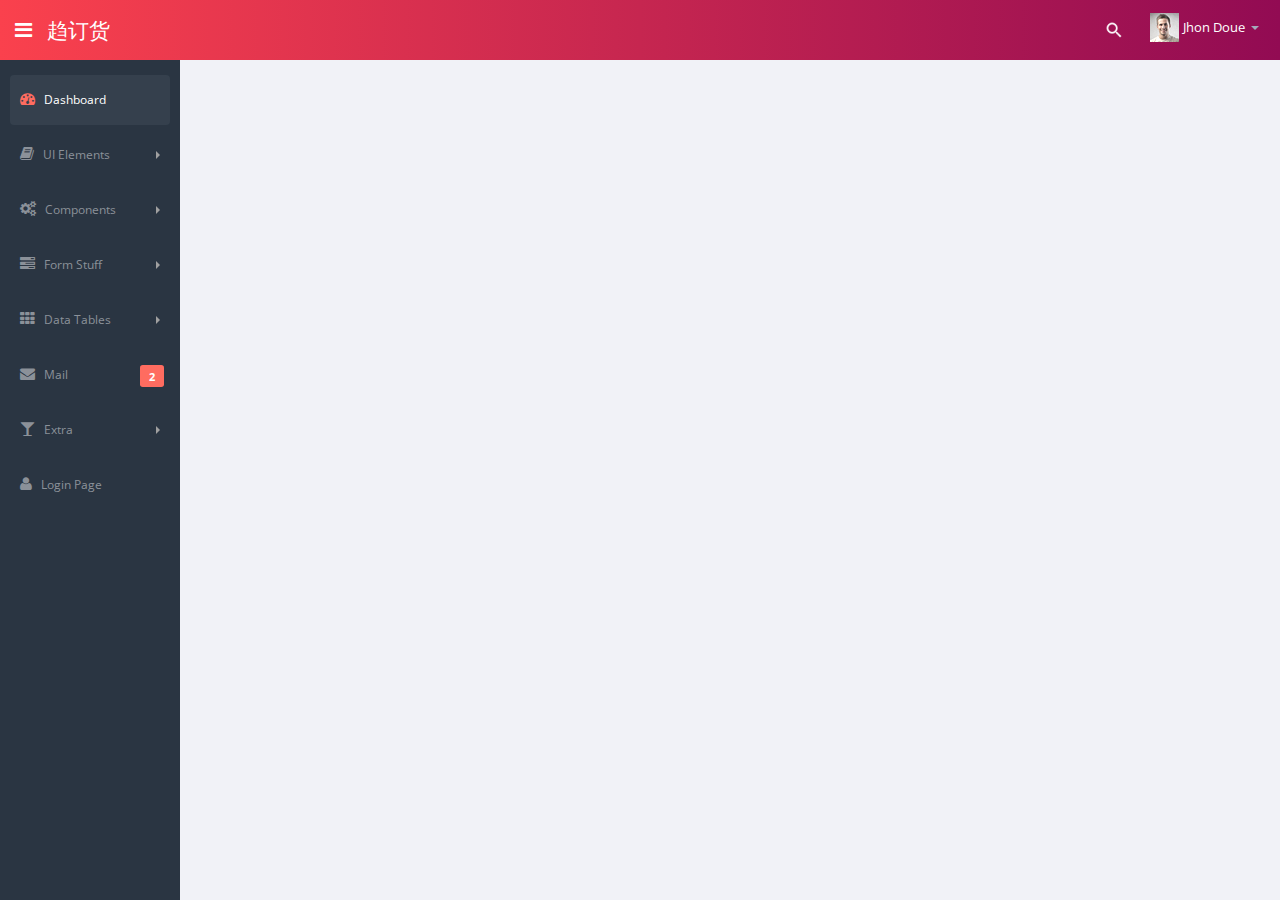
<file: Flatlab_Admin20160413/index.html>
<!DOCTYPE html>
<html lang="en">
  <head>
    <meta charset="utf-8">
    <meta name="viewport" content="width=device-width, initial-scale=1.0">
    <meta name="description" content="">
    <meta name="author" content="Mosaddek">
    <meta name="keyword" content="FlatLab, Dashboard, Bootstrap, Admin, Template, Theme, Responsive, Fluid, Retina">
    <link rel="shortcut icon" href="img/favicon.html">

    <title>FlatLab - Flat & Responsive Bootstrap Admin Template</title>

    <!-- Bootstrap core CSS -->
    <link href="css/bootstrap.min.css" rel="stylesheet">
    <link href="css/bootstrap-reset.css" rel="stylesheet">
    <!--external css-->
    <link href="assets/font-awesome/css/font-awesome.css" rel="stylesheet" />
    <link href="assets/jquery-easy-pie-chart/jquery.easy-pie-chart.css" rel="stylesheet" type="text/css" media="screen"/>
    <link rel="stylesheet" href="css/owl.carousel.css" type="text/css">
    <!-- Custom styles for this template -->
    <link href="css/style.css" rel="stylesheet">
    <link href="css/style-responsive.css" rel="stylesheet" />

    <!-- HTML5 shim and Respond.js IE8 support of HTML5 tooltipss and media queries -->
    <!--[if lt IE 9]>
      <script src="js/html5shiv.js"></script>
      <script src="js/respond.min.js"></script>
    <![endif]-->
  </head>

  <body>

  <section id="container" class="">
      <!--header start-->
      <header class="header white-bg">
            <div class="sidebar-toggle-box">
                <div data-original-title="Toggle Navigation" data-placement="right" class="icon-reorder tooltips"></div>
            </div>
            <!--logo start-->
            <a href="#" class="logo">趋订货</a>
            <!--logo end-->
            <div class="top-nav ">
                <!--search & user info start-->
                <ul class="nav pull-right top-menu">
                    <li>
                        <input type="text" class="form-control search" placeholder="Search">
										</li>
                    <!-- user login dropdown start-->
                    <li class="dropdown">
                        <a data-toggle="dropdown" class="dropdown-toggle" href="#">
                            <img alt="" src="img/avatar1_small.jpg">
                            <span class="username">Jhon Doue</span>
                            <b class="caret"></b>
                        </a>
                        <ul class="dropdown-menu extended logout">
                            <div class="log-arrow-up"></div>
                            <!-- <li><a href="#"><i class=" icon-suitcase"></i>Profile</a></li> -->
                            <li><a href="#"><i class="icon-cog"></i> Settings</a></li>
                            <li><a href="#"><i class="icon-bell-alt"></i> Notification</a></li>
                            <li><a href="login.html"><i class="icon-key"></i> Log Out</a></li>
                        </ul>
                    </li>
                    <!-- user login dropdown end -->
                </ul>
                <!--search & user info end-->
            </div>
        </header>
      <!--header end-->
      <!--sidebar start-->
      <aside>
          <div id="sidebar"  class="nav-collapse ">
              <!-- sidebar menu start-->
              <ul class="sidebar-menu">
                  <li class="active">
                      <a class="" href="index.html">
                          <i class="icon-dashboard"></i>
                          <span>Dashboard</span>
                      </a>
                  </li>
                  <li class="sub-menu">
                      <a href="javascript:;" class="">
                          <i class="icon-book"></i>
                          <span>UI Elements</span>
                          <span class="arrow"></span>
                      </a>
                      <ul class="sub">
                          <li><a class="" href="general.html">General</a></li>
                          <li><a class="" href="buttons.html">Buttons</a></li>
                          <li><a class="" href="widget.html">Widget</a></li>
                          <li><a class="" href="slider.html">Slider</a></li>
                          <li><a class="" href="font_awesome.html">Font Awesome</a></li>
                      </ul>
                  </li>
                  <li class="sub-menu">
                      <a href="javascript:;" class="">
                          <i class="icon-cogs"></i>
                          <span>Components</span>
                          <span class="arrow"></span>
                      </a>
                      <ul class="sub">
                          <li><a class="" href="grids.html">Grids</a></li>
                          <li><a class="" href="calendar.html">Calendar</a></li>
                          <li><a class="" href="charts.html">Charts</a></li>
                      </ul>
                  </li>
                  <li class="sub-menu">
                      <a href="javascript:;" class="">
                          <i class="icon-tasks"></i>
                          <span>Form Stuff</span>
                          <span class="arrow"></span>
                      </a>
                      <ul class="sub">
                          <li><a class="" href="form_component.html">Form Components</a></li>
                          <li><a class="" href="form_wizard.html">Form Wizard</a></li>
                          <li><a class="" href="form_validation.html">Form Validation</a></li>
                      </ul>
                  </li>
                  <li class="sub-menu">
                      <a href="javascript:;" class="">
                          <i class="icon-th"></i>
                          <span>Data Tables</span>
                          <span class="arrow"></span>
                      </a>
                      <ul class="sub">
                          <li><a class="" href="basic_table.html">Basic Table</a></li>
                          <li><a class="" href="dynamic_table.html">Dynamic Table</a></li>
                      </ul>
                  </li>
                  <li>
                      <a class="" href="inbox.html">
                          <i class="icon-envelope"></i>
                          <span>Mail </span>
                          <span class="label label-danger pull-right mail-info">2</span>
                      </a>
                  </li>
                  <li class="sub-menu">
                      <a href="javascript:;" class="">
                          <i class="icon-glass"></i>
                          <span>Extra</span>
                          <span class="arrow"></span>
                      </a>
                      <ul class="sub">
                          <li><a class="" href="blank.html">Blank Page</a></li>
                          <li><a class="" href="profile.html">Profile</a></li>
                          <li><a class="" href="invoice.html">Invoice</a></li>
                          <li><a class="" href="404.html">404 Error</a></li>
                          <li><a class="" href="500.html">500 Error</a></li>
                      </ul>
                  </li>
                  <li>
                      <a class="" href="login.html">
                          <i class="icon-user"></i>
                          <span>Login Page</span>
                      </a>
                  </li>
              </ul>
              <!-- sidebar menu end-->
          </div>
      </aside>
      <!--sidebar end-->
      <!--main content start-->
      <section id="main-content">
					<section class="wrapper"></section>
      </section>
      <!--main content end-->
  </section>

    <!-- js placed at the end of the document so the pages load faster -->
    <script src="js/jquery.js"></script>
    <script src="js/jquery-1.8.3.min.js"></script>
    <script src="js/bootstrap.min.js"></script>
    <script src="js/jquery.scrollTo.min.js"></script>
    <script src="js/jquery.nicescroll.js" type="text/javascript"></script>
    <script src="js/jquery.sparkline.js" type="text/javascript"></script>
    <script src="assets/jquery-easy-pie-chart/jquery.easy-pie-chart.js"></script>
    <script src="js/owl.carousel.js" ></script>
    <script src="js/jquery.customSelect.min.js" ></script>

    <!--common script for all pages-->
    <script src="js/common-scripts.js"></script>

    <!--script for this page-->
    <script src="js/sparkline-chart.js"></script>
    <script src="js/easy-pie-chart.js"></script>

  <script>

      //owl carousel

      $(document).ready(function() {
          $("#owl-demo").owlCarousel({
              navigation : true,
              slideSpeed : 300,
              paginationSpeed : 400,
              singleItem : true

          });
      });

      //custom select box

      $(function(){
          $('select.styled').customSelect();
      });

  </script>

  </body>
</html>
</file>
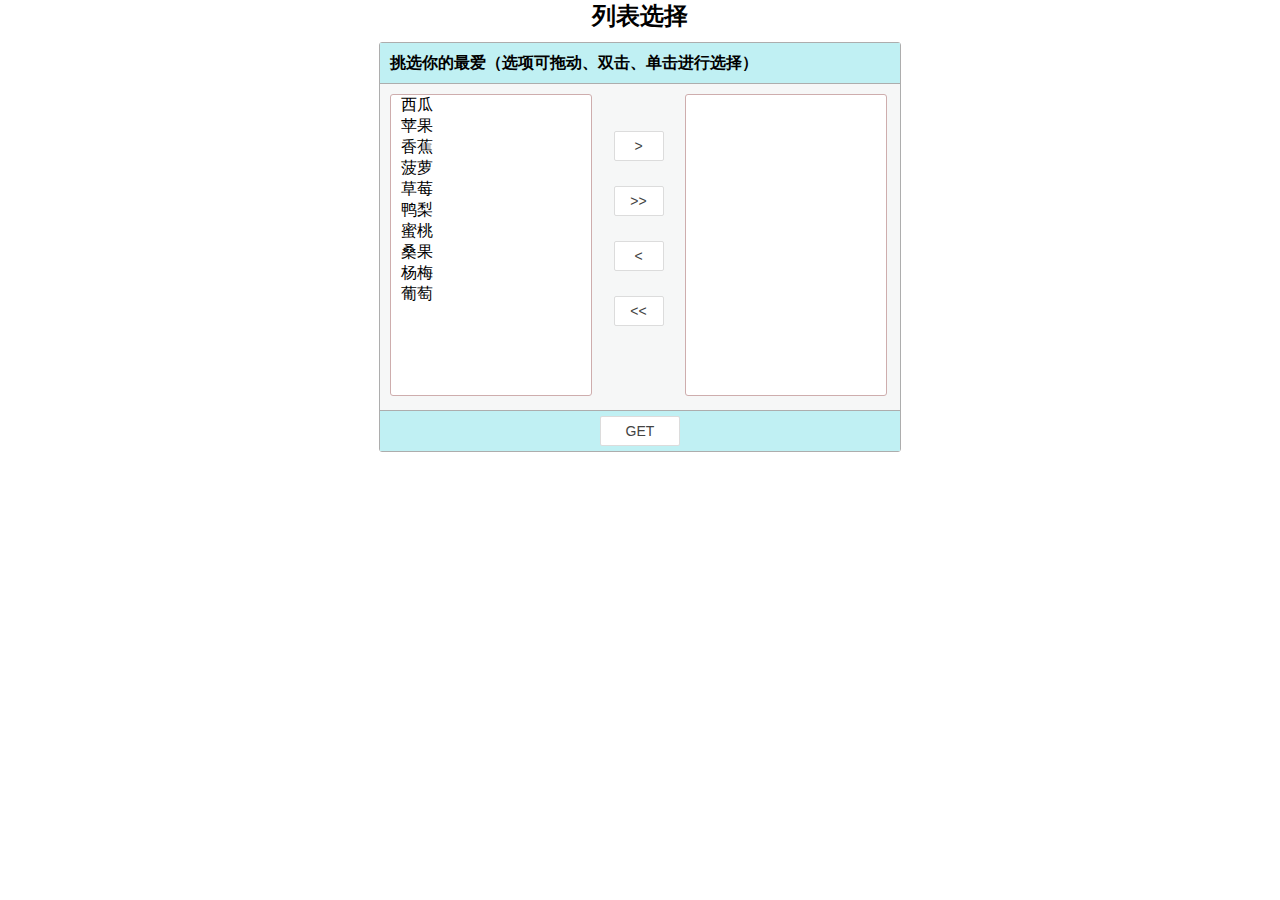
<file: jQueryliestxz/index.html>
<!doctype html>
<html>
	<head>
		<title>jquery 列表选择</title>
		<meta charset="utf-8">
		<link rel="stylesheet" href="css/list-style.css">
		<script src="js/jquery.js"></script>
		<script src="js/jquery-ui.js"></script>
		<script src="js/list-script.js"></script>
		<script>
			$(function(){
				// 是否开启选项可拖动，选项可双击
				$('#selectTitle').initList({
					openDrag: true,
					openDblClick: true
				});
			});
		</script>
	</head>
	<body>
		<h2 style="text-align:center;">列表选择</h2>
		<div id="selectTitle" class="list-select">
			<div class="list-title">
				<h4>挑选你的最爱（选项可拖动、双击、单击进行选择）</h4>
			</div>
			<div class="list-body">
				<ul class="item-box left-box">
					<!-- 左边框初始化待选项 -->
					<li class="item" data-id="xigua">西瓜</li>
					<li class="item" data-id="pingguo">苹果</li>
					<li class="item" data-id="xiangjiao">香蕉</li>
					<li class="item" data-id="boluo">菠萝</li>
					<li class="item" data-id="caomei">草莓</li>
					<li class="item" data-id="yali">鸭梨</li>
					<li class="item" data-id="mitao">蜜桃</li>
					<li class="item" data-id="sangguo">桑果</li>
					<li class="item" data-id="yangmei">杨梅</li>
					<li class="item" data-id="putao">葡萄</li>
				</ul>
				<div class="center-box">
					<button class="add-one" title="添加选中项">></button>
					<button class="add-all" title="添加全部">>></button>
					<button class="remove-one" title="移除选中项"><</button>
					<button class="remove-all" title="移除全部"><<</button>
				</div>
				<ul class="item-box right-box">
					<!-- 右边框存放已选项 -->
				</ul>
			</div>
			<div class="list-footer">
				<button class="selected-val" title="获取选择值，输出到控制台">GET</button>
			</div>
		</div>
	</body>
</html>
</file>
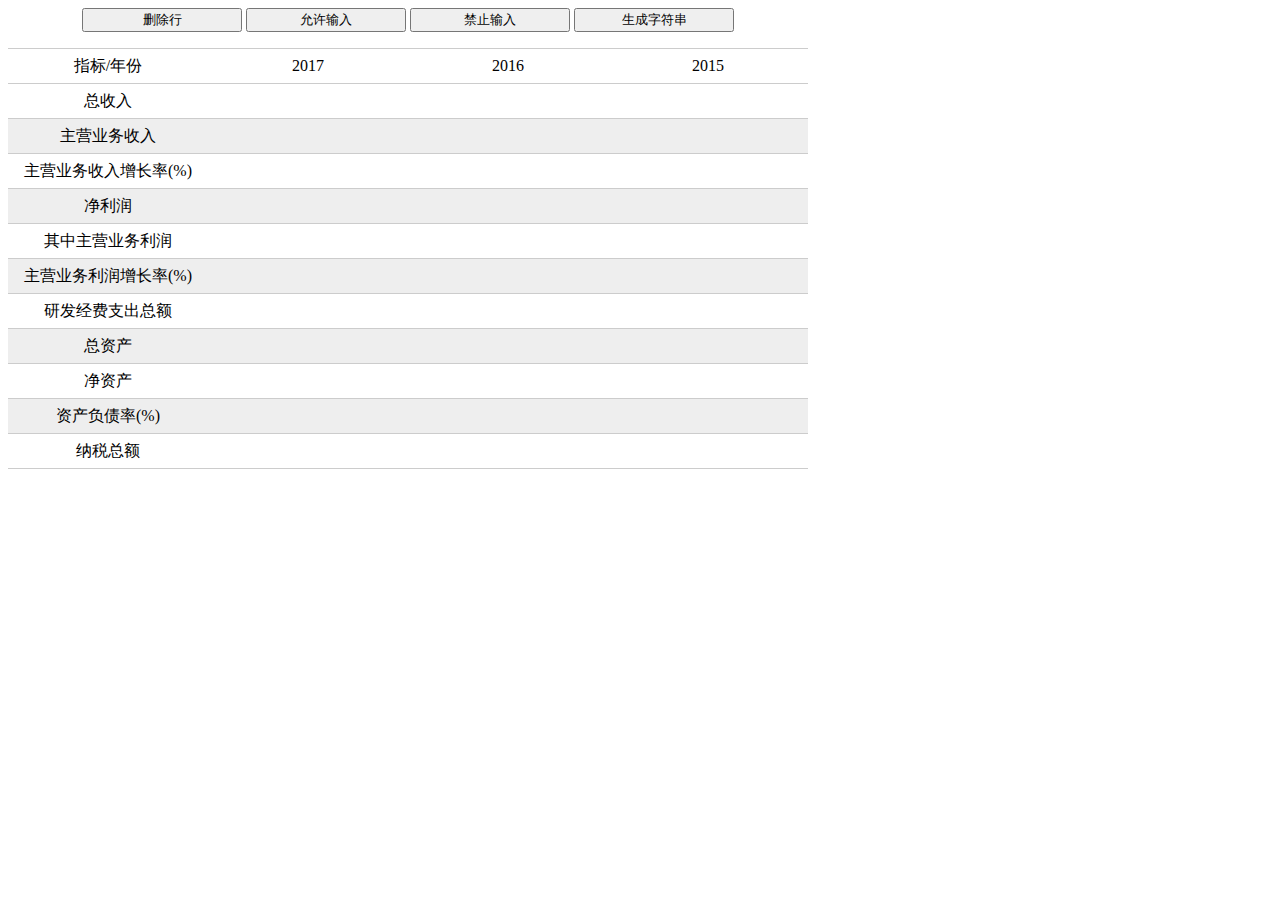
<file: demo1.html>
<html lang="en">
  <head>
    <meta charset="UTF-8">
    <title>创建表格</title>
    <script src="./jquery-3.2.1.min.js"></script>
    <style>
      .container, .banner {
        width: 800px;
      }
      .banner > p {
        text-align: center;
      }
      .banner > p button {
        width: 20%;
      }
      .container > table {
        width: inherit;
        border-collapse: collapse;
        table-layout: fixed;
      }
      .container > table > thead tr {
        border-top: 1px solid #ccc;
        border-bottom: 1px solid #ccc;
        text-align: center;
        height: 35px;
      }
      .container > table > tbody tr {
        border-bottom: 1px solid #ccc;  
        text-align: center;
        height: 35px;
        transition: all 0.2s;
      }
      .container > table > tbody tr:nth-child(2n) {
        background: #eee;
      }
      .container > table > tbody tr:hover {
        box-shadow: 0 -2px 10px 2px rgb(199, 197, 197);
      }
      .container > table td {
        padding: 4px 10px;
      }
      .container > table td[contenteditable = "true"] {
        outline: none;
      }
    </style>
  </head>
  <body>
    <div class="banner">
      <p>
        <button class="delTable" onclick="mc.delTr('.container')">删除行</button>
        <button class="enableType" onclick="mc.enableType()">允许输入</button>
        <button class="disType" onclick="mc.disType()">禁止输入</button>
        <button class="createStr" onclick="mc.sublimeTable('.container')">生成字符串</button>
        <p class="str"></p>
      </p>
    </div>
    <div class="container">
      <table>
        <thead></thead>
        <tbody></tbody>
      </table>
    </div>
  </body>
  <script src="./demo1.js"></script>
  <script>
    $(function () {
      var data = {
        "gridHeader" : "指标\/年份,2017,2016,2015",
        "gridData" : [
          {
            "rowId" : "ff80808159909d62015991aa51ab0133",
            "rowData" : "总收入,,,"
          },
          {
            "rowId" : "ff80808159909d62015991aa51ab0134",
            "rowData" : "主营业务收入,,,"
          },
          {
            "rowId" : "ff80808159909d62015991aa51ab0135",
            "rowData" : "主营业务收入增长率(%),,,"
          },
          {
            "rowId" : "ff80808159909d62015991aa51ab0136",
            "rowData" : "净利润,,,"
          },
          {
            "rowId" : "ff80808159909d62015991aa51ab0137",
            "rowData" : "其中主营业务利润,,,"
          },
          {
            "rowId" : "ff80808159909d62015991aa51ab0138",
            "rowData" : "主营业务利润增长率(%),,,"
          },
          {
            "rowId" : "ff80808159909d62015991aa51ab0139",
            "rowData" : "研发经费支出总额,,,"
          },
          {
            "rowId" : "ff80808159909d62015991aa51ab013a",
            "rowData" : "总资产,,,"
          },
          {
            "rowId" : "ff80808159909d62015991aa51ab013b",
            "rowData" : "净资产,,,"
          },
          {
            "rowId" : "ff80808159909d62015991aa51ab013c",
            "rowData" : "资产负债率(%),,,"
          },
          {
            "rowId" : "e5a59c985b12a6f1015b18cf6ec90683",
            "rowData" : "纳税总额,,,"
          }  
        ],
        "dataType" : "create"
      };
      mc.getTable(data, $(".container"));
      mc.onlyText();
    }); 
  </script>
  </html>
</file>
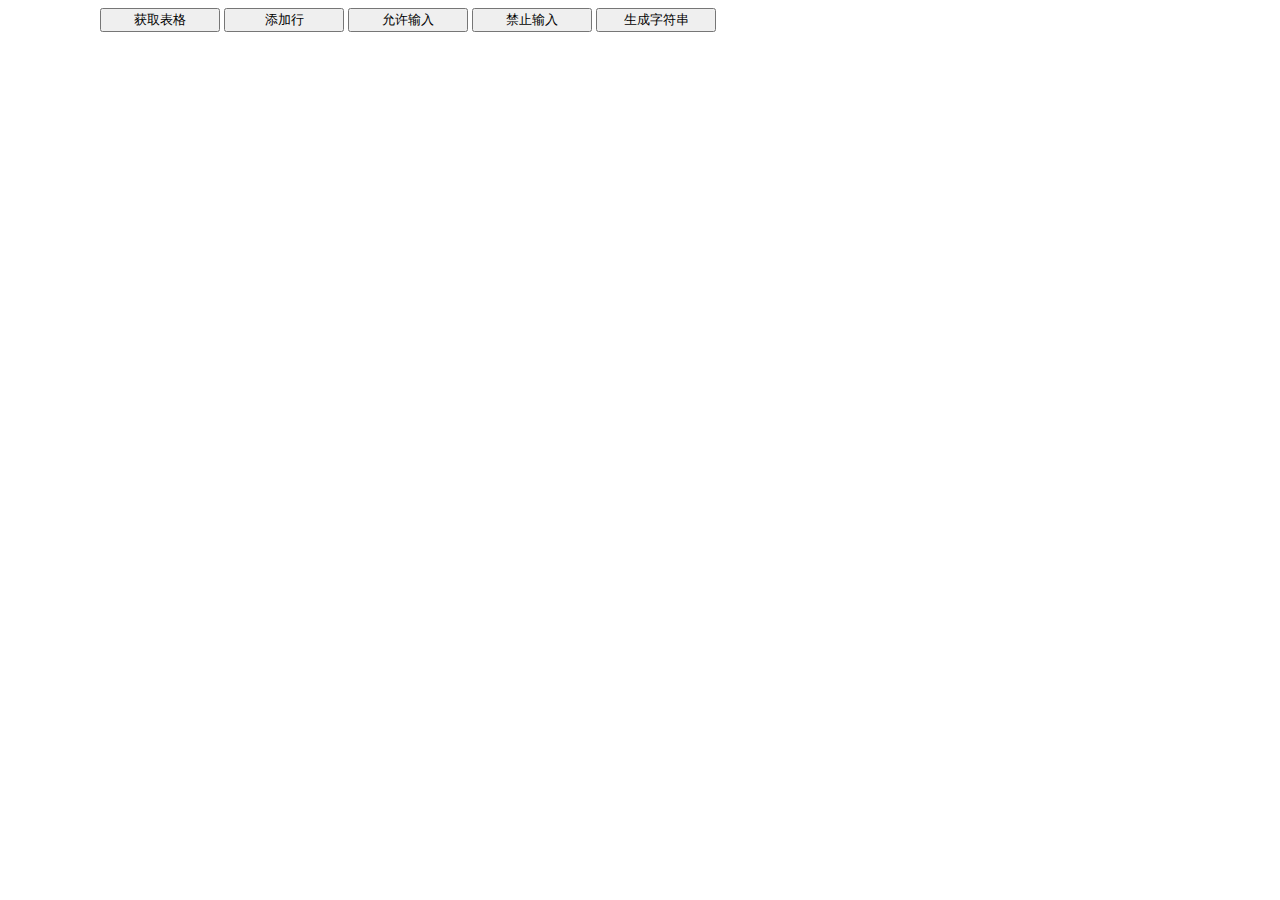
<file: test.html>
<html lang="en">
<head>
  <meta charset="UTF-8">
  <title>创建表格</title>
  <script src="./jquery-3.2.1.min.js"></script>
  <style>
    .container {
      width: 800px;
    }
    .container > p {
      text-align: center;
    }
    .container > p button {
      width: 15%;
    }
    .container > table {
      width: inherit;
      border-collapse: collapse;
      table-layout: fixed;
    }
    .container > table > thead tr {
      border-top: 1px solid #ccc;
      border-bottom: 1px solid #ccc;
      text-align: center;
      height: 35px;
    }
    .container > table > tbody tr {
      border-bottom: 1px solid #ccc;  
      text-align: center;
      height: 35px;
      transition: all 0.2s;
    }
    .container > table > tbody tr:nth-child(2n) {
      background: #eee;
    }
    .container > table > tbody tr:hover {
      box-shadow: 0 -2px 10px 2px rgb(199, 197, 197);
    }
    .container > table td {
      padding: 4px 10px;
    }
    .container > table td[contenteditable = "true"] {
      outline: none;
    }
    .hello {
      background: #fff;
    }
  </style>
</head>
<body>
  <div class="container">
    <p>
      <button class="getTableData">获取表格</button>
      <button class="addTable">添加行</button>
      <button class="enableType">允许输入</button>
      <button class="disType">禁止输入</button>
      <button class="createStr">生成字符串</button>
      <p class="str"></p>
    </p>
    <table>
      <thead></thead>
      <tbody></tbody>
    </table>
  </div>
</body>
<script src="js.js"></script>
</html>
</file>
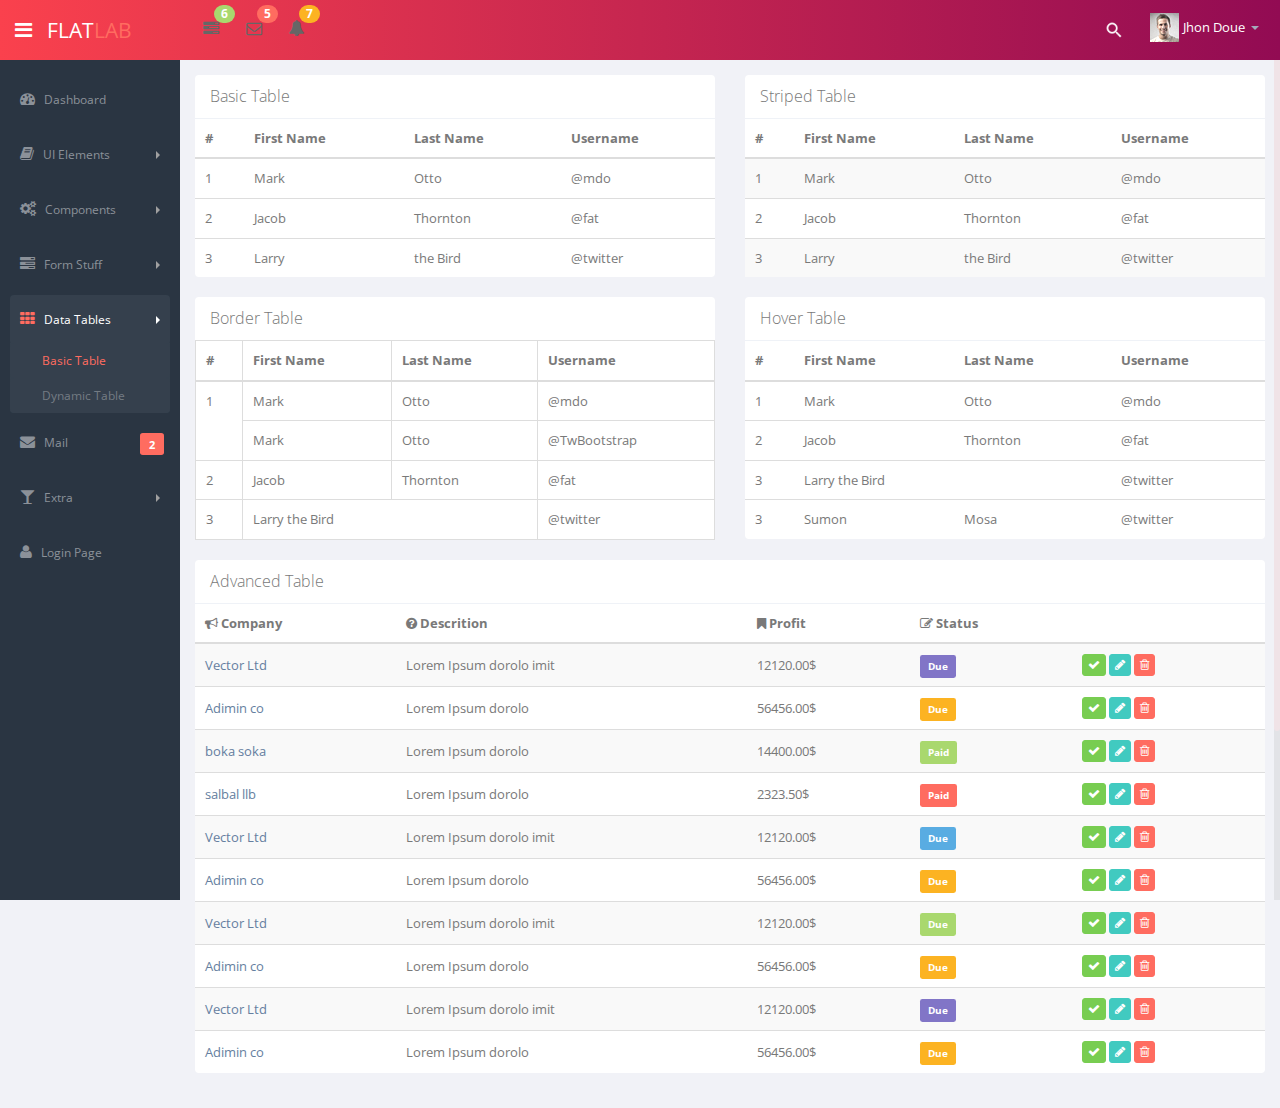
<file: Flatlab_Admin20160413/basic_table.html>
<!DOCTYPE html>
<html lang="en">
  <head>
    <meta charset="utf-8">
    <meta name="viewport" content="width=device-width, initial-scale=1.0">
    <meta name="description" content="">
    <meta name="author" content="Mosaddek">
    <meta name="keyword" content="FlatLab, Dashboard, Bootstrap, Admin, Template, Theme, Responsive, Fluid, Retina">
    <link rel="shortcut icon" href="img/favicon.html">

    <title>Basic Table</title>

    <!-- Bootstrap core CSS -->
    <link href="css/bootstrap.min.css" rel="stylesheet">
    <link href="css/bootstrap-reset.css" rel="stylesheet">
    <!--external css-->
    <link href="assets/font-awesome/css/font-awesome.css" rel="stylesheet" />
    <!-- Custom styles for this template -->
    <link href="css/style.css" rel="stylesheet">
    <link href="css/style-responsive.css" rel="stylesheet" />

    <!-- HTML5 shim and Respond.js IE8 support of HTML5 tooltipss and media queries -->
    <!--[if lt IE 9]>
      <script src="js/html5shiv.js"></script>
      <script src="js/respond.min.js"></script>
    <![endif]-->
  </head>

  <body>

  <section id="container" class="">
      <!--header start-->
      <header class="header white-bg">
          <div class="sidebar-toggle-box">
              <div data-original-title="Toggle Navigation" data-placement="right" class="icon-reorder tooltips"></div>
          </div>
          <!--logo start-->
          <a href="#" class="logo" >Flat<span>lab</span></a>
          <!--logo end-->
          <div class="nav notify-row" id="top_menu">
            <!--  notification start -->
            <ul class="nav top-menu">
              <!-- settings start -->
              <li class="dropdown">
                  <a data-toggle="dropdown" class="dropdown-toggle" href="#">
                      <i class="icon-tasks"></i>
                      <span class="badge bg-success">6</span>
                  </a>
                  <ul class="dropdown-menu extended tasks-bar">
                      <div class="notify-arrow notify-arrow-green"></div>
                      <li>
                          <p class="green">You have 6 pending tasks</p>
                      </li>
                      <li>
                          <a href="#">
                              <div class="task-info">
                                  <div class="desc">Dashboard v1.3</div>
                                  <div class="percent">40%</div>
                              </div>
                              <div class="progress progress-striped">
                                  <div class="progress-bar progress-bar-success" role="progressbar" aria-valuenow="40" aria-valuemin="0" aria-valuemax="100" style="width: 40%">
                                      <span class="sr-only">40% Complete (success)</span>
                                  </div>
                              </div>
                          </a>
                      </li>
                      <li>
                          <a href="#">
                              <div class="task-info">
                                  <div class="desc">Database Update</div>
                                  <div class="percent">60%</div>
                              </div>
                              <div class="progress progress-striped">
                                  <div class="progress-bar progress-bar-warning" role="progressbar" aria-valuenow="60" aria-valuemin="0" aria-valuemax="100" style="width: 60%">
                                      <span class="sr-only">60% Complete (warning)</span>
                                  </div>
                              </div>
                          </a>
                      </li>
                      <li>
                          <a href="#">
                              <div class="task-info">
                                  <div class="desc">Iphone Development</div>
                                  <div class="percent">87%</div>
                              </div>
                              <div class="progress progress-striped">
                                  <div class="progress-bar progress-bar-info" role="progressbar" aria-valuenow="20" aria-valuemin="0" aria-valuemax="100" style="width: 87%">
                                      <span class="sr-only">87% Complete</span>
                                  </div>
                              </div>
                          </a>
                      </li>
                      <li>
                          <a href="#">
                              <div class="task-info">
                                  <div class="desc">Mobile App</div>
                                  <div class="percent">33%</div>
                              </div>
                              <div class="progress progress-striped">
                                  <div class="progress-bar progress-bar-danger" role="progressbar" aria-valuenow="80" aria-valuemin="0" aria-valuemax="100" style="width: 33%">
                                      <span class="sr-only">33% Complete (danger)</span>
                                  </div>
                              </div>
                          </a>
                      </li>
                      <li>
                          <a href="#">
                              <div class="task-info">
                                  <div class="desc">Dashboard v1.3</div>
                                  <div class="percent">45%</div>
                              </div>
                              <div class="progress progress-striped active">
                                  <div class="progress-bar"  role="progressbar" aria-valuenow="45" aria-valuemin="0" aria-valuemax="100" style="width: 45%">
                                      <span class="sr-only">45% Complete</span>
                                  </div>
                              </div>

                          </a>
                      </li>
                      <li class="external">
                          <a href="#">See All Tasks</a>
                      </li>
                  </ul>
              </li>
              <!-- settings end -->
              <!-- inbox dropdown start-->
              <li id="header_inbox_bar" class="dropdown">
                  <a data-toggle="dropdown" class="dropdown-toggle" href="#">
                      <i class="icon-envelope-alt"></i>
                      <span class="badge bg-important">5</span>
                  </a>
                  <ul class="dropdown-menu extended inbox">
                      <div class="notify-arrow notify-arrow-red"></div>
                      <li>
                          <p class="red">You have 5 new messages</p>
                      </li>
                      <li>
                          <a href="#">
                              <span class="photo"><img alt="avatar" src="img/avatar-mini.jpg"></span>
                                    <span class="subject">
                                    <span class="from">Jonathan Smith</span>
                                    <span class="time">Just now</span>
                                    </span>
                                    <span class="message">
                                        Hello, this is an example msg.
                                    </span>
                          </a>
                      </li>
                      <li>
                          <a href="#">
                              <span class="photo"><img alt="avatar" src="img/avatar-mini2.jpg"></span>
                                    <span class="subject">
                                    <span class="from">Jhon Doe</span>
                                    <span class="time">10 mins</span>
                                    </span>
                                    <span class="message">
                                     Hi, Jhon Doe Bhai how are you ?
                                    </span>
                          </a>
                      </li>
                      <li>
                          <a href="#">
                              <span class="photo"><img alt="avatar" src="img/avatar-mini3.jpg"></span>
                                    <span class="subject">
                                    <span class="from">Jason Stathum</span>
                                    <span class="time">3 hrs</span>
                                    </span>
                                    <span class="message">
                                        This is awesome dashboard.
                                    </span>
                          </a>
                      </li>
                      <li>
                          <a href="#">
                              <span class="photo"><img alt="avatar" src="img/avatar-mini4.jpg"></span>
                                    <span class="subject">
                                    <span class="from">Jondi Rose</span>
                                    <span class="time">Just now</span>
                                    </span>
                                    <span class="message">
                                        Hello, this is metrolab
                                    </span>
                          </a>
                      </li>
                      <li>
                          <a href="#">See all messages</a>
                      </li>
                  </ul>
              </li>
              <!-- inbox dropdown end -->
              <!-- notification dropdown start-->
              <li id="header_notification_bar" class="dropdown">
                  <a data-toggle="dropdown" class="dropdown-toggle" href="#">

                      <i class="icon-bell-alt"></i>
                      <span class="badge bg-warning">7</span>
                  </a>
                  <ul class="dropdown-menu extended notification">
                      <div class="notify-arrow notify-arrow-yellow"></div>
                      <li>
                          <p class="yellow">You have 7 new notifications</p>
                      </li>
                      <li>
                          <a href="#">
                              <span class="label label-danger"><i class="icon-bolt"></i></span>
                              Server #3 overloaded.
                              <span class="small italic">34 mins</span>
                          </a>
                      </li>
                      <li>
                          <a href="#">
                              <span class="label label-warning"><i class="icon-bell"></i></span>
                              Server #10 not respoding.
                              <span class="small italic">1 Hours</span>
                          </a>
                      </li>
                      <li>
                          <a href="#">
                              <span class="label label-danger"><i class="icon-bolt"></i></span>
                              Database overloaded 24%.
                              <span class="small italic">4 hrs</span>
                          </a>
                      </li>
                      <li>
                          <a href="#">
                              <span class="label label-success"><i class="icon-plus"></i></span>
                              New user registered.
                              <span class="small italic">Just now</span>
                          </a>
                      </li>
                      <li>
                          <a href="#">
                              <span class="label label-info"><i class="icon-bullhorn"></i></span>
                              Application error.
                              <span class="small italic">10 mins</span>
                          </a>
                      </li>
                      <li>
                          <a href="#">See all notifications</a>
                      </li>
                  </ul>
              </li>
              <!-- notification dropdown end -->
          </ul>
          </div>
          <div class="top-nav ">
              <ul class="nav pull-right top-menu">
                  <li>
                      <input type="text" class="form-control search" placeholder="Search">
                  </li>
                  <!-- user login dropdown start-->
                  <li class="dropdown">
                      <a data-toggle="dropdown" class="dropdown-toggle" href="#">
                          <img alt="" src="img/avatar1_small.jpg">
                          <span class="username">Jhon Doue</span>
                          <b class="caret"></b>
                      </a>
                      <ul class="dropdown-menu extended logout">
                          <div class="log-arrow-up"></div>
                          <li><a href="#"><i class=" icon-suitcase"></i>Profile</a></li>
                          <li><a href="#"><i class="icon-cog"></i> Settings</a></li>
                          <li><a href="#"><i class="icon-bell-alt"></i> Notification</a></li>
                          <li><a href="login.html"><i class="icon-key"></i> Log Out</a></li>
                      </ul>
                  </li>
                  <!-- user login dropdown end -->
              </ul>
          </div>
      </header>
      <!--header end-->
      <!--sidebar start-->
      <aside>
          <div id="sidebar"  class="nav-collapse ">
              <!-- sidebar menu start-->
              <ul class="sidebar-menu">
                  <li class="">
                      <a class="" href="index.html">
                          <i class="icon-dashboard"></i>
                          <span>Dashboard</span>
                      </a>
                  </li>
                  <li class="sub-menu">
                      <a href="javascript:;" class="">
                          <i class="icon-book"></i>
                          <span>UI Elements</span>
                          <span class="arrow"></span>
                      </a>
                      <ul class="sub">
                          <li><a class="" href="general.html">General</a></li>
                          <li><a class="" href="buttons.html">Buttons</a></li>
                          <li><a class="" href="widget.html">Widget</a></li>
                          <li><a class="" href="slider.html">Slider</a></li>
                          <li><a class="" href="font_awesome.html">Font Awesome</a></li>
                      </ul>
                  </li>
                  <li class="sub-menu">
                      <a href="javascript:;" class="">
                          <i class="icon-cogs"></i>
                          <span>Components</span>
                          <span class="arrow"></span>
                      </a>
                      <ul class="sub">
                          <li><a class="" href="grids.html">Grids</a></li>
                          <li><a class="" href="calendar.html">Calendar</a></li>
                          <li><a class="" href="charts.html">Charts</a></li>
                      </ul>
                  </li>
                  <li class="sub-menu">
                      <a href="javascript:;" class="">
                          <i class="icon-tasks"></i>
                          <span>Form Stuff</span>
                          <span class="arrow"></span>
                      </a>
                      <ul class="sub">
                          <li><a class="" href="form_component.html">Form Components</a></li>
                          <li><a class="" href="form_wizard.html">Form Wizard</a></li>
                          <li><a class="" href="form_validation.html">Form Validation</a></li>
                      </ul>
                  </li>
                  <li class="sub-menu active">
                      <a href="javascript:;" class="">
                          <i class="icon-th"></i>
                          <span>Data Tables</span>
                          <span class="arrow"></span>
                      </a>
                      <ul class="sub">
                          <li class="active"><a class="" href="basic_table.html">Basic Table</a></li>
                          <li><a class="" href="dynamic_table.html">Dynamic Table</a></li>
                      </ul>
                  </li>
                  <li>
                      <a class="" href="inbox.html">
                          <i class="icon-envelope"></i>
                          <span>Mail </span>
                          <span class="label label-danger pull-right mail-info">2</span>
                      </a>
                  </li>
                  <li class="sub-menu">
                      <a href="javascript:;" class="">
                          <i class="icon-glass"></i>
                          <span>Extra</span>
                          <span class="arrow"></span>
                      </a>
                      <ul class="sub">
                          <li><a class="" href="blank.html">Blank Page</a></li>
                          <li><a class="" href="profile.html">Profile</a></li>
                          <li><a class="" href="invoice.html">Invoice</a></li>
                          <li><a class="" href="404.html">404 Error</a></li>
                          <li><a class="" href="500.html">500 Error</a></li>
                      </ul>
                  </li>
                  <li>
                      <a class="" href="login.html">
                          <i class="icon-user"></i>
                          <span>Login Page</span>
                      </a>
                  </li>
              </ul>
              <!-- sidebar menu end-->
          </div>
      </aside>
      <!--sidebar end-->
      <!--main content start-->
      <section id="main-content">
          <section class="wrapper">
              <!-- page start-->
              <div class="row">
                  <div class="col-sm-6">
                      <section class="panel">
                          <header class="panel-heading">
                              Basic Table
                          </header>
                          <table class="table">
                              <thead>
                              <tr>
                                  <th>#</th>
                                  <th>First Name</th>
                                  <th>Last Name</th>
                                  <th>Username</th>
                              </tr>
                              </thead>
                              <tbody>
                              <tr>
                                  <td>1</td>
                                  <td>Mark</td>
                                  <td>Otto</td>
                                  <td>@mdo</td>
                              </tr>
                              <tr>
                                  <td>2</td>
                                  <td>Jacob</td>
                                  <td>Thornton</td>
                                  <td>@fat</td>
                              </tr>
                              <tr>
                                  <td>3</td>
                                  <td>Larry</td>
                                  <td>the Bird</td>
                                  <td>@twitter</td>
                              </tr>
                              </tbody>
                          </table>
                      </section>
                  </div>
                  <div class="col-sm-6">
                      <section class="panel">
                          <header class="panel-heading">
                              Striped Table
                          </header>
                          <table class="table table-striped">
                              <thead>
                              <tr>
                                  <th>#</th>
                                  <th>First Name</th>
                                  <th>Last Name</th>
                                  <th>Username</th>
                              </tr>
                              </thead>
                              <tbody>
                              <tr>
                                  <td>1</td>
                                  <td>Mark</td>
                                  <td>Otto</td>
                                  <td>@mdo</td>
                              </tr>
                              <tr>
                                  <td>2</td>
                                  <td>Jacob</td>
                                  <td>Thornton</td>
                                  <td>@fat</td>
                              </tr>
                              <tr>
                                  <td>3</td>
                                  <td>Larry</td>
                                  <td>the Bird</td>
                                  <td>@twitter</td>
                              </tr>
                              </tbody>
                          </table>
                      </section>
                  </div>
              </div>
              <div class="row">
                  <div class="col-sm-6">
                      <section class="panel">
                          <header class="panel-heading no-border">
                              Border Table
                          </header>
                          <table class="table table-bordered">
                              <thead>
                              <tr>
                                  <th>#</th>
                                  <th>First Name</th>
                                  <th>Last Name</th>
                                  <th>Username</th>
                              </tr>
                              </thead>
                              <tbody>
                              <tr>
                                  <td rowspan="2">1</td>
                                  <td>Mark</td>
                                  <td>Otto</td>
                                  <td>@mdo</td>
                              </tr>
                              <tr>
                                  <td>Mark</td>
                                  <td>Otto</td>
                                  <td>@TwBootstrap</td>
                              </tr>
                              <tr>
                                  <td>2</td>
                                  <td>Jacob</td>
                                  <td>Thornton</td>
                                  <td>@fat</td>
                              </tr>
                              <tr>
                                  <td>3</td>
                                  <td colspan="2">Larry the Bird</td>
                                  <td>@twitter</td>
                              </tr>
                              </tbody>
                          </table>
                      </section>
                  </div>
                  <div class="col-sm-6">
                      <section class="panel">
                          <header class="panel-heading">
                              Hover Table
                          </header>
                          <table class="table table-hover">
                              <thead>
                              <tr>
                                  <th>#</th>
                                  <th>First Name</th>
                                  <th>Last Name</th>
                                  <th>Username</th>
                              </tr>
                              </thead>
                              <tbody>
                              <tr>
                                  <td>1</td>
                                  <td>Mark</td>
                                  <td>Otto</td>
                                  <td>@mdo</td>
                              </tr>
                              <tr>
                                  <td>2</td>
                                  <td>Jacob</td>
                                  <td>Thornton</td>
                                  <td>@fat</td>
                              </tr>
                              <tr>
                                  <td>3</td>
                                  <td colspan="2">Larry the Bird</td>
                                  <td>@twitter</td>
                              </tr>
                              <tr>
                                  <td>3</td>
                                  <td>Sumon</td>
                                  <td>Mosa</td>
                                  <td>@twitter</td>
                              </tr>
                              </tbody>
                          </table>
                      </section>
                  </div>
              </div>
              <div class="row">
                  <div class="col-lg-12">
                      <section class="panel">
                          <header class="panel-heading">
                              Advanced Table
                          </header>
                          <table class="table table-striped table-advance table-hover">
                              <thead>
                              <tr>
                                  <th><i class="icon-bullhorn"></i> Company</th>
                                  <th class="hidden-phone"><i class="icon-question-sign"></i> Descrition</th>
                                  <th><i class="icon-bookmark"></i> Profit</th>
                                  <th><i class=" icon-edit"></i> Status</th>
                                  <th></th>
                              </tr>
                              </thead>
                              <tbody>
                              <tr>
                                  <td><a href="#">Vector Ltd</a></td>
                                  <td class="hidden-phone">Lorem Ipsum dorolo imit</td>
                                  <td>12120.00$ </td>
                                  <td><span class="label label-info label-mini">Due</span></td>
                                  <td>
                                      <button class="btn btn-success btn-xs"><i class="icon-ok"></i></button>
                                      <button class="btn btn-primary btn-xs"><i class="icon-pencil"></i></button>
                                      <button class="btn btn-danger btn-xs"><i class="icon-trash "></i></button>
                                  </td>
                              </tr>
                              <tr>
                                  <td>
                                      <a href="#">
                                          Adimin co
                                      </a>
                                  </td>
                                  <td class="hidden-phone">Lorem Ipsum dorolo</td>
                                  <td>56456.00$ </td>
                                  <td><span class="label label-warning label-mini">Due</span></td>
                                  <td>
                                      <button class="btn btn-success btn-xs"><i class="icon-ok"></i></button>
                                      <button class="btn btn-primary btn-xs"><i class="icon-pencil"></i></button>
                                      <button class="btn btn-danger btn-xs"><i class="icon-trash "></i></button>
                                  </td>
                              </tr>
                              <tr>
                                  <td>
                                      <a href="#">
                                          boka soka
                                      </a>
                                  </td>
                                  <td class="hidden-phone">Lorem Ipsum dorolo</td>
                                  <td>14400.00$ </td>
                                  <td><span class="label label-success label-mini">Paid</span></td>
                                  <td>
                                      <button class="btn btn-success btn-xs"><i class="icon-ok"></i></button>
                                      <button class="btn btn-primary btn-xs"><i class="icon-pencil"></i></button>
                                      <button class="btn btn-danger btn-xs"><i class="icon-trash "></i></button>
                                  </td>
                              </tr>
                              <tr>
                                  <td>
                                      <a href="#">
                                          salbal llb
                                      </a>
                                  </td>
                                  <td class="hidden-phone">Lorem Ipsum dorolo</td>
                                  <td>2323.50$ </td>
                                  <td><span class="label label-danger label-mini">Paid</span></td>
                                  <td>
                                      <button class="btn btn-success btn-xs"><i class="icon-ok"></i></button>
                                      <button class="btn btn-primary btn-xs"><i class="icon-pencil"></i></button>
                                      <button class="btn btn-danger btn-xs"><i class="icon-trash "></i></button>
                                  </td>
                              </tr>
                              <tr>
                                  <td><a href="#">Vector Ltd</a></td>
                                  <td class="hidden-phone">Lorem Ipsum dorolo imit</td>
                                  <td>12120.00$ </td>
                                  <td><span class="label label-primary label-mini">Due</span></td>
                                  <td>
                                      <button class="btn btn-success btn-xs"><i class="icon-ok"></i></button>
                                      <button class="btn btn-primary btn-xs"><i class="icon-pencil"></i></button>
                                      <button class="btn btn-danger btn-xs"><i class="icon-trash "></i></button>
                                  </td>
                              </tr>
                              <tr>
                                  <td>
                                      <a href="#">
                                          Adimin co
                                      </a>
                                  </td>
                                  <td class="hidden-phone">Lorem Ipsum dorolo</td>
                                  <td>56456.00$ </td>
                                  <td><span class="label label-warning label-mini">Due</span></td>
                                  <td>
                                      <button class="btn btn-success btn-xs"><i class="icon-ok"></i></button>
                                      <button class="btn btn-primary btn-xs"><i class="icon-pencil"></i></button>
                                      <button class="btn btn-danger btn-xs"><i class="icon-trash "></i></button>
                                  </td>
                              </tr>
                              <tr>
                                  <td><a href="#">Vector Ltd</a></td>
                                  <td class="hidden-phone">Lorem Ipsum dorolo imit</td>
                                  <td>12120.00$ </td>
                                  <td><span class="label label-success label-mini">Due</span></td>
                                  <td>
                                      <button class="btn btn-success btn-xs"><i class="icon-ok"></i></button>
                                      <button class="btn btn-primary btn-xs"><i class="icon-pencil"></i></button>
                                      <button class="btn btn-danger btn-xs"><i class="icon-trash "></i></button>
                                  </td>
                              </tr>
                              <tr>
                                  <td>
                                      <a href="#">
                                          Adimin co
                                      </a>
                                  </td>
                                  <td class="hidden-phone">Lorem Ipsum dorolo</td>
                                  <td>56456.00$ </td>
                                  <td><span class="label label-warning label-mini">Due</span></td>
                                  <td>
                                      <button class="btn btn-success btn-xs"><i class="icon-ok"></i></button>
                                      <button class="btn btn-primary btn-xs"><i class="icon-pencil"></i></button>
                                      <button class="btn btn-danger btn-xs"><i class="icon-trash "></i></button>
                                  </td>
                              </tr>
                              <tr>
                                  <td><a href="#">Vector Ltd</a></td>
                                  <td class="hidden-phone">Lorem Ipsum dorolo imit</td>
                                  <td>12120.00$ </td>
                                  <td><span class="label label-info label-mini">Due</span></td>
                                  <td>
                                      <button class="btn btn-success btn-xs"><i class="icon-ok"></i></button>
                                      <button class="btn btn-primary btn-xs"><i class="icon-pencil"></i></button>
                                      <button class="btn btn-danger btn-xs"><i class="icon-trash "></i></button>
                                  </td>
                              </tr>
                              <tr>
                                  <td>
                                      <a href="#">
                                          Adimin co
                                      </a>
                                  </td>
                                  <td class="hidden-phone">Lorem Ipsum dorolo</td>
                                  <td>56456.00$ </td>
                                  <td><span class="label label-warning label-mini">Due</span></td>
                                  <td>
                                      <button class="btn btn-success btn-xs"><i class="icon-ok"></i></button>
                                      <button class="btn btn-primary btn-xs"><i class="icon-pencil"></i></button>
                                      <button class="btn btn-danger btn-xs"><i class="icon-trash "></i></button>
                                  </td>
                              </tr>
                              </tbody>
                          </table>
                      </section>
                  </div>
              </div>
              <!-- page end-->
          </section>
      </section>
      <!--main content end-->
  </section>

    <!-- js placed at the end of the document so the pages load faster -->
    <script src="js/jquery.js"></script>
    <script src="js/bootstrap.min.js"></script>
    <script src="js/jquery.scrollTo.min.js"></script>
    <script src="js/jquery.nicescroll.js" type="text/javascript"></script>


    <!--common script for all pages-->
    <script src="js/common-scripts.js"></script>


  </body>
</html>
</file>
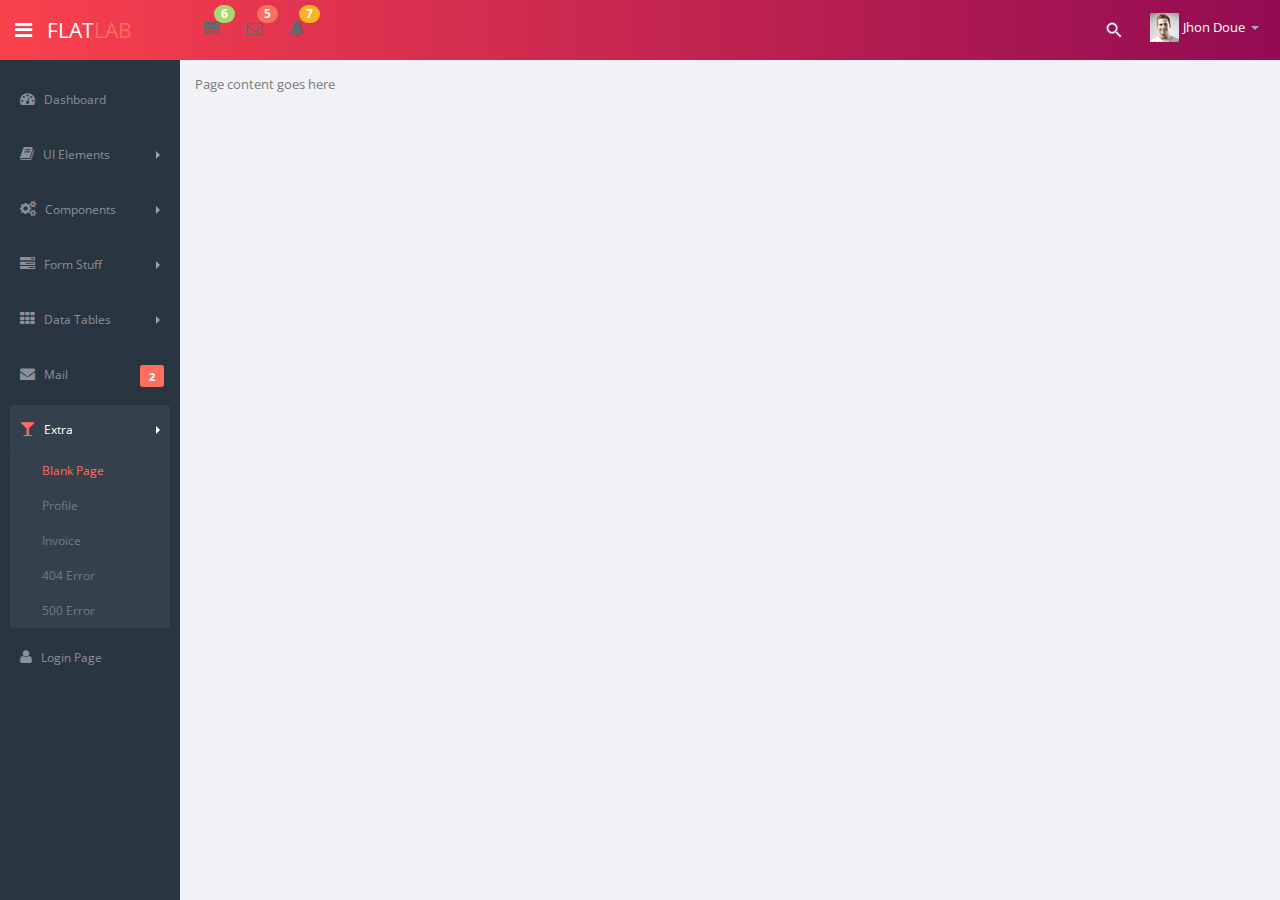
<file: Flatlab_Admin20160413/blank.html>
<!DOCTYPE html>
<html lang="en">
  <head>
    <meta charset="utf-8">
    <meta name="viewport" content="width=device-width, initial-scale=1.0">
    <meta name="description" content="">
    <meta name="author" content="Mosaddek">
    <meta name="keyword" content="FlatLab, Dashboard, Bootstrap, Admin, Template, Theme, Responsive, Fluid, Retina">
    <link rel="shortcut icon" href="img/favicon.html">

    <title>Blank</title>

    <!-- Bootstrap core CSS -->
    <link href="css/bootstrap.min.css" rel="stylesheet">
    <link href="css/bootstrap-reset.css" rel="stylesheet">
    <!--external css-->
    <link href="assets/font-awesome/css/font-awesome.css" rel="stylesheet" />
    <!-- Custom styles for this template -->
    <link href="css/style.css" rel="stylesheet">
    <link href="css/style-responsive.css" rel="stylesheet" />

    <!-- HTML5 shim and Respond.js IE8 support of HTML5 tooltipss and media queries -->
    <!--[if lt IE 9]>
      <script src="js/html5shiv.js"></script>
      <script src="js/respond.min.js"></script>
    <![endif]-->
  </head>

  <body>

  <section id="container" class="">
      <!--header start-->
      <header class="header white-bg">
          <div class="sidebar-toggle-box">
              <div data-original-title="Toggle Navigation" data-placement="right" class="icon-reorder tooltips"></div>
          </div>
          <!--logo start-->
          <a href="#" class="logo" >Flat<span>lab</span></a>
          <!--logo end-->
          <div class="nav notify-row" id="top_menu">
            <!--  notification start -->
            <ul class="nav top-menu">
              <!-- settings start -->
              <li class="dropdown">
                  <a data-toggle="dropdown" class="dropdown-toggle" href="#">
                      <i class="icon-tasks"></i>
                      <span class="badge bg-success">6</span>
                  </a>
                  <ul class="dropdown-menu extended tasks-bar">
                      <div class="notify-arrow notify-arrow-green"></div>
                      <li>
                          <p class="green">You have 6 pending tasks</p>
                      </li>
                      <li>
                          <a href="#">
                              <div class="task-info">
                                  <div class="desc">Dashboard v1.3</div>
                                  <div class="percent">40%</div>
                              </div>
                              <div class="progress progress-striped">
                                  <div class="progress-bar progress-bar-success" role="progressbar" aria-valuenow="40" aria-valuemin="0" aria-valuemax="100" style="width: 40%">
                                      <span class="sr-only">40% Complete (success)</span>
                                  </div>
                              </div>
                          </a>
                      </li>
                      <li>
                          <a href="#">
                              <div class="task-info">
                                  <div class="desc">Database Update</div>
                                  <div class="percent">60%</div>
                              </div>
                              <div class="progress progress-striped">
                                  <div class="progress-bar progress-bar-warning" role="progressbar" aria-valuenow="60" aria-valuemin="0" aria-valuemax="100" style="width: 60%">
                                      <span class="sr-only">60% Complete (warning)</span>
                                  </div>
                              </div>
                          </a>
                      </li>
                      <li>
                          <a href="#">
                              <div class="task-info">
                                  <div class="desc">Iphone Development</div>
                                  <div class="percent">87%</div>
                              </div>
                              <div class="progress progress-striped">
                                  <div class="progress-bar progress-bar-info" role="progressbar" aria-valuenow="20" aria-valuemin="0" aria-valuemax="100" style="width: 87%">
                                      <span class="sr-only">87% Complete</span>
                                  </div>
                              </div>
                          </a>
                      </li>
                      <li>
                          <a href="#">
                              <div class="task-info">
                                  <div class="desc">Mobile App</div>
                                  <div class="percent">33%</div>
                              </div>
                              <div class="progress progress-striped">
                                  <div class="progress-bar progress-bar-danger" role="progressbar" aria-valuenow="80" aria-valuemin="0" aria-valuemax="100" style="width: 33%">
                                      <span class="sr-only">33% Complete (danger)</span>
                                  </div>
                              </div>
                          </a>
                      </li>
                      <li>
                          <a href="#">
                              <div class="task-info">
                                  <div class="desc">Dashboard v1.3</div>
                                  <div class="percent">45%</div>
                              </div>
                              <div class="progress progress-striped active">
                                  <div class="progress-bar"  role="progressbar" aria-valuenow="45" aria-valuemin="0" aria-valuemax="100" style="width: 45%">
                                      <span class="sr-only">45% Complete</span>
                                  </div>
                              </div>

                          </a>
                      </li>
                      <li class="external">
                          <a href="#">See All Tasks</a>
                      </li>
                  </ul>
              </li>
              <!-- settings end -->
              <!-- inbox dropdown start-->
              <li id="header_inbox_bar" class="dropdown">
                  <a data-toggle="dropdown" class="dropdown-toggle" href="#">
                      <i class="icon-envelope-alt"></i>
                      <span class="badge bg-important">5</span>
                  </a>
                  <ul class="dropdown-menu extended inbox">
                      <div class="notify-arrow notify-arrow-red"></div>
                      <li>
                          <p class="red">You have 5 new messages</p>
                      </li>
                      <li>
                          <a href="#">
                              <span class="photo"><img alt="avatar" src="img/avatar-mini.jpg"></span>
                                    <span class="subject">
                                    <span class="from">Jonathan Smith</span>
                                    <span class="time">Just now</span>
                                    </span>
                                    <span class="message">
                                        Hello, this is an example msg.
                                    </span>
                          </a>
                      </li>
                      <li>
                          <a href="#">
                              <span class="photo"><img alt="avatar" src="img/avatar-mini2.jpg"></span>
                                    <span class="subject">
                                    <span class="from">Jhon Doe</span>
                                    <span class="time">10 mins</span>
                                    </span>
                                    <span class="message">
                                     Hi, Jhon Doe Bhai how are you ?
                                    </span>
                          </a>
                      </li>
                      <li>
                          <a href="#">
                              <span class="photo"><img alt="avatar" src="img/avatar-mini3.jpg"></span>
                                    <span class="subject">
                                    <span class="from">Jason Stathum</span>
                                    <span class="time">3 hrs</span>
                                    </span>
                                    <span class="message">
                                        This is awesome dashboard.
                                    </span>
                          </a>
                      </li>
                      <li>
                          <a href="#">
                              <span class="photo"><img alt="avatar" src="img/avatar-mini4.jpg"></span>
                                    <span class="subject">
                                    <span class="from">Jondi Rose</span>
                                    <span class="time">Just now</span>
                                    </span>
                                    <span class="message">
                                        Hello, this is metrolab
                                    </span>
                          </a>
                      </li>
                      <li>
                          <a href="#">See all messages</a>
                      </li>
                  </ul>
              </li>
              <!-- inbox dropdown end -->
              <!-- notification dropdown start-->
              <li id="header_notification_bar" class="dropdown">
                  <a data-toggle="dropdown" class="dropdown-toggle" href="#">

                      <i class="icon-bell-alt"></i>
                      <span class="badge bg-warning">7</span>
                  </a>
                  <ul class="dropdown-menu extended notification">
                      <div class="notify-arrow notify-arrow-yellow"></div>
                      <li>
                          <p class="yellow">You have 7 new notifications</p>
                      </li>
                      <li>
                          <a href="#">
                              <span class="label label-danger"><i class="icon-bolt"></i></span>
                              Server #3 overloaded.
                              <span class="small italic">34 mins</span>
                          </a>
                      </li>
                      <li>
                          <a href="#">
                              <span class="label label-warning"><i class="icon-bell"></i></span>
                              Server #10 not respoding.
                              <span class="small italic">1 Hours</span>
                          </a>
                      </li>
                      <li>
                          <a href="#">
                              <span class="label label-danger"><i class="icon-bolt"></i></span>
                              Database overloaded 24%.
                              <span class="small italic">4 hrs</span>
                          </a>
                      </li>
                      <li>
                          <a href="#">
                              <span class="label label-success"><i class="icon-plus"></i></span>
                              New user registered.
                              <span class="small italic">Just now</span>
                          </a>
                      </li>
                      <li>
                          <a href="#">
                              <span class="label label-info"><i class="icon-bullhorn"></i></span>
                              Application error.
                              <span class="small italic">10 mins</span>
                          </a>
                      </li>
                      <li>
                          <a href="#">See all notifications</a>
                      </li>
                  </ul>
              </li>
              <!-- notification dropdown end -->
          </ul>
          </div>
          <div class="top-nav ">
              <ul class="nav pull-right top-menu">
                  <li>
                      <input type="text" class="form-control search" placeholder="Search">
                  </li>
                  <!-- user login dropdown start-->
                  <li class="dropdown">
                      <a data-toggle="dropdown" class="dropdown-toggle" href="#">
                          <img alt="" src="img/avatar1_small.jpg">
                          <span class="username">Jhon Doue</span>
                          <b class="caret"></b>
                      </a>
                      <ul class="dropdown-menu extended logout">
                          <div class="log-arrow-up"></div>
                          <li><a href="#"><i class=" icon-suitcase"></i>Profile</a></li>
                          <li><a href="#"><i class="icon-cog"></i> Settings</a></li>
                          <li><a href="#"><i class="icon-bell-alt"></i> Notification</a></li>
                          <li><a href="login.html"><i class="icon-key"></i> Log Out</a></li>
                      </ul>
                  </li>
                  <!-- user login dropdown end -->
              </ul>
          </div>
      </header>
      <!--header end-->
      <!--sidebar start-->
      <aside>
          <div id="sidebar"  class="nav-collapse ">
              <!-- sidebar menu start-->
              <ul class="sidebar-menu">
                  <li class="">
                      <a class="" href="index.html">
                          <i class="icon-dashboard"></i>
                          <span>Dashboard</span>
                      </a>
                  </li>
                  <li class="sub-menu">
                      <a href="javascript:;" class="">
                          <i class="icon-book"></i>
                          <span>UI Elements</span>
                          <span class="arrow"></span>
                      </a>
                      <ul class="sub">
                          <li><a class="" href="general.html">General</a></li>
                          <li><a class="" href="buttons.html">Buttons</a></li>
                          <li><a class="" href="widget.html">Widget</a></li>
                          <li><a class="" href="slider.html">Slider</a></li>
                          <li><a class="" href="font_awesome.html">Font Awesome</a></li>
                      </ul>
                  </li>
                  <li class="sub-menu">
                      <a href="javascript:;" class="">
                          <i class="icon-cogs"></i>
                          <span>Components</span>
                          <span class="arrow"></span>
                      </a>
                      <ul class="sub">
                          <li><a class="" href="grids.html">Grids</a></li>
                          <li><a class="" href="calendar.html">Calendar</a></li>
                          <li><a class="" href="charts.html">Charts</a></li>
                      </ul>
                  </li>
                  <li class="sub-menu">
                      <a href="javascript:;" class="">
                          <i class="icon-tasks"></i>
                          <span>Form Stuff</span>
                          <span class="arrow"></span>
                      </a>
                      <ul class="sub">
                          <li><a class="" href="form_component.html">Form Components</a></li>
                          <li><a class="" href="form_wizard.html">Form Wizard</a></li>
                          <li><a class="" href="form_validation.html">Form Validation</a></li>
                      </ul>
                  </li>
                  <li class="sub-menu">
                      <a href="javascript:;" class="">
                          <i class="icon-th"></i>
                          <span>Data Tables</span>
                          <span class="arrow"></span>
                      </a>
                      <ul class="sub">
                          <li><a class="" href="basic_table.html">Basic Table</a></li>
                          <li><a class="" href="dynamic_table.html">Dynamic Table</a></li>
                      </ul>
                  </li>
                  <li>
                      <a class="" href="inbox.html">
                          <i class="icon-envelope"></i>
                          <span>Mail </span>
                          <span class="label label-danger pull-right mail-info">2</span>
                      </a>
                  </li>
                  <li class="sub-menu active">
                      <a href="javascript:;" class="">
                          <i class="icon-glass"></i>
                          <span>Extra</span>
                          <span class="arrow"></span>
                      </a>
                      <ul class="sub">
                          <li class="active"><a class="" href="blank.html">Blank Page</a></li>
                          <li><a class="" href="profile.html">Profile</a></li>
                          <li><a class="" href="invoice.html">Invoice</a></li>
                          <li><a class="" href="404.html">404 Error</a></li>
                          <li><a class="" href="500.html">500 Error</a></li>
                      </ul>
                  </li>
                  <li>
                      <a class="" href="login.html">
                          <i class="icon-user"></i>
                          <span>Login Page</span>
                      </a>
                  </li>
              </ul>
              <!-- sidebar menu end-->
          </div>
      </aside>
      <!--sidebar end-->
      <!--main content start-->
      <section id="main-content">
          <section class="wrapper">
              <!-- page start-->
              Page content goes here
              <!-- page end-->
          </section>
      </section>
      <!--main content end-->
  </section>

    <!-- js placed at the end of the document so the pages load faster -->
    <script src="js/jquery.js"></script>
    <script src="js/bootstrap.min.js"></script>
    <script src="js/jquery.scrollTo.min.js"></script>
    <script src="js/jquery.nicescroll.js" type="text/javascript"></script>


    <!--common script for all pages-->
    <script src="js/common-scripts.js"></script>


  </body>
</html>
</file>
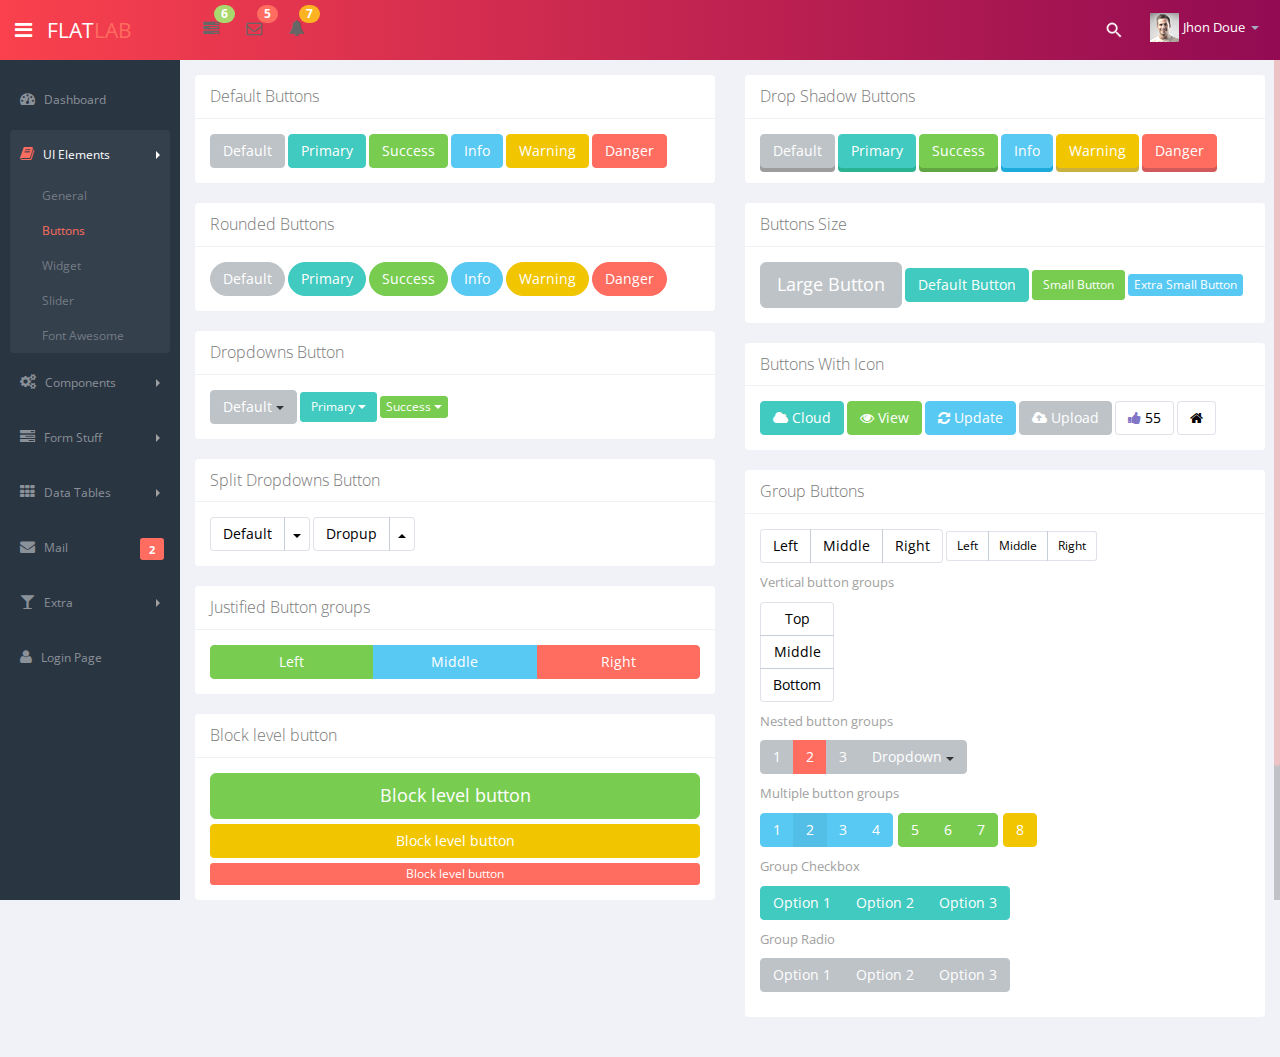
<file: Flatlab_Admin20160413/buttons.html>
<!DOCTYPE html>
<html lang="en">
  <head>
    <meta charset="utf-8">
    <meta name="viewport" content="width=device-width, initial-scale=1.0">
    <meta name="description" content="">
    <meta name="author" content="Mosaddek">
    <meta name="keyword" content="FlatLab, Dashboard, Bootstrap, Admin, Template, Theme, Responsive, Fluid, Retina">
    <link rel="shortcut icon" href="img/favicon.html">

    <title>Button</title>

    <!-- Bootstrap core CSS -->
    <link href="css/bootstrap.min.css" rel="stylesheet">
    <link href="css/bootstrap-reset.css" rel="stylesheet">
    <!--external css-->
    <link href="assets/font-awesome/css/font-awesome.css" rel="stylesheet" />
    <!-- Custom styles for this template -->
    <link href="css/style.css" rel="stylesheet">
    <link href="css/style-responsive.css" rel="stylesheet" />

    <!-- HTML5 shim and Respond.js IE8 support of HTML5 tooltipss and media queries -->
    <!--[if lt IE 9]>
      <script src="js/html5shiv.js"></script>
      <script src="js/respond.min.js"></script>
    <![endif]-->
  </head>

  <body>

  <section id="container" class="">
      <!--header start-->
      <header class="header white-bg">
          <div class="sidebar-toggle-box">
              <div data-original-title="Toggle Navigation" data-placement="right" class="icon-reorder tooltips"></div>
          </div>
          <!--logo start-->
          <a href="#" class="logo" >Flat<span>lab</span></a>
          <!--logo end-->
          <div class="nav notify-row" id="top_menu">
            <!--  notification start -->
            <ul class="nav top-menu">
              <!-- settings start -->
              <li class="dropdown">
                  <a data-toggle="dropdown" class="dropdown-toggle" href="#">
                      <i class="icon-tasks"></i>
                      <span class="badge bg-success">6</span>
                  </a>
                  <ul class="dropdown-menu extended tasks-bar">
                      <div class="notify-arrow notify-arrow-green"></div>
                      <li>
                          <p class="green">You have 6 pending tasks</p>
                      </li>
                      <li>
                          <a href="#">
                              <div class="task-info">
                                  <div class="desc">Dashboard v1.3</div>
                                  <div class="percent">40%</div>
                              </div>
                              <div class="progress progress-striped">
                                  <div class="progress-bar progress-bar-success" role="progressbar" aria-valuenow="40" aria-valuemin="0" aria-valuemax="100" style="width: 40%">
                                      <span class="sr-only">40% Complete (success)</span>
                                  </div>
                              </div>
                          </a>
                      </li>
                      <li>
                          <a href="#">
                              <div class="task-info">
                                  <div class="desc">Database Update</div>
                                  <div class="percent">60%</div>
                              </div>
                              <div class="progress progress-striped">
                                  <div class="progress-bar progress-bar-warning" role="progressbar" aria-valuenow="60" aria-valuemin="0" aria-valuemax="100" style="width: 60%">
                                      <span class="sr-only">60% Complete (warning)</span>
                                  </div>
                              </div>
                          </a>
                      </li>
                      <li>
                          <a href="#">
                              <div class="task-info">
                                  <div class="desc">Iphone Development</div>
                                  <div class="percent">87%</div>
                              </div>
                              <div class="progress progress-striped">
                                  <div class="progress-bar progress-bar-info" role="progressbar" aria-valuenow="20" aria-valuemin="0" aria-valuemax="100" style="width: 87%">
                                      <span class="sr-only">87% Complete</span>
                                  </div>
                              </div>
                          </a>
                      </li>
                      <li>
                          <a href="#">
                              <div class="task-info">
                                  <div class="desc">Mobile App</div>
                                  <div class="percent">33%</div>
                              </div>
                              <div class="progress progress-striped">
                                  <div class="progress-bar progress-bar-danger" role="progressbar" aria-valuenow="80" aria-valuemin="0" aria-valuemax="100" style="width: 33%">
                                      <span class="sr-only">33% Complete (danger)</span>
                                  </div>
                              </div>
                          </a>
                      </li>
                      <li>
                          <a href="#">
                              <div class="task-info">
                                  <div class="desc">Dashboard v1.3</div>
                                  <div class="percent">45%</div>
                              </div>
                              <div class="progress progress-striped active">
                                  <div class="progress-bar"  role="progressbar" aria-valuenow="45" aria-valuemin="0" aria-valuemax="100" style="width: 45%">
                                      <span class="sr-only">45% Complete</span>
                                  </div>
                              </div>

                          </a>
                      </li>
                      <li class="external">
                          <a href="#">See All Tasks</a>
                      </li>
                  </ul>
              </li>
              <!-- settings end -->
              <!-- inbox dropdown start-->
              <li id="header_inbox_bar" class="dropdown">
                  <a data-toggle="dropdown" class="dropdown-toggle" href="#">
                      <i class="icon-envelope-alt"></i>
                      <span class="badge bg-important">5</span>
                  </a>
                  <ul class="dropdown-menu extended inbox">
                      <div class="notify-arrow notify-arrow-red"></div>
                      <li>
                          <p class="red">You have 5 new messages</p>
                      </li>
                      <li>
                          <a href="#">
                              <span class="photo"><img alt="avatar" src="img/avatar-mini.jpg"></span>
                                    <span class="subject">
                                    <span class="from">Jonathan Smith</span>
                                    <span class="time">Just now</span>
                                    </span>
                                    <span class="message">
                                        Hello, this is an example msg.
                                    </span>
                          </a>
                      </li>
                      <li>
                          <a href="#">
                              <span class="photo"><img alt="avatar" src="img/avatar-mini2.jpg"></span>
                                    <span class="subject">
                                    <span class="from">Jhon Doe</span>
                                    <span class="time">10 mins</span>
                                    </span>
                                    <span class="message">
                                     Hi, Jhon Doe Bhai how are you ?
                                    </span>
                          </a>
                      </li>
                      <li>
                          <a href="#">
                              <span class="photo"><img alt="avatar" src="img/avatar-mini3.jpg"></span>
                                    <span class="subject">
                                    <span class="from">Jason Stathum</span>
                                    <span class="time">3 hrs</span>
                                    </span>
                                    <span class="message">
                                        This is awesome dashboard.
                                    </span>
                          </a>
                      </li>
                      <li>
                          <a href="#">
                              <span class="photo"><img alt="avatar" src="img/avatar-mini4.jpg"></span>
                                    <span class="subject">
                                    <span class="from">Jondi Rose</span>
                                    <span class="time">Just now</span>
                                    </span>
                                    <span class="message">
                                        Hello, this is metrolab
                                    </span>
                          </a>
                      </li>
                      <li>
                          <a href="#">See all messages</a>
                      </li>
                  </ul>
              </li>
              <!-- inbox dropdown end -->
              <!-- notification dropdown start-->
              <li id="header_notification_bar" class="dropdown">
                  <a data-toggle="dropdown" class="dropdown-toggle" href="#">

                      <i class="icon-bell-alt"></i>
                      <span class="badge bg-warning">7</span>
                  </a>
                  <ul class="dropdown-menu extended notification">
                      <div class="notify-arrow notify-arrow-yellow"></div>
                      <li>
                          <p class="yellow">You have 7 new notifications</p>
                      </li>
                      <li>
                          <a href="#">
                              <span class="label label-danger"><i class="icon-bolt"></i></span>
                              Server #3 overloaded.
                              <span class="small italic">34 mins</span>
                          </a>
                      </li>
                      <li>
                          <a href="#">
                              <span class="label label-warning"><i class="icon-bell"></i></span>
                              Server #10 not respoding.
                              <span class="small italic">1 Hours</span>
                          </a>
                      </li>
                      <li>
                          <a href="#">
                              <span class="label label-danger"><i class="icon-bolt"></i></span>
                              Database overloaded 24%.
                              <span class="small italic">4 hrs</span>
                          </a>
                      </li>
                      <li>
                          <a href="#">
                              <span class="label label-success"><i class="icon-plus"></i></span>
                              New user registered.
                              <span class="small italic">Just now</span>
                          </a>
                      </li>
                      <li>
                          <a href="#">
                              <span class="label label-info"><i class="icon-bullhorn"></i></span>
                              Application error.
                              <span class="small italic">10 mins</span>
                          </a>
                      </li>
                      <li>
                          <a href="#">See all notifications</a>
                      </li>
                  </ul>
              </li>
              <!-- notification dropdown end -->
          </ul>
          </div>
          <div class="top-nav ">
              <ul class="nav pull-right top-menu">
                  <li>
                      <input type="text" class="form-control search" placeholder="Search">
                  </li>
                  <!-- user login dropdown start-->
                  <li class="dropdown">
                      <a data-toggle="dropdown" class="dropdown-toggle" href="#">
                          <img alt="" src="img/avatar1_small.jpg">
                          <span class="username">Jhon Doue</span>
                          <b class="caret"></b>
                      </a>
                      <ul class="dropdown-menu extended logout">
                          <div class="log-arrow-up"></div>
                          <li><a href="#"><i class=" icon-suitcase"></i>Profile</a></li>
                          <li><a href="#"><i class="icon-cog"></i> Settings</a></li>
                          <li><a href="#"><i class="icon-bell-alt"></i> Notification</a></li>
                          <li><a href="login.html"><i class="icon-key"></i> Log Out</a></li>
                      </ul>
                  </li>
                  <!-- user login dropdown end -->
              </ul>
          </div>
      </header>
      <!--header end-->
      <!--sidebar start-->
      <aside>
          <div id="sidebar"  class="nav-collapse ">
              <!-- sidebar menu start-->
              <ul class="sidebar-menu">
                  <li class="">
                      <a class="" href="index.html">
                          <i class="icon-dashboard"></i>
                          <span>Dashboard</span>
                      </a>
                  </li>
                  <li class="sub-menu active">
                      <a href="javascript:;" class="">
                          <i class="icon-book"></i>
                          <span>UI Elements</span>
                          <span class="arrow"></span>
                      </a>
                      <ul class="sub">
                          <li><a class="" href="general.html">General</a></li>
                          <li class="active"><a class="" href="buttons.html">Buttons</a></li>
                          <li><a class="" href="widget.html">Widget</a></li>
                          <li><a class="" href="slider.html">Slider</a></li>
                          <li><a class="" href="font_awesome.html">Font Awesome</a></li>
                      </ul>
                  </li>
                  <li class="sub-menu">
                      <a href="javascript:;" class="">
                          <i class="icon-cogs"></i>
                          <span>Components</span>
                          <span class="arrow"></span>
                      </a>
                      <ul class="sub">
                          <li><a class="" href="grids.html">Grids</a></li>
                          <li><a class="" href="calendar.html">Calendar</a></li>
                          <li><a class="" href="charts.html">Charts</a></li>
                      </ul>
                  </li>
                  <li class="sub-menu">
                      <a href="javascript:;" class="">
                          <i class="icon-tasks"></i>
                          <span>Form Stuff</span>
                          <span class="arrow"></span>
                      </a>
                      <ul class="sub">
                          <li><a class="" href="form_component.html">Form Components</a></li>
                          <li><a class="" href="form_wizard.html">Form Wizard</a></li>
                          <li><a class="" href="form_validation.html">Form Validation</a></li>
                      </ul>
                  </li>
                  <li class="sub-menu">
                      <a href="javascript:;" class="">
                          <i class="icon-th"></i>
                          <span>Data Tables</span>
                          <span class="arrow"></span>
                      </a>
                      <ul class="sub">
                          <li><a class="" href="basic_table.html">Basic Table</a></li>
                          <li><a class="" href="dynamic_table.html">Dynamic Table</a></li>
                      </ul>
                  </li>
                  <li>
                      <a class="" href="inbox.html">
                          <i class="icon-envelope"></i>
                          <span>Mail </span>
                          <span class="label label-danger pull-right mail-info">2</span>
                      </a>
                  </li>
                  <li class="sub-menu">
                      <a href="javascript:;" class="">
                          <i class="icon-glass"></i>
                          <span>Extra</span>
                          <span class="arrow"></span>
                      </a>
                      <ul class="sub">
                          <li><a class="" href="blank.html">Blank Page</a></li>
                          <li><a class="" href="profile.html">Profile</a></li>
                          <li><a class="" href="invoice.html">Invoice</a></li>
                          <li><a class="" href="404.html">404 Error</a></li>
                          <li><a class="" href="500.html">500 Error</a></li>
                      </ul>
                  </li>
                  <li>
                      <a class="" href="login.html">
                          <i class="icon-user"></i>
                          <span>Login Page</span>
                      </a>
                  </li>
              </ul>
              <!-- sidebar menu end-->
          </div>
      </aside>
      <!--sidebar end-->
      <!--main content start-->
      <section id="main-content">
          <section class="wrapper">
              <!-- page start-->
              <div class="row">
                  <div class="col-sm-6">
                      <section class="panel">
                          <header class="panel-heading">
                              Default Buttons
                          </header>
                          <div class="panel-body">
                              <button type="button" class="btn btn-default">Default</button>
                              <button type="button" class="btn btn-primary">Primary</button>
                              <button type="button" class="btn btn-success">Success</button>
                              <button type="button" class="btn btn-info">Info</button>
                              <button type="button" class="btn btn-warning">Warning</button>
                              <button type="button" class="btn btn-danger">Danger</button>
                          </div>
                      </section>
                  </div>
                  <div class="col-sm-6">
                      <section class="panel">
                          <header class="panel-heading">
                              Drop Shadow Buttons
                          </header>
                          <div class="panel-body">
                              <button type="button" class="btn btn-shadow btn-default">Default</button>
                              <button type="button" class="btn btn-shadow btn-primary">Primary</button>
                              <button type="button" class="btn btn-shadow btn-success">Success</button>
                              <button type="button" class="btn btn-shadow btn-info">Info</button>
                              <button type="button" class="btn btn-shadow btn-warning">Warning</button>
                              <button type="button" class="btn btn-shadow btn-danger">Danger</button>
                          </div>
                      </section>
                  </div>
              </div>

              <div class="row">
                  <div class="col-sm-6">
                      <section class="panel">
                          <header class="panel-heading">
                              Rounded Buttons
                          </header>
                          <div class="panel-body">
                              <button type="button" class="btn btn-round btn-default">Default</button>
                              <button type="button" class="btn btn-round btn-primary">Primary</button>
                              <button type="button" class="btn btn-round btn-success">Success</button>
                              <button type="button" class="btn btn-round btn-info">Info</button>
                              <button type="button" class="btn btn-round btn-warning">Warning</button>
                              <button type="button" class="btn btn-round btn-danger">Danger</button>
                          </div>
                      </section>
                      <section class="panel">
                          <header class="panel-heading">
                              Dropdowns Button
                          </header>
                          <div class="panel-body">
                              <div class="btn-group">
                                  <button data-toggle="dropdown" class="btn btn-default dropdown-toggle" type="button">Default <span class="caret"></span></button>
                                  <ul role="menu" class="dropdown-menu">
                                      <li><a href="#">Action</a></li>
                                      <li><a href="#">Another action</a></li>
                                      <li><a href="#">Something else here</a></li>
                                      <li class="divider"></li>
                                      <li><a href="#">Separated link</a></li>
                                  </ul>
                              </div><!-- /btn-group -->
                              <div class="btn-group">
                                  <button data-toggle="dropdown" class="btn btn-primary dropdown-toggle btn-sm" type="button">Primary <span class="caret"></span></button>
                                  <ul role="menu" class="dropdown-menu">
                                      <li><a href="#">Action</a></li>
                                      <li><a href="#">Another action</a></li>
                                      <li><a href="#">Something else here</a></li>
                                      <li class="divider"></li>
                                      <li><a href="#">Separated link</a></li>
                                  </ul>
                              </div><!-- /btn-group -->
                              <div class="btn-group">
                                  <button data-toggle="dropdown" class="btn btn-success dropdown-toggle btn-xs" type="button">Success <span class="caret"></span></button>
                                  <ul role="menu" class="dropdown-menu">
                                      <li><a href="#">Action</a></li>
                                      <li><a href="#">Another action</a></li>
                                      <li><a href="#">Something else here</a></li>
                                      <li class="divider"></li>
                                      <li><a href="#">Separated link</a></li>
                                  </ul>
                              </div><!-- /btn-group -->
                          </div>
                      </section>
                      <section class="panel">
                          <header class="panel-heading">
                              Split Dropdowns Button
                          </header>
                          <div class="panel-body">
                              <div class="btn-group">
                                  <button class="btn btn-white" type="button">Default</button>
                                  <button data-toggle="dropdown" class="btn btn-white dropdown-toggle" type="button"><span class="caret"></span></button>
                                  <ul role="menu" class="dropdown-menu">
                                      <li><a href="#">Action</a></li>
                                      <li><a href="#">Another action</a></li>
                                      <li><a href="#">Something else here</a></li>
                                      <li class="divider"></li>
                                      <li><a href="#">Separated link</a></li>
                                  </ul>
                              </div><!-- /btn-group -->
                              <div class="btn-group dropup">
                                  <button class="btn btn-white" type="button">Dropup</button>
                                  <button data-toggle="dropdown" class="btn btn-white dropdown-toggle" type="button"><span class="caret"></span></button>
                                  <ul role="menu" class="dropdown-menu">
                                      <li><a href="#">Action</a></li>
                                      <li><a href="#">Another action</a></li>
                                      <li><a href="#">Something else here</a></li>
                                      <li class="divider"></li>
                                      <li><a href="#">Separated link</a></li>
                                  </ul>
                              </div><!-- /btn-group -->
                          </div>
                      </section>
                      <section class="panel">
                          <header class="panel-heading">
                              Justified Button groups
                          </header>
                          <div class="panel-body">
                              <div class="btn-group btn-group-justified">
                                  <a class="btn btn-success" href="#">Left</a>
                                  <a class="btn btn-info" href="#">Middle</a>
                                  <a class="btn btn-danger" href="#">Right</a>
                              </div>
                          </div>
                      </section>

                      <section class="panel">
                          <header class="panel-heading">
                              Block level button
                          </header>
                          <div class="panel-body">
                              <button type="button" class="btn btn-success btn-lg btn-block">Block level button</button>
                              <button type="button" class="btn btn-warning btn-block">Block level button</button>
                              <button type="button" class="btn btn-danger btn-xs btn-block">Block level button</button>
                          </div>
                      </section>
                      <!--<section class="panel">-->
                          <!--<header class="panel-heading">-->
                              <!--Loading Button-->
                          <!--</header>-->
                          <!--<div class="panel-body">-->
                              <!--<button type="button" class="btn btn-primary" data-loading-text="loading stuff...">Loading stuff</button>-->
                          <!--</div>-->
                      <!--</section>-->
                  </div>
                  <div class="col-sm-6">
                      <section class="panel">
                          <header class="panel-heading">
                              Buttons Size
                          </header>
                          <div class="panel-body">
                              <button type="button" class="btn btn-default btn-lg">Large Button</button>
                              <button type="button" class="btn btn-primary">Default Button</button>
                              <button type="button" class="btn btn-success btn-sm">Small Button</button>
                              <button type="button" class="btn btn-info btn-xs">Extra Small Button</button>
                          </div>
                      </section>
                      <section class="panel">
                          <header class="panel-heading">
                              Buttons With Icon
                          </header>
                          <div class="panel-body">
                              <button type="button" class="btn btn-primary"><i class="icon-cloud"></i> Cloud</button>
                              <button type="button" class="btn btn-success"><i class="icon-eye-open"></i> View </button>
                              <button type="button" class="btn btn-info "><i class="icon-refresh"></i> Update</button>
                              <button type="button" class="btn btn-default "><i class="icon-cloud-upload"></i> Upload</button>
                              <button data-toggle="button" class="btn btn-white">
                                  <i class="icon-thumbs-up text-info"></i>
                                   55
                              </button>
                              <button data-toggle="button" class="btn btn-white">
                                  <i class="icon-home"></i>
                              </button>
                          </div>
                      </section>
                      <section class="panel">
                          <header class="panel-heading">
                              Group Buttons
                          </header>
                          <div class="panel-body">
                              <div class="btn-row">
                                  <div class="btn-group">
                                      <button class="btn btn-white" type="button">Left</button>
                                      <button class="btn btn-white" type="button">Middle</button>
                                      <button class="btn btn-white" type="button">Right</button>
                                  </div>
                                  <div class="btn-group  btn-group-sm">
                                      <button class="btn btn-white" type="button">Left</button>
                                      <button class="btn btn-white" type="button">Middle</button>
                                      <button class="btn btn-white" type="button">Right</button>
                                  </div>
                              </div>
                              <p class="text-muted">Vertical button groups</p>
                              <div class="btn-row">
                                  <div class="btn-group-vertical">
                                      <button class="btn btn-white" type="button">Top</button>
                                      <button class="btn btn-white" type="button">Middle</button>
                                      <button class="btn btn-white" type="button">Bottom</button>
                                  </div>
                              </div>
                              <p class="text-muted">Nested button groups</p>
                              <div class="btn-row">
                                  <div class="btn-group">
                                      <button class="btn btn-default" type="button">1</button>
                                      <button class="btn btn-danger" type="button">2</button>
                                      <button class="btn btn-default" type="button">3</button>
                                      <div class="btn-group">
                                          <button data-toggle="dropdown" class="btn btn-default dropdown-toggle" type="button"> Dropdown <span class="caret"></span> </button>
                                          <ul class="dropdown-menu">
                                              <li><a href="#">Dropdown link 1</a></li>
                                              <li><a href="#">Dropdown link 2</a></li>
                                              <li><a href="#">Dropdown link 3</a></li>
                                          </ul>
                                      </div>
                                  </div>
                              </div>

                              <p class="text-muted">Multiple button groups</p>
                              <div class="btn-row">
                                  <div class="btn-toolbar">
                                      <div class="btn-group">
                                          <button class="btn btn-info" type="button">1</button>
                                          <button class="btn btn-info active" type="button">2</button>
                                          <button class="btn btn-info" type="button">3</button>
                                          <button class="btn btn-info" type="button">4</button>
                                      </div>
                                      <div class="btn-group">
                                          <button class="btn btn-success" type="button">5</button>
                                          <button class="btn btn-success" type="button">6</button>
                                          <button class="btn btn-success" type="button">7</button>
                                      </div>
                                      <div class="btn-group">
                                          <button class="btn btn-warning" type="button">8</button>
                                      </div>
                                  </div>
                              </div>

                              <p class="text-muted">Group Checkbox</p>
                              <div class="btn-row">
                                  <div class="btn-group" data-toggle="buttons">
                                      <label class="btn btn-primary">
                                          <input type="checkbox"> Option 1
                                      </label>
                                      <label class="btn btn-primary">
                                          <input type="checkbox"> Option 2
                                      </label>
                                      <label class="btn btn-primary">
                                          <input type="checkbox"> Option 3
                                      </label>
                                  </div>
                              </div>

                              <p class="text-muted">Group Radio</p>
                              <div class="btn-row">
                                  <div class="btn-group" data-toggle="buttons">
                                      <label class="btn btn-default">
                                          <input type="radio" name="options" id="option1"> Option 1
                                      </label>
                                      <label class="btn btn-default">
                                          <input type="radio" name="options" id="option2"> Option 2
                                      </label>
                                      <label class="btn btn-default">
                                          <input type="radio" name="options" id="option3"> Option 3
                                      </label>
                                  </div>
                              </div>
                          </div>
                      </section>
                  </div>
              </div>
              <!-- page end-->
          </section>
      </section>
      <!--main content end-->
  </section>

    <!-- js placed at the end of the document so the pages load faster -->
    <script src="js/jquery.js"></script>
    <script src="js/bootstrap.min.js"></script>
    <script src="js/jquery.scrollTo.min.js"></script>
    <script src="js/jquery.nicescroll.js" type="text/javascript"></script>

    <!--common script for all pages-->
    <script src="js/common-scripts.js"></script>


  </body>
</html>
</file>
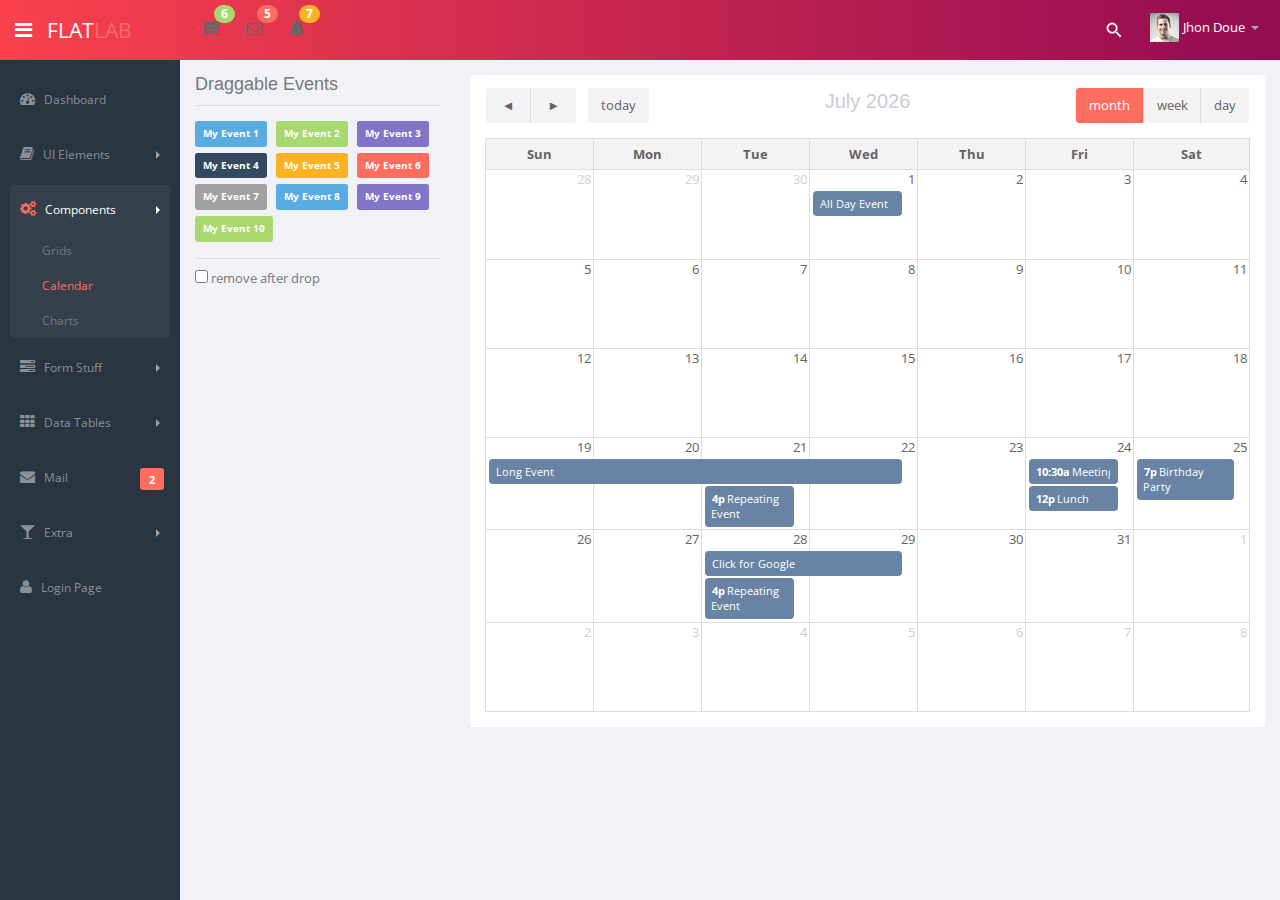
<file: Flatlab_Admin20160413/calendar.html>
<!DOCTYPE html>
<html lang="en">
  <head>
    <meta charset="utf-8">
    <meta name="viewport" content="width=device-width, initial-scale=1.0">
    <meta name="description" content="">
    <meta name="author" content="Mosaddek">
    <meta name="keyword" content="FlatLab, Dashboard, Bootstrap, Admin, Template, Theme, Responsive, Fluid, Retina">
    <link rel="shortcut icon" href="img/favicon.html">

    <title>Calendar</title>

    <!-- Bootstrap core CSS -->
    <link href="css/bootstrap.min.css" rel="stylesheet">
    <link href="css/bootstrap-reset.css" rel="stylesheet">
    <!--external css-->
    <link href="assets/font-awesome/css/font-awesome.css" rel="stylesheet" />
    <link href="assets/fullcalendar/fullcalendar/bootstrap-fullcalendar.css" rel="stylesheet" />
    <!-- Custom styles for this template -->
    <link href="css/style.css" rel="stylesheet">
    <link href="css/style-responsive.css" rel="stylesheet" />

    <!-- HTML5 shim and Respond.js IE8 support of HTML5 tooltipss and media queries -->
    <!--[if lt IE 9]>
      <script src="js/html5shiv.js"></script>
      <script src="js/respond.min.js"></script>
    <![endif]-->
  </head>

  <body>

  <section id="container" class="">
      <!--header start-->
      <header class="header white-bg">
          <div class="sidebar-toggle-box">
              <div data-original-title="Toggle Navigation" data-placement="right" class="icon-reorder tooltips"></div>
          </div>
          <!--logo start-->
          <a href="#" class="logo" >Flat<span>lab</span></a>
          <!--logo end-->
          <div class="nav notify-row" id="top_menu">
            <!--  notification start -->
            <ul class="nav top-menu">
              <!-- settings start -->
              <li class="dropdown">
                  <a data-toggle="dropdown" class="dropdown-toggle" href="#">
                      <i class="icon-tasks"></i>
                      <span class="badge bg-success">6</span>
                  </a>
                  <ul class="dropdown-menu extended tasks-bar">
                      <div class="notify-arrow notify-arrow-green"></div>
                      <li>
                          <p class="green">You have 6 pending tasks</p>
                      </li>
                      <li>
                          <a href="#">
                              <div class="task-info">
                                  <div class="desc">Dashboard v1.3</div>
                                  <div class="percent">40%</div>
                              </div>
                              <div class="progress progress-striped">
                                  <div class="progress-bar progress-bar-success" role="progressbar" aria-valuenow="40" aria-valuemin="0" aria-valuemax="100" style="width: 40%">
                                      <span class="sr-only">40% Complete (success)</span>
                                  </div>
                              </div>
                          </a>
                      </li>
                      <li>
                          <a href="#">
                              <div class="task-info">
                                  <div class="desc">Database Update</div>
                                  <div class="percent">60%</div>
                              </div>
                              <div class="progress progress-striped">
                                  <div class="progress-bar progress-bar-warning" role="progressbar" aria-valuenow="60" aria-valuemin="0" aria-valuemax="100" style="width: 60%">
                                      <span class="sr-only">60% Complete (warning)</span>
                                  </div>
                              </div>
                          </a>
                      </li>
                      <li>
                          <a href="#">
                              <div class="task-info">
                                  <div class="desc">Iphone Development</div>
                                  <div class="percent">87%</div>
                              </div>
                              <div class="progress progress-striped">
                                  <div class="progress-bar progress-bar-info" role="progressbar" aria-valuenow="20" aria-valuemin="0" aria-valuemax="100" style="width: 87%">
                                      <span class="sr-only">87% Complete</span>
                                  </div>
                              </div>
                          </a>
                      </li>
                      <li>
                          <a href="#">
                              <div class="task-info">
                                  <div class="desc">Mobile App</div>
                                  <div class="percent">33%</div>
                              </div>
                              <div class="progress progress-striped">
                                  <div class="progress-bar progress-bar-danger" role="progressbar" aria-valuenow="80" aria-valuemin="0" aria-valuemax="100" style="width: 33%">
                                      <span class="sr-only">33% Complete (danger)</span>
                                  </div>
                              </div>
                          </a>
                      </li>
                      <li>
                          <a href="#">
                              <div class="task-info">
                                  <div class="desc">Dashboard v1.3</div>
                                  <div class="percent">45%</div>
                              </div>
                              <div class="progress progress-striped active">
                                  <div class="progress-bar"  role="progressbar" aria-valuenow="45" aria-valuemin="0" aria-valuemax="100" style="width: 45%">
                                      <span class="sr-only">45% Complete</span>
                                  </div>
                              </div>

                          </a>
                      </li>
                      <li class="external">
                          <a href="#">See All Tasks</a>
                      </li>
                  </ul>
              </li>
              <!-- settings end -->
              <!-- inbox dropdown start-->
              <li id="header_inbox_bar" class="dropdown">
                  <a data-toggle="dropdown" class="dropdown-toggle" href="#">
                      <i class="icon-envelope-alt"></i>
                      <span class="badge bg-important">5</span>
                  </a>
                  <ul class="dropdown-menu extended inbox">
                      <div class="notify-arrow notify-arrow-red"></div>
                      <li>
                          <p class="red">You have 5 new messages</p>
                      </li>
                      <li>
                          <a href="#">
                              <span class="photo"><img alt="avatar" src="img/avatar-mini.jpg"></span>
                                    <span class="subject">
                                    <span class="from">Jonathan Smith</span>
                                    <span class="time">Just now</span>
                                    </span>
                                    <span class="message">
                                        Hello, this is an example msg.
                                    </span>
                          </a>
                      </li>
                      <li>
                          <a href="#">
                              <span class="photo"><img alt="avatar" src="img/avatar-mini2.jpg"></span>
                                    <span class="subject">
                                    <span class="from">Jhon Doe</span>
                                    <span class="time">10 mins</span>
                                    </span>
                                    <span class="message">
                                     Hi, Jhon Doe Bhai how are you ?
                                    </span>
                          </a>
                      </li>
                      <li>
                          <a href="#">
                              <span class="photo"><img alt="avatar" src="img/avatar-mini3.jpg"></span>
                                    <span class="subject">
                                    <span class="from">Jason Stathum</span>
                                    <span class="time">3 hrs</span>
                                    </span>
                                    <span class="message">
                                        This is awesome dashboard.
                                    </span>
                          </a>
                      </li>
                      <li>
                          <a href="#">
                              <span class="photo"><img alt="avatar" src="img/avatar-mini4.jpg"></span>
                                    <span class="subject">
                                    <span class="from">Jondi Rose</span>
                                    <span class="time">Just now</span>
                                    </span>
                                    <span class="message">
                                        Hello, this is metrolab
                                    </span>
                          </a>
                      </li>
                      <li>
                          <a href="#">See all messages</a>
                      </li>
                  </ul>
              </li>
              <!-- inbox dropdown end -->
              <!-- notification dropdown start-->
              <li id="header_notification_bar" class="dropdown">
                  <a data-toggle="dropdown" class="dropdown-toggle" href="#">

                      <i class="icon-bell-alt"></i>
                      <span class="badge bg-warning">7</span>
                  </a>
                  <ul class="dropdown-menu extended notification">
                      <div class="notify-arrow notify-arrow-yellow"></div>
                      <li>
                          <p class="yellow">You have 7 new notifications</p>
                      </li>
                      <li>
                          <a href="#">
                              <span class="label label-danger"><i class="icon-bolt"></i></span>
                              Server #3 overloaded.
                              <span class="small italic">34 mins</span>
                          </a>
                      </li>
                      <li>
                          <a href="#">
                              <span class="label label-warning"><i class="icon-bell"></i></span>
                              Server #10 not respoding.
                              <span class="small italic">1 Hours</span>
                          </a>
                      </li>
                      <li>
                          <a href="#">
                              <span class="label label-danger"><i class="icon-bolt"></i></span>
                              Database overloaded 24%.
                              <span class="small italic">4 hrs</span>
                          </a>
                      </li>
                      <li>
                          <a href="#">
                              <span class="label label-success"><i class="icon-plus"></i></span>
                              New user registered.
                              <span class="small italic">Just now</span>
                          </a>
                      </li>
                      <li>
                          <a href="#">
                              <span class="label label-info"><i class="icon-bullhorn"></i></span>
                              Application error.
                              <span class="small italic">10 mins</span>
                          </a>
                      </li>
                      <li>
                          <a href="#">See all notifications</a>
                      </li>
                  </ul>
              </li>
              <!-- notification dropdown end -->
          </ul>
          </div>
          <div class="top-nav ">
              <ul class="nav pull-right top-menu">
                  <li>
                      <input type="text" class="form-control search" placeholder="Search">
                  </li>
                  <!-- user login dropdown start-->
                  <li class="dropdown">
                      <a data-toggle="dropdown" class="dropdown-toggle" href="#">
                          <img alt="" src="img/avatar1_small.jpg">
                          <span class="username">Jhon Doue</span>
                          <b class="caret"></b>
                      </a>
                      <ul class="dropdown-menu extended logout">
                          <div class="log-arrow-up"></div>
                          <li><a href="#"><i class=" icon-suitcase"></i>Profile</a></li>
                          <li><a href="#"><i class="icon-cog"></i> Settings</a></li>
                          <li><a href="#"><i class="icon-bell-alt"></i> Notification</a></li>
                          <li><a href="login.html"><i class="icon-key"></i> Log Out</a></li>
                      </ul>
                  </li>
                  <!-- user login dropdown end -->
              </ul>
          </div>
      </header>
      <!--header end-->
      <!--sidebar start-->
      <aside>
          <div id="sidebar"  class="nav-collapse ">
              <!-- sidebar menu start-->
              <ul class="sidebar-menu">
                  <li class="">
                      <a class="" href="index.html">
                          <i class="icon-dashboard"></i>
                          <span>Dashboard</span>
                      </a>
                  </li>
                  <li class="sub-menu">
                      <a href="javascript:;" class="">
                          <i class="icon-book"></i>
                          <span>UI Elements</span>
                          <span class="arrow"></span>
                      </a>
                      <ul class="sub">
                          <li><a class="" href="general.html">General</a></li>
                          <li><a class="" href="buttons.html">Buttons</a></li>
                          <li><a class="" href="widget.html">Widget</a></li>
                          <li><a class="" href="slider.html">Slider</a></li>
                          <li><a class="" href="font_awesome.html">Font Awesome</a></li>
                      </ul>
                  </li>
                  <li class="sub-menu active">
                      <a href="javascript:;" class="">
                          <i class="icon-cogs"></i>
                          <span>Components</span>
                          <span class="arrow"></span>
                      </a>
                      <ul class="sub">
                          <li><a class="" href="grids.html">Grids</a></li>
                          <li class="active"><a class="" href="calendar.html">Calendar</a></li>
                          <li><a class="" href="charts.html">Charts</a></li>
                      </ul>
                  </li>
                  <li class="sub-menu">
                      <a href="javascript:;" class="">
                          <i class="icon-tasks"></i>
                          <span>Form Stuff</span>
                          <span class="arrow"></span>
                      </a>
                      <ul class="sub">
                          <li><a class="" href="form_component.html">Form Components</a></li>
                          <li><a class="" href="form_wizard.html">Form Wizard</a></li>
                          <li><a class="" href="form_validation.html">Form Validation</a></li>
                      </ul>
                  </li>
                  <li class="sub-menu">
                      <a href="javascript:;" class="">
                          <i class="icon-th"></i>
                          <span>Data Tables</span>
                          <span class="arrow"></span>
                      </a>
                      <ul class="sub">
                          <li><a class="" href="basic_table.html">Basic Table</a></li>
                          <li><a class="" href="dynamic_table.html">Dynamic Table</a></li>
                      </ul>
                  </li>
                  <li>
                      <a class="" href="inbox.html">
                          <i class="icon-envelope"></i>
                          <span>Mail </span>
                          <span class="label label-danger pull-right mail-info">2</span>
                      </a>
                  </li>
                  <li class="sub-menu">
                      <a href="javascript:;" class="">
                          <i class="icon-glass"></i>
                          <span>Extra</span>
                          <span class="arrow"></span>
                      </a>
                      <ul class="sub">
                          <li><a class="" href="blank.html">Blank Page</a></li>
                          <li><a class="" href="profile.html">Profile</a></li>
                          <li><a class="" href="invoice.html">Invoice</a></li>
                          <li><a class="" href="404.html">404 Error</a></li>
                          <li><a class="" href="500.html">500 Error</a></li>
                      </ul>
                  </li>
                  <li>
                      <a class="" href="login.html">
                          <i class="icon-user"></i>
                          <span>Login Page</span>
                      </a>
                  </li>
              </ul>
              <!-- sidebar menu end-->
          </div>
      </aside>
      <!--sidebar end-->
      <!--main content start-->
      <section id="main-content">
          <section class="wrapper">
              <!-- page start-->
              <div class="row">
                  <aside class="col-lg-3">
                      <h4 class="drg-event-title"> Draggable Events</h4>
                      <div id='external-events'>
                          <div class='external-event label label-primary'>My Event 1</div>
                          <div class='external-event label label-success'>My Event 2</div>
                          <div class='external-event label label-info'>My Event 3</div>
                          <div class='external-event label label-inverse'>My Event 4</div>
                          <div class='external-event label label-warning'>My Event 5</div>
                          <div class='external-event label label-danger'>My Event 6</div>
                          <div class='external-event label label-default'>My Event 7</div>
                          <div class='external-event label label-primary'>My Event 8</div>
                          <div class='external-event label label-info'>My Event 9</div>
                          <div class='external-event label label-success'>My Event 10</div>
                          <p class="border-top drp-rmv">
                              <input type='checkbox' id='drop-remove' />
                              remove after drop
                          </p>
                      </div>
                  </aside>
                  <aside class="col-lg-9">
                      <section class="panel">
                          <div class="panel-body">
                              <div id="calendar" class="has-toolbar"></div>
                          </div>
                      </section>
                  </aside>
              </div>
              <!-- page end-->
          </section>
      </section>
      <!--main content end-->
  </section>

    <!-- js placed at the end of the document so the pages load faster -->
    <script src="js/jquery.js"></script>
  <script type="text/javascript" src="js/jquery-ui-1.9.2.custom.min.js"></script>
  <script src="assets/fullcalendar/fullcalendar/fullcalendar.min.js"></script>
  <script src="js/bootstrap.min.js"></script>
  <script src="js/jquery.scrollTo.min.js"></script>
  <script src="js/jquery.nicescroll.js" type="text/javascript"></script>

    <!--common script for all pages-->
    <script src="js/common-scripts.js"></script>

    <!--script for this page only-->
    <script src="js/external-dragging-calendar.js"></script>

  </body>
</html>
</file>
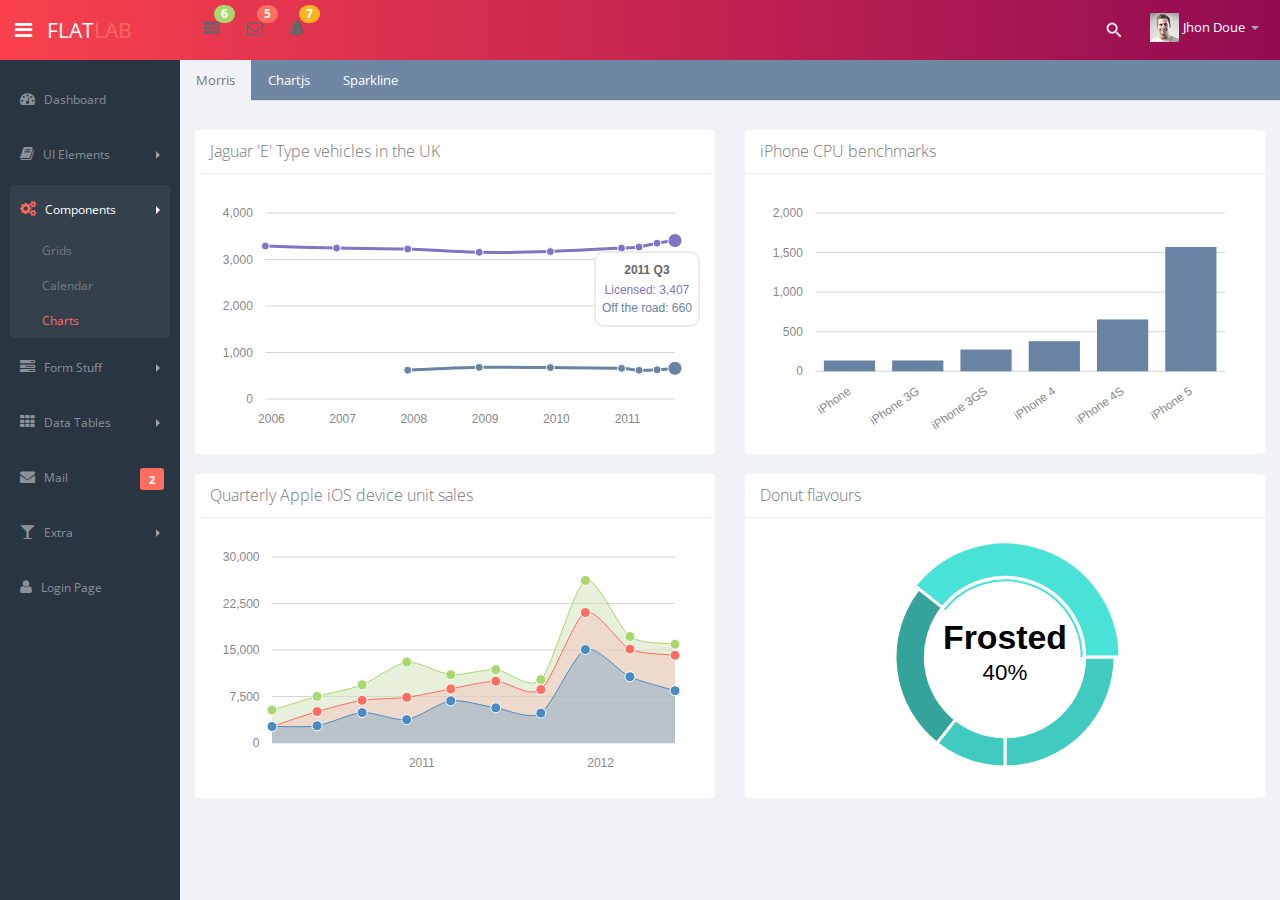
<file: Flatlab_Admin20160413/charts.html>
<!DOCTYPE html>
<html lang="en">
  <head>
    <meta charset="utf-8">
    <meta name="viewport" content="width=device-width, initial-scale=1.0">
    <meta name="description" content="">
    <meta name="author" content="Mosaddek">
    <meta name="keyword" content="FlatLab, Dashboard, Bootstrap, Admin, Template, Theme, Responsive, Fluid, Retina">
    <link rel="shortcut icon" href="img/favicon.html">

    <title>Chart</title>

    <!-- Bootstrap core CSS -->
    <link href="css/bootstrap.min.css" rel="stylesheet">
    <link href="css/bootstrap-reset.css" rel="stylesheet">
    <!--external css-->
    <link href="assets/font-awesome/css/font-awesome.css" rel="stylesheet" />
    <link href="assets/morris.js-0.4.3/morris.css" rel="stylesheet" />
    <!-- Custom styles for this template -->
    <link href="css/style.css" rel="stylesheet">
    <link href="css/style-responsive.css" rel="stylesheet" />

    <!-- HTML5 shim and Respond.js IE8 support of HTML5 tooltipss and media queries -->
    <!--[if lt IE 9]>
      <script src="js/html5shiv.js"></script>
      <script src="js/respond.min.js"></script>
    <![endif]-->
  </head>

  <body>

  <section id="container" class="">
      <!--header start-->
      <header class="header white-bg">
          <div class="sidebar-toggle-box">
              <div data-original-title="Toggle Navigation" data-placement="right" class="icon-reorder tooltips"></div>
          </div>
          <!--logo start-->
          <a href="#" class="logo" >Flat<span>lab</span></a>
          <!--logo end-->
          <div class="nav notify-row" id="top_menu">
            <!--  notification start -->
            <ul class="nav top-menu">
              <!-- settings start -->
              <li class="dropdown">
                  <a data-toggle="dropdown" class="dropdown-toggle" href="#">
                      <i class="icon-tasks"></i>
                      <span class="badge bg-success">6</span>
                  </a>
                  <ul class="dropdown-menu extended tasks-bar">
                      <div class="notify-arrow notify-arrow-green"></div>
                      <li>
                          <p class="green">You have 6 pending tasks</p>
                      </li>
                      <li>
                          <a href="#">
                              <div class="task-info">
                                  <div class="desc">Dashboard v1.3</div>
                                  <div class="percent">40%</div>
                              </div>
                              <div class="progress progress-striped">
                                  <div class="progress-bar progress-bar-success" role="progressbar" aria-valuenow="40" aria-valuemin="0" aria-valuemax="100" style="width: 40%">
                                      <span class="sr-only">40% Complete (success)</span>
                                  </div>
                              </div>
                          </a>
                      </li>
                      <li>
                          <a href="#">
                              <div class="task-info">
                                  <div class="desc">Database Update</div>
                                  <div class="percent">60%</div>
                              </div>
                              <div class="progress progress-striped">
                                  <div class="progress-bar progress-bar-warning" role="progressbar" aria-valuenow="60" aria-valuemin="0" aria-valuemax="100" style="width: 60%">
                                      <span class="sr-only">60% Complete (warning)</span>
                                  </div>
                              </div>
                          </a>
                      </li>
                      <li>
                          <a href="#">
                              <div class="task-info">
                                  <div class="desc">Iphone Development</div>
                                  <div class="percent">87%</div>
                              </div>
                              <div class="progress progress-striped">
                                  <div class="progress-bar progress-bar-info" role="progressbar" aria-valuenow="20" aria-valuemin="0" aria-valuemax="100" style="width: 87%">
                                      <span class="sr-only">87% Complete</span>
                                  </div>
                              </div>
                          </a>
                      </li>
                      <li>
                          <a href="#">
                              <div class="task-info">
                                  <div class="desc">Mobile App</div>
                                  <div class="percent">33%</div>
                              </div>
                              <div class="progress progress-striped">
                                  <div class="progress-bar progress-bar-danger" role="progressbar" aria-valuenow="80" aria-valuemin="0" aria-valuemax="100" style="width: 33%">
                                      <span class="sr-only">33% Complete (danger)</span>
                                  </div>
                              </div>
                          </a>
                      </li>
                      <li>
                          <a href="#">
                              <div class="task-info">
                                  <div class="desc">Dashboard v1.3</div>
                                  <div class="percent">45%</div>
                              </div>
                              <div class="progress progress-striped active">
                                  <div class="progress-bar"  role="progressbar" aria-valuenow="45" aria-valuemin="0" aria-valuemax="100" style="width: 45%">
                                      <span class="sr-only">45% Complete</span>
                                  </div>
                              </div>

                          </a>
                      </li>
                      <li class="external">
                          <a href="#">See All Tasks</a>
                      </li>
                  </ul>
              </li>
              <!-- settings end -->
              <!-- inbox dropdown start-->
              <li id="header_inbox_bar" class="dropdown">
                  <a data-toggle="dropdown" class="dropdown-toggle" href="#">
                      <i class="icon-envelope-alt"></i>
                      <span class="badge bg-important">5</span>
                  </a>
                  <ul class="dropdown-menu extended inbox">
                      <div class="notify-arrow notify-arrow-red"></div>
                      <li>
                          <p class="red">You have 5 new messages</p>
                      </li>
                      <li>
                          <a href="#">
                              <span class="photo"><img alt="avatar" src="img/avatar-mini.jpg"></span>
                                    <span class="subject">
                                    <span class="from">Jonathan Smith</span>
                                    <span class="time">Just now</span>
                                    </span>
                                    <span class="message">
                                        Hello, this is an example msg.
                                    </span>
                          </a>
                      </li>
                      <li>
                          <a href="#">
                              <span class="photo"><img alt="avatar" src="img/avatar-mini2.jpg"></span>
                                    <span class="subject">
                                    <span class="from">Jhon Doe</span>
                                    <span class="time">10 mins</span>
                                    </span>
                                    <span class="message">
                                     Hi, Jhon Doe Bhai how are you ?
                                    </span>
                          </a>
                      </li>
                      <li>
                          <a href="#">
                              <span class="photo"><img alt="avatar" src="img/avatar-mini3.jpg"></span>
                                    <span class="subject">
                                    <span class="from">Jason Stathum</span>
                                    <span class="time">3 hrs</span>
                                    </span>
                                    <span class="message">
                                        This is awesome dashboard.
                                    </span>
                          </a>
                      </li>
                      <li>
                          <a href="#">
                              <span class="photo"><img alt="avatar" src="img/avatar-mini4.jpg"></span>
                                    <span class="subject">
                                    <span class="from">Jondi Rose</span>
                                    <span class="time">Just now</span>
                                    </span>
                                    <span class="message">
                                        Hello, this is metrolab
                                    </span>
                          </a>
                      </li>
                      <li>
                          <a href="#">See all messages</a>
                      </li>
                  </ul>
              </li>
              <!-- inbox dropdown end -->
              <!-- notification dropdown start-->
              <li id="header_notification_bar" class="dropdown">
                  <a data-toggle="dropdown" class="dropdown-toggle" href="#">

                      <i class="icon-bell-alt"></i>
                      <span class="badge bg-warning">7</span>
                  </a>
                  <ul class="dropdown-menu extended notification">
                      <div class="notify-arrow notify-arrow-yellow"></div>
                      <li>
                          <p class="yellow">You have 7 new notifications</p>
                      </li>
                      <li>
                          <a href="#">
                              <span class="label label-danger"><i class="icon-bolt"></i></span>
                              Server #3 overloaded.
                              <span class="small italic">34 mins</span>
                          </a>
                      </li>
                      <li>
                          <a href="#">
                              <span class="label label-warning"><i class="icon-bell"></i></span>
                              Server #10 not respoding.
                              <span class="small italic">1 Hours</span>
                          </a>
                      </li>
                      <li>
                          <a href="#">
                              <span class="label label-danger"><i class="icon-bolt"></i></span>
                              Database overloaded 24%.
                              <span class="small italic">4 hrs</span>
                          </a>
                      </li>
                      <li>
                          <a href="#">
                              <span class="label label-success"><i class="icon-plus"></i></span>
                              New user registered.
                              <span class="small italic">Just now</span>
                          </a>
                      </li>
                      <li>
                          <a href="#">
                              <span class="label label-info"><i class="icon-bullhorn"></i></span>
                              Application error.
                              <span class="small italic">10 mins</span>
                          </a>
                      </li>
                      <li>
                          <a href="#">See all notifications</a>
                      </li>
                  </ul>
              </li>
              <!-- notification dropdown end -->
          </ul>
          </div>
          <div class="top-nav ">
              <ul class="nav pull-right top-menu">
                  <li>
                      <input type="text" class="form-control search" placeholder="Search">
                  </li>
                  <!-- user login dropdown start-->
                  <li class="dropdown">
                      <a data-toggle="dropdown" class="dropdown-toggle" href="#">
                          <img alt="" src="img/avatar1_small.jpg">
                          <span class="username">Jhon Doue</span>
                          <b class="caret"></b>
                      </a>
                      <ul class="dropdown-menu extended logout">
                          <div class="log-arrow-up"></div>
                          <li><a href="#"><i class=" icon-suitcase"></i>Profile</a></li>
                          <li><a href="#"><i class="icon-cog"></i> Settings</a></li>
                          <li><a href="#"><i class="icon-bell-alt"></i> Notification</a></li>
                          <li><a href="login.html"><i class="icon-key"></i> Log Out</a></li>
                      </ul>
                  </li>
                  <!-- user login dropdown end -->
              </ul>
          </div>
      </header>
      <!--header end-->
      <!--sidebar start-->
      <aside>
          <div id="sidebar"  class="nav-collapse ">
              <!-- sidebar menu start-->
              <ul class="sidebar-menu">
                  <li class="">
                      <a class="" href="index.html">
                          <i class="icon-dashboard"></i>
                          <span>Dashboard</span>
                      </a>
                  </li>
                  <li class="sub-menu">
                      <a href="javascript:;" class="">
                          <i class="icon-book"></i>
                          <span>UI Elements</span>
                          <span class="arrow"></span>
                      </a>
                      <ul class="sub">
                          <li><a class="" href="general.html">General</a></li>
                          <li><a class="" href="buttons.html">Buttons</a></li>
                          <li><a class="" href="widget.html">Widget</a></li>
                          <li><a class="" href="slider.html">Slider</a></li>
                          <li><a class="" href="font_awesome.html">Font Awesome</a></li>
                      </ul>
                  </li>
                  <li class="sub-menu active">
                      <a href="javascript:;" class="">
                          <i class="icon-cogs"></i>
                          <span>Components</span>
                          <span class="arrow"></span>
                      </a>
                      <ul class="sub">
                          <li><a class="" href="grids.html">Grids</a></li>
                          <li><a class="" href="calendar.html">Calendar</a></li>
                          <li class="active"><a class="" href="charts.html">Charts</a></li>
                      </ul>
                  </li>
                  <li class="sub-menu">
                      <a href="javascript:;" class="">
                          <i class="icon-tasks"></i>
                          <span>Form Stuff</span>
                          <span class="arrow"></span>
                      </a>
                      <ul class="sub">
                          <li><a class="" href="form_component.html">Form Components</a></li>
                          <li><a class="" href="form_wizard.html">Form Wizard</a></li>
                          <li><a class="" href="form_validation.html">Form Validation</a></li>
                      </ul>
                  </li>
                  <li class="sub-menu">
                      <a href="javascript:;" class="">
                          <i class="icon-th"></i>
                          <span>Data Tables</span>
                          <span class="arrow"></span>
                      </a>
                      <ul class="sub">
                          <li><a class="" href="basic_table.html">Basic Table</a></li>
                          <li><a class="" href="dynamic_table.html">Dynamic Table</a></li>
                      </ul>
                  </li>
                  <li>
                      <a class="" href="inbox.html">
                          <i class="icon-envelope"></i>
                          <span>Mail </span>
                          <span class="label label-danger pull-right mail-info">2</span>
                      </a>
                  </li>
                  <li class="sub-menu">
                      <a href="javascript:;" class="">
                          <i class="icon-glass"></i>
                          <span>Extra</span>
                          <span class="arrow"></span>
                      </a>
                      <ul class="sub">
                          <li><a class="" href="blank.html">Blank Page</a></li>
                          <li><a class="" href="profile.html">Profile</a></li>
                          <li><a class="" href="invoice.html">Invoice</a></li>
                          <li><a class="" href="404.html">404 Error</a></li>
                          <li><a class="" href="500.html">500 Error</a></li>
                      </ul>
                  </li>
                  <li>
                      <a class="" href="login.html">
                          <i class="icon-user"></i>
                          <span>Login Page</span>
                      </a>
                  </li>
              </ul>
              <!-- sidebar menu end-->
          </div>
      </aside>
      <!--sidebar end-->
      <!--main content start-->
      <section id="main-content">
          <header class="tab-head">
              <ul class="nav nav-tabs">

                  <li class="active">
                      <a data-toggle="tab" href="#morris">Morris</a>
                  </li>

                  <li class="">
                      <a data-toggle="tab" href="#chartjs">Chartjs</a>
                  </li>

                  <li class="">
                      <a data-toggle="tab" href="#sparkline">Sparkline</a>
                  </li>
              </ul>
          </header>
          <section class="wrapper tab-container">
              <!-- page start-->
              <div class="tab-content">
                  <div class="tab-pane active" id="morris">
                      <div class="row">
                          <div class="col-lg-6">
                              <section class="panel">
                                  <header class="panel-heading">
                                      Jaguar 'E' Type vehicles in the UK
                                  </header>
                                  <div class="panel-body">
                                      <div id="hero-graph" class="graph"></div>
                                  </div>
                              </section>
                          </div>
                          <div class="col-lg-6">
                              <section class="panel">
                                  <header class="panel-heading">
                                      iPhone CPU benchmarks
                                  </header>
                                  <div class="panel-body">
                                      <div id="hero-bar" class="graph"></div>
                                  </div>
                              </section>
                          </div>
                      </div>
                      <div class="row">
                          <div class="col-lg-6">
                              <section class="panel">
                                  <header class="panel-heading">
                                      Quarterly Apple iOS device unit sales
                                  </header>
                                  <div class="panel-body">
                                      <div id="hero-area" class="graph"></div>
                                  </div>
                              </section>
                          </div>
                          <div class="col-lg-6">
                              <section class="panel">
                                  <header class="panel-heading">
                                      Donut flavours
                                  </header>
                                  <div class="panel-body">
                                      <div id="hero-donut" class="graph"></div>
                                  </div>
                              </section>
                          </div>
                      </div>
                  </div>

                  <div class="tab-pane" id="chartjs">
                      <div class="row">
                          <div class="col-lg-6">
                              <section class="panel">
                                  <header class="panel-heading">
                                      Doughnut
                                  </header>
                                  <div class="panel-body text-center">
                                      <canvas id="doughnut" height="300" width="400"></canvas>
                                  </div>
                              </section>
                          </div>
                          <div class="col-lg-6">
                              <section class="panel">
                                  <header class="panel-heading">
                                      Line
                                  </header>
                                  <div class="panel-body text-center">
                                      <canvas id="line" height="300" width="450"></canvas>
                                  </div>
                              </section>
                          </div>
                      </div>
                      <div class="row">
                          <div class="col-lg-6">
                              <section class="panel">
                                  <header class="panel-heading">
                                      Radar
                                  </header>
                                  <div class="panel-body text-center">
                                      <canvas id="radar" height="300" width="400"></canvas>
                                  </div>
                              </section>
                          </div>
                          <div class="col-lg-6">
                              <section class="panel">
                                  <header class="panel-heading">
                                      Polar Area
                                  </header>
                                  <div class="panel-body text-center">
                                      <canvas id="polarArea" height="300" width="400"></canvas>
                                  </div>
                              </section>
                          </div>
                      </div>
                      <div class="row">
                          <div class="col-lg-6">
                              <section class="panel">
                                  <header class="panel-heading">
                                      Bar
                                  </header>
                                  <div class="panel-body text-center">
                                      <canvas id="bar" height="300" width="500"></canvas>
                                  </div>
                              </section>
                          </div>
                          <div class="col-lg-6">
                              <section class="panel">
                                  <header class="panel-heading">
                                      Pie
                                  </header>
                                  <div class="panel-body text-center">
                                      <canvas id="pie" height="300" width="400"></canvas>
                                  </div>
                              </section>
                          </div>
                      </div>
                  </div>

                  <div class="tab-pane" id="sparkline">
                      <div class="row">
                          <div class="col-lg-4">
                              <!--total earning start-->
                              <div class="panel green-chart">
                                  <div class="panel-body">
                                      <div class="chart">
                                          <div class="heading">
                                              <span>June</span>
                                              <strong>23 Days | 65%</strong>
                                          </div>
                                          <div id="barchart"></div>
                                      </div>
                                  </div>
                                  <div class="chart-tittle">
                                      <span class="title">Total Earning</span>
                                      <span class="value">$, 76,54,678</span>
                                  </div>
                              </div>
                              <!--total earning end-->
                          </div>
                          <div class="col-lg-4">
                              <!--new earning start-->
                              <div class="panel terques-chart">
                                  <div class="panel-body chart-texture">
                                      <div class="chart">
                                          <div class="heading">
                                              <span>Friday</span>
                                              <strong>$ 57,00 | 15%</strong>
                                          </div>
                                          <div class="sparkline" data-type="line" data-resize="true" data-height="75" data-width="300%" data-line-width="1" data-line-color="#fff" data-spot-color="#fff" data-fill-color="" data-highlight-line-color="#fff" data-spot-radius="4" data-data="[200,135,667,333,526,996,564]"></div>
                                      </div>
                                  </div>
                                  <div class="chart-tittle">
                                      <span class="title">New Earning</span>
                                      <span class="value">
                                          <a href="#" class="active">Market</a>
                                          |
                                          <a href="#">Referal</a>
                                          |
                                          <a href="#">Online</a>
                                      </span>
                                  </div>
                              </div>
                              <!--new earning end-->
                          </div>
                          <div class="col-lg-4">
                              <section class="panel">
                                  <header class="panel-heading">
                                      Pie
                                  </header>
                                  <div class="panel-body text-center">
                                      <div class="inline-block">
                                          <div id="pie-chart2" style="width: 150px; height: 128px" ></div>
                                      </div>
                                  </div>
                              </section>
                          </div>
                      </div>
                  </div>

              </div>
              <!-- page end-->
          </section>
      </section>
      <!--main content end-->
  </section>

    <!-- js placed at the end of the document so the pages load faster -->
    <script src="js/jquery.js"></script>
    <script src="js/jquery-1.8.3.min.js"></script>
    <script src="js/bootstrap.min.js"></script>
    <script src="js/jquery.scrollTo.min.js"></script>
    <script src="js/jquery.nicescroll.js" type="text/javascript"></script>
    <script src="assets/morris.js-0.4.3/morris.min.js" type="text/javascript"></script>
    <script src="assets/morris.js-0.4.3/raphael-min.js" type="text/javascript"></script>
    <script src="assets/chart-master/Chart.js"></script>
    <script src="js/jquery.sparkline.js" type="text/javascript"></script>


    <!--common script for all pages-->
    <script src="js/common-scripts.js"></script>

    <!-- script for this page only-->
    <script src="js/morris-script.js"></script>
    <script src="js/all-chartjs.js"></script>
    <script src="js/sparkline-chart.js"></script>




  </body>
</html>
</file>
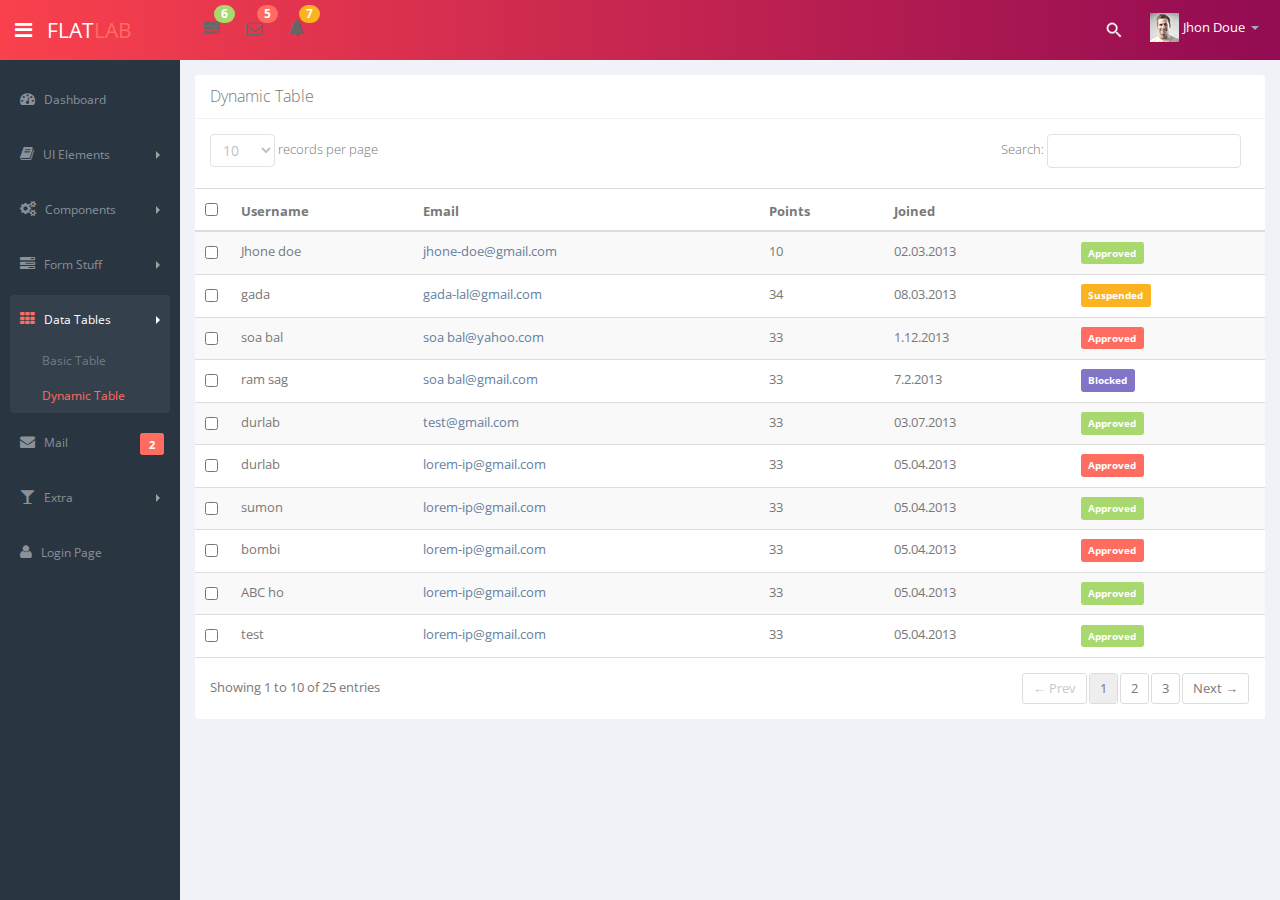
<file: Flatlab_Admin20160413/dynamic_table.html>
<!DOCTYPE html>
<html lang="en">
  <head>
    <meta charset="utf-8">
    <meta name="viewport" content="width=device-width, initial-scale=1.0">
    <meta name="description" content="">
    <meta name="author" content="Mosaddek">
    <meta name="keyword" content="FlatLab, Dashboard, Bootstrap, Admin, Template, Theme, Responsive, Fluid, Retina">
    <link rel="shortcut icon" href="img/favicon.html">

    <title>Dynamic Table</title>

    <!-- Bootstrap core CSS -->
    <link href="css/bootstrap.min.css" rel="stylesheet">
    <link href="css/bootstrap-reset.css" rel="stylesheet">
    <!--external css-->
    <link href="assets/font-awesome/css/font-awesome.css" rel="stylesheet" />
    <!-- Custom styles for this template -->
    <link href="css/style.css" rel="stylesheet">
    <link href="css/style-responsive.css" rel="stylesheet" />

    <!-- HTML5 shim and Respond.js IE8 support of HTML5 tooltipss and media queries -->
    <!--[if lt IE 9]>
      <script src="js/html5shiv.js"></script>
      <script src="js/respond.min.js"></script>
    <![endif]-->
  </head>

  <body>

  <section id="container" class="">
      <!--header start-->
      <header class="header white-bg">
          <div class="sidebar-toggle-box">
              <div data-original-title="Toggle Navigation" data-placement="right" class="icon-reorder tooltips"></div>
          </div>
          <!--logo start-->
          <a href="#" class="logo" >Flat<span>lab</span></a>
          <!--logo end-->
          <div class="nav notify-row" id="top_menu">
            <!--  notification start -->
            <ul class="nav top-menu">
              <!-- settings start -->
              <li class="dropdown">
                  <a data-toggle="dropdown" class="dropdown-toggle" href="#">
                      <i class="icon-tasks"></i>
                      <span class="badge bg-success">6</span>
                  </a>
                  <ul class="dropdown-menu extended tasks-bar">
                      <div class="notify-arrow notify-arrow-green"></div>
                      <li>
                          <p class="green">You have 6 pending tasks</p>
                      </li>
                      <li>
                          <a href="#">
                              <div class="task-info">
                                  <div class="desc">Dashboard v1.3</div>
                                  <div class="percent">40%</div>
                              </div>
                              <div class="progress progress-striped">
                                  <div class="progress-bar progress-bar-success" role="progressbar" aria-valuenow="40" aria-valuemin="0" aria-valuemax="100" style="width: 40%">
                                      <span class="sr-only">40% Complete (success)</span>
                                  </div>
                              </div>
                          </a>
                      </li>
                      <li>
                          <a href="#">
                              <div class="task-info">
                                  <div class="desc">Database Update</div>
                                  <div class="percent">60%</div>
                              </div>
                              <div class="progress progress-striped">
                                  <div class="progress-bar progress-bar-warning" role="progressbar" aria-valuenow="60" aria-valuemin="0" aria-valuemax="100" style="width: 60%">
                                      <span class="sr-only">60% Complete (warning)</span>
                                  </div>
                              </div>
                          </a>
                      </li>
                      <li>
                          <a href="#">
                              <div class="task-info">
                                  <div class="desc">Iphone Development</div>
                                  <div class="percent">87%</div>
                              </div>
                              <div class="progress progress-striped">
                                  <div class="progress-bar progress-bar-info" role="progressbar" aria-valuenow="20" aria-valuemin="0" aria-valuemax="100" style="width: 87%">
                                      <span class="sr-only">87% Complete</span>
                                  </div>
                              </div>
                          </a>
                      </li>
                      <li>
                          <a href="#">
                              <div class="task-info">
                                  <div class="desc">Mobile App</div>
                                  <div class="percent">33%</div>
                              </div>
                              <div class="progress progress-striped">
                                  <div class="progress-bar progress-bar-danger" role="progressbar" aria-valuenow="80" aria-valuemin="0" aria-valuemax="100" style="width: 33%">
                                      <span class="sr-only">33% Complete (danger)</span>
                                  </div>
                              </div>
                          </a>
                      </li>
                      <li>
                          <a href="#">
                              <div class="task-info">
                                  <div class="desc">Dashboard v1.3</div>
                                  <div class="percent">45%</div>
                              </div>
                              <div class="progress progress-striped active">
                                  <div class="progress-bar"  role="progressbar" aria-valuenow="45" aria-valuemin="0" aria-valuemax="100" style="width: 45%">
                                      <span class="sr-only">45% Complete</span>
                                  </div>
                              </div>

                          </a>
                      </li>
                      <li class="external">
                          <a href="#">See All Tasks</a>
                      </li>
                  </ul>
              </li>
              <!-- settings end -->
              <!-- inbox dropdown start-->
              <li id="header_inbox_bar" class="dropdown">
                  <a data-toggle="dropdown" class="dropdown-toggle" href="#">
                      <i class="icon-envelope-alt"></i>
                      <span class="badge bg-important">5</span>
                  </a>
                  <ul class="dropdown-menu extended inbox">
                      <div class="notify-arrow notify-arrow-red"></div>
                      <li>
                          <p class="red">You have 5 new messages</p>
                      </li>
                      <li>
                          <a href="#">
                              <span class="photo"><img alt="avatar" src="img/avatar-mini.jpg"></span>
                                    <span class="subject">
                                    <span class="from">Jonathan Smith</span>
                                    <span class="time">Just now</span>
                                    </span>
                                    <span class="message">
                                        Hello, this is an example msg.
                                    </span>
                          </a>
                      </li>
                      <li>
                          <a href="#">
                              <span class="photo"><img alt="avatar" src="img/avatar-mini2.jpg"></span>
                                    <span class="subject">
                                    <span class="from">Jhon Doe</span>
                                    <span class="time">10 mins</span>
                                    </span>
                                    <span class="message">
                                     Hi, Jhon Doe Bhai how are you ?
                                    </span>
                          </a>
                      </li>
                      <li>
                          <a href="#">
                              <span class="photo"><img alt="avatar" src="img/avatar-mini3.jpg"></span>
                                    <span class="subject">
                                    <span class="from">Jason Stathum</span>
                                    <span class="time">3 hrs</span>
                                    </span>
                                    <span class="message">
                                        This is awesome dashboard.
                                    </span>
                          </a>
                      </li>
                      <li>
                          <a href="#">
                              <span class="photo"><img alt="avatar" src="img/avatar-mini4.jpg"></span>
                                    <span class="subject">
                                    <span class="from">Jondi Rose</span>
                                    <span class="time">Just now</span>
                                    </span>
                                    <span class="message">
                                        Hello, this is metrolab
                                    </span>
                          </a>
                      </li>
                      <li>
                          <a href="#">See all messages</a>
                      </li>
                  </ul>
              </li>
              <!-- inbox dropdown end -->
              <!-- notification dropdown start-->
              <li id="header_notification_bar" class="dropdown">
                  <a data-toggle="dropdown" class="dropdown-toggle" href="#">

                      <i class="icon-bell-alt"></i>
                      <span class="badge bg-warning">7</span>
                  </a>
                  <ul class="dropdown-menu extended notification">
                      <div class="notify-arrow notify-arrow-yellow"></div>
                      <li>
                          <p class="yellow">You have 7 new notifications</p>
                      </li>
                      <li>
                          <a href="#">
                              <span class="label label-danger"><i class="icon-bolt"></i></span>
                              Server #3 overloaded.
                              <span class="small italic">34 mins</span>
                          </a>
                      </li>
                      <li>
                          <a href="#">
                              <span class="label label-warning"><i class="icon-bell"></i></span>
                              Server #10 not respoding.
                              <span class="small italic">1 Hours</span>
                          </a>
                      </li>
                      <li>
                          <a href="#">
                              <span class="label label-danger"><i class="icon-bolt"></i></span>
                              Database overloaded 24%.
                              <span class="small italic">4 hrs</span>
                          </a>
                      </li>
                      <li>
                          <a href="#">
                              <span class="label label-success"><i class="icon-plus"></i></span>
                              New user registered.
                              <span class="small italic">Just now</span>
                          </a>
                      </li>
                      <li>
                          <a href="#">
                              <span class="label label-info"><i class="icon-bullhorn"></i></span>
                              Application error.
                              <span class="small italic">10 mins</span>
                          </a>
                      </li>
                      <li>
                          <a href="#">See all notifications</a>
                      </li>
                  </ul>
              </li>
              <!-- notification dropdown end -->
          </ul>
          </div>
          <div class="top-nav ">
              <ul class="nav pull-right top-menu">
                  <li>
                      <input type="text" class="form-control search" placeholder="Search">
                  </li>
                  <!-- user login dropdown start-->
                  <li class="dropdown">
                      <a data-toggle="dropdown" class="dropdown-toggle" href="#">
                          <img alt="" src="img/avatar1_small.jpg">
                          <span class="username">Jhon Doue</span>
                          <b class="caret"></b>
                      </a>
                      <ul class="dropdown-menu extended logout">
                          <div class="log-arrow-up"></div>
                          <li><a href="#"><i class=" icon-suitcase"></i>Profile</a></li>
                          <li><a href="#"><i class="icon-cog"></i> Settings</a></li>
                          <li><a href="#"><i class="icon-bell-alt"></i> Notification</a></li>
                          <li><a href="login.html"><i class="icon-key"></i> Log Out</a></li>
                      </ul>
                  </li>
                  <!-- user login dropdown end -->
              </ul>
          </div>
      </header>
      <!--header end-->
      <!--sidebar start-->
      <aside>
          <div id="sidebar"  class="nav-collapse ">
              <!-- sidebar menu start-->
              <ul class="sidebar-menu">
                  <li class="">
                      <a class="" href="index.html">
                          <i class="icon-dashboard"></i>
                          <span>Dashboard</span>
                      </a>
                  </li>
                  <li class="sub-menu">
                      <a href="javascript:;" class="">
                          <i class="icon-book"></i>
                          <span>UI Elements</span>
                          <span class="arrow"></span>
                      </a>
                      <ul class="sub">
                          <li><a class="" href="general.html">General</a></li>
                          <li><a class="" href="buttons.html">Buttons</a></li>
                          <li><a class="" href="widget.html">Widget</a></li>
                          <li><a class="" href="slider.html">Slider</a></li>
                          <li><a class="" href="font_awesome.html">Font Awesome</a></li>
                      </ul>
                  </li>
                  <li class="sub-menu">
                      <a href="javascript:;" class="">
                          <i class="icon-cogs"></i>
                          <span>Components</span>
                          <span class="arrow"></span>
                      </a>
                      <ul class="sub">
                          <li><a class="" href="grids.html">Grids</a></li>
                          <li><a class="" href="calendar.html">Calendar</a></li>
                          <li><a class="" href="charts.html">Charts</a></li>
                      </ul>
                  </li>
                  <li class="sub-menu">
                      <a href="javascript:;" class="">
                          <i class="icon-tasks"></i>
                          <span>Form Stuff</span>
                          <span class="arrow"></span>
                      </a>
                      <ul class="sub">
                          <li><a class="" href="form_component.html">Form Components</a></li>
                          <li><a class="" href="form_wizard.html">Form Wizard</a></li>
                          <li><a class="" href="form_validation.html">Form Validation</a></li>
                      </ul>
                  </li>
                  <li class="sub-menu active">
                      <a href="javascript:;" class="">
                          <i class="icon-th"></i>
                          <span>Data Tables</span>
                          <span class="arrow"></span>
                      </a>
                      <ul class="sub">
                          <li><a class="" href="basic_table.html">Basic Table</a></li>
                          <li class="active"><a class="" href="dynamic_table.html">Dynamic Table</a></li>
                      </ul>
                  </li>
                  <li>
                      <a class="" href="inbox.html">
                          <i class="icon-envelope"></i>
                          <span>Mail </span>
                          <span class="label label-danger pull-right mail-info">2</span>
                      </a>
                  </li>
                  <li class="sub-menu">
                      <a href="javascript:;" class="">
                          <i class="icon-glass"></i>
                          <span>Extra</span>
                          <span class="arrow"></span>
                      </a>
                      <ul class="sub">
                          <li><a class="" href="blank.html">Blank Page</a></li>
                          <li><a class="" href="profile.html">Profile</a></li>
                          <li><a class="" href="invoice.html">Invoice</a></li>
                          <li><a class="" href="404.html">404 Error</a></li>
                          <li><a class="" href="500.html">500 Error</a></li>
                      </ul>
                  </li>
                  <li>
                      <a class="" href="login.html">
                          <i class="icon-user"></i>
                          <span>Login Page</span>
                      </a>
                  </li>
              </ul>
              <!-- sidebar menu end-->
          </div>
      </aside>
      <!--sidebar end-->
      <!--main content start-->
      <section id="main-content">
          <section class="wrapper">
              <!-- page start-->
              <div class="row">
                  <div class="col-lg-12">
                      <section class="panel">
                          <header class="panel-heading">
                              Dynamic Table
                          </header>
                          <table class="table table-striped border-top" id="sample_1">
                          <thead>
                          <tr>
                              <th style="width:8px;"><input type="checkbox" class="group-checkable" data-set="#sample_1 .checkboxes" /></th>
                              <th>Username</th>
                              <th class="hidden-phone">Email</th>
                              <th class="hidden-phone">Points</th>
                              <th class="hidden-phone">Joined</th>
                              <th class="hidden-phone"></th>
                          </tr>
                          </thead>
                          <tbody>
                          <tr class="odd gradeX">
                              <td><input type="checkbox" class="checkboxes" value="1" /></td>
                              <td>Jhone doe</td>
                              <td class="hidden-phone"><a href="mailto:jhone-doe@gmail.com">jhone-doe@gmail.com</a></td>
                              <td class="hidden-phone">10</td>
                              <td class="center hidden-phone">02.03.2013</td>
                              <td class="hidden-phone"><span class="label label-success">Approved</span></td>
                          </tr>
                          <tr class="odd gradeX">
                              <td><input type="checkbox" class="checkboxes" value="1" /></td>
                              <td>gada</td>
                              <td class="hidden-phone"><a href="mailto:gada-lal@gmail.com">gada-lal@gmail.com</a></td>
                              <td class="hidden-phone">34</td>
                              <td class="center hidden-phone">08.03.2013</td>
                              <td class="hidden-phone"><span class="label label-warning">Suspended</span></td>
                          </tr>
                          <tr class="odd gradeX">
                              <td><input type="checkbox" class="checkboxes" value="1" /></td>
                              <td>soa bal</td>
                              <td class="hidden-phone"><a href="mailto:soa bal@yahoo.com">soa bal@yahoo.com</a></td>
                              <td class="hidden-phone">33</td>
                              <td class="center hidden-phone">1.12.2013</td>
                              <td class="hidden-phone"><span class="label label-danger">Approved</span></td>
                          </tr>
                          <tr class="odd gradeX">
                              <td><input type="checkbox" class="checkboxes" value="1" /></td>
                              <td>ram sag</td>
                              <td class="hidden-phone"><a href="mailto:soa bal@gmail.com">soa bal@gmail.com</a></td>
                              <td class="hidden-phone">33</td>
                              <td class="center hidden-phone">7.2.2013</td>
                              <td class="hidden-phone"><span class="label label-info">Blocked</span></td>
                          </tr>
                          <tr class="odd gradeX">
                              <td><input type="checkbox" class="checkboxes" value="1" /></td>
                              <td>durlab</td>
                              <td class="hidden-phone"><a href="mailto:soa bal@gmail.com">test@gmail.com</a></td>
                              <td class="hidden-phone">33</td>
                              <td class="center hidden-phone">03.07.2013</td>
                              <td class="hidden-phone"><span class="label label-success">Approved</span></td>
                          </tr>
                          <tr class="odd gradeX">
                              <td><input type="checkbox" class="checkboxes" value="1" /></td>
                              <td>durlab</td>
                              <td class="hidden-phone"><a href="mailto:soa bal@gmail.com">lorem-ip@gmail.com</a></td>
                              <td class="hidden-phone">33</td>
                              <td class="center hidden-phone">05.04.2013</td>
                              <td class="hidden-phone"><span class="label label-danger">Approved</span></td>
                          </tr>
                          <tr class="odd gradeX">
                              <td><input type="checkbox" class="checkboxes" value="1" /></td>
                              <td>sumon</td>
                              <td class="hidden-phone"><a href="mailto:soa bal@gmail.com">lorem-ip@gmail.com</a></td>
                              <td class="hidden-phone">33</td>
                              <td class="center hidden-phone">05.04.2013</td>
                              <td class="hidden-phone"><span class="label label-success">Approved</span></td>
                          </tr>
                          <tr class="odd gradeX">
                              <td><input type="checkbox" class="checkboxes" value="1" /></td>
                              <td>bombi</td>
                              <td class="hidden-phone"><a href="mailto:soa bal@gmail.com">lorem-ip@gmail.com</a></td>
                              <td class="hidden-phone">33</td>
                              <td class="center hidden-phone">05.04.2013</td>
                              <td class="hidden-phone"><span class="label label-danger">Approved</span></td>
                          </tr>
                          <tr class="odd gradeX">
                              <td><input type="checkbox" class="checkboxes" value="1" /></td>
                              <td>ABC ho</td>
                              <td class="hidden-phone"><a href="mailto:soa bal@gmail.com">lorem-ip@gmail.com</a></td>
                              <td class="hidden-phone">33</td>
                              <td class="center hidden-phone">05.04.2013</td>
                              <td class="hidden-phone"><span class="label label-success">Approved</span></td>
                          </tr>
                          <tr class="odd gradeX">
                              <td><input type="checkbox" class="checkboxes" value="1" /></td>
                              <td>test</td>
                              <td class="hidden-phone"><a href="mailto:soa bal@gmail.com">lorem-ip@gmail.com</a></td>
                              <td class="hidden-phone">33</td>
                              <td class="center hidden-phone">05.04.2013</td>
                              <td class="hidden-phone"><span class="label label-success">Approved</span></td>
                          </tr>
                          <tr class="odd gradeX">
                              <td><input type="checkbox" class="checkboxes" value="1" /></td>
                              <td>soa bal</td>
                              <td class="hidden-phone"><a href="mailto:soa bal@gmail.com">soa bal@gmail.com</a></td>
                              <td class="hidden-phone">33</td>
                              <td class="center hidden-phone">03.07.2013</td>
                              <td class="hidden-phone"><span class="label label-info">Blocked</span></td>
                          </tr>
                          <tr class="odd gradeX">
                              <td><input type="checkbox" class="checkboxes" value="1" /></td>
                              <td>test</td>
                              <td class="hidden-phone"><a href="mailto:soa bal@gmail.com">test@gmail.com</a></td>
                              <td class="hidden-phone">33</td>
                              <td class="center hidden-phone">03.07.2013</td>
                              <td class="hidden-phone"><span class="label label-danger">Approved</span></td>
                          </tr>
                          <tr class="odd gradeX">
                              <td><input type="checkbox" class="checkboxes" value="1" /></td>
                              <td>goop</td>
                              <td class="hidden-phone"><a href="mailto:soa bal@gmail.com">lorem-ip@gmail.com</a></td>
                              <td class="hidden-phone">33</td>
                              <td class="center hidden-phone">05.04.2013</td>
                              <td class="hidden-phone"><span class="label label-success">Approved</span></td>
                          </tr>
                          <tr class="odd gradeX">
                              <td><input type="checkbox" class="checkboxes" value="1" /></td>
                              <td>sumon</td>
                              <td class="hidden-phone"><a href="mailto:soa bal@gmail.com">lorem-ip@gmail.com</a></td>
                              <td class="hidden-phone">33</td>
                              <td class="center hidden-phone">01.07.2013</td>
                              <td class="hidden-phone"><span class="label label-info">Blocked</span></td>
                          </tr>
                          <tr class="odd gradeX">
                              <td><input type="checkbox" class="checkboxes" value="1" /></td>
                              <td>woeri</td>
                              <td class="hidden-phone"><a href="mailto:soa bal@gmail.com">lorem-ip@gmail.com</a></td>
                              <td class="hidden-phone">33</td>
                              <td class="center hidden-phone">09.10.2013</td>
                              <td class="hidden-phone"><span class="label label-danger">Approved</span></td>
                          </tr>
                          <tr class="odd gradeX">
                              <td><input type="checkbox" class="checkboxes" value="1" /></td>
                              <td>soa bal</td>
                              <td class="hidden-phone"><a href="mailto:soa bal@gmail.com">soa bal@gmail.com</a></td>
                              <td class="hidden-phone">33</td>
                              <td class="center hidden-phone">9.12.2013</td>
                              <td class="hidden-phone"><span class="label label-info">Blocked</span></td>
                          </tr>
                          <tr class="odd gradeX">
                              <td><input type="checkbox" class="checkboxes" value="1" /></td>
                              <td>woeri</td>
                              <td class="hidden-phone"><a href="mailto:soa bal@gmail.com">test@gmail.com</a></td>
                              <td class="hidden-phone">33</td>
                              <td class="center hidden-phone">14.12.2013</td>
                              <td class="hidden-phone"><span class="label label-success">Approved</span></td>
                          </tr>
                          <tr class="odd gradeX">
                              <td><input type="checkbox" class="checkboxes" value="1" /></td>
                              <td>uirer</td>
                              <td class="hidden-phone"><a href="mailto:soa bal@gmail.com">lorem-ip@gmail.com</a></td>
                              <td class="hidden-phone">33</td>
                              <td class="center hidden-phone">13.11.2013</td>
                              <td class="hidden-phone"><span class="label label-warning">Suspended</span></td>
                          </tr>
                          <tr class="odd gradeX">
                              <td><input type="checkbox" class="checkboxes" value="1" /></td>
                              <td>samsu</td>
                              <td class="hidden-phone"><a href="mailto:soa bal@gmail.com">lorem-ip@gmail.com</a></td>
                              <td class="hidden-phone">33</td>
                              <td class="center hidden-phone">17.11.2013</td>
                              <td class="hidden-phone"><span class="label label-danger">Approved</span></td>
                          </tr>
                          <tr class="odd gradeX">
                              <td><input type="checkbox" class="checkboxes" value="1" /></td>
                              <td>dipsdf</td>
                              <td class="hidden-phone"><a href="mailto:soa bal@gmail.com">lorem-ip@gmail.com</a></td>
                              <td class="hidden-phone">33</td>
                              <td class="center hidden-phone">05.04.2013</td>
                              <td class="hidden-phone"><span class="label label-success">Approved</span></td>
                          </tr>
                          <tr class="odd gradeX">
                              <td><input type="checkbox" class="checkboxes" value="1" /></td>
                              <td>soa bal</td>
                              <td class="hidden-phone"><a href="mailto:soa bal@gmail.com">soa bal@gmail.com</a></td>
                              <td class="hidden-phone">33</td>
                              <td class="center hidden-phone">03.07.2013</td>
                              <td class="hidden-phone"><span class="label label-info">Blocked</span></td>
                          </tr>
                          <tr class="odd gradeX">
                              <td><input type="checkbox" class="checkboxes" value="1" /></td>
                              <td>hilor</td>
                              <td class="hidden-phone"><a href="mailto:soa bal@gmail.com">test@gmail.com</a></td>
                              <td class="hidden-phone">33</td>
                              <td class="center hidden-phone">03.07.2013</td>
                              <td class="hidden-phone"><span class="label label-danger">Approved</span></td>
                          </tr>
                          <tr class="odd gradeX">
                              <td><input type="checkbox" class="checkboxes" value="1" /></td>
                              <td>test</td>
                              <td class="hidden-phone"><a href="mailto:soa bal@gmail.com">lorem-ip@gmail.com</a></td>
                              <td class="hidden-phone">33</td>
                              <td class="center hidden-phone">19.12.2013</td>
                              <td class="hidden-phone"><span class="label label-success">Approved</span></td>
                          </tr>
                          <tr class="odd gradeX">
                              <td><input type="checkbox" class="checkboxes" value="1" /></td>
                              <td>botu</td>
                              <td class="hidden-phone"><a href="mailto:soa bal@gmail.com">lorem-ip@gmail.com</a></td>
                              <td class="hidden-phone">33</td>
                              <td class="center hidden-phone">17.12.2013</td>
                              <td class="hidden-phone"><span class="label label-success">Approved</span></td>
                          </tr>
                          <tr class="odd gradeX">
                              <td><input type="checkbox" class="checkboxes" value="1" /></td>
                              <td>sumon</td>
                              <td class="hidden-phone"><a href="mailto:soa bal@gmail.com">lorem-ip@gmail.com</a></td>
                              <td class="hidden-phone">33</td>
                              <td class="center hidden-phone">15.11.2011</td>
                              <td class="hidden-phone"><span class="label label-success">Approved</span></td>
                          </tr>
                          </tbody>
                          </table>
                      </section>
                  </div>
              </div>
              <!-- page end-->
          </section>
      </section>
      <!--main content end-->
  </section>

    <!-- js placed at the end of the document so the pages load faster -->
    <script src="js/jquery.js"></script>
    <script src="js/bootstrap.min.js"></script>
    <script src="js/jquery.scrollTo.min.js"></script>
    <script src="js/jquery.nicescroll.js" type="text/javascript"></script>
    <script type="text/javascript" src="assets/data-tables/jquery.dataTables.js"></script>
    <script type="text/javascript" src="assets/data-tables/DT_bootstrap.js"></script>


    <!--common script for all pages-->
    <script src="js/common-scripts.js"></script>

    <!--script for this page only-->
    <script src="js/dynamic-table.js"></script>


  </body>
</html>
</file>
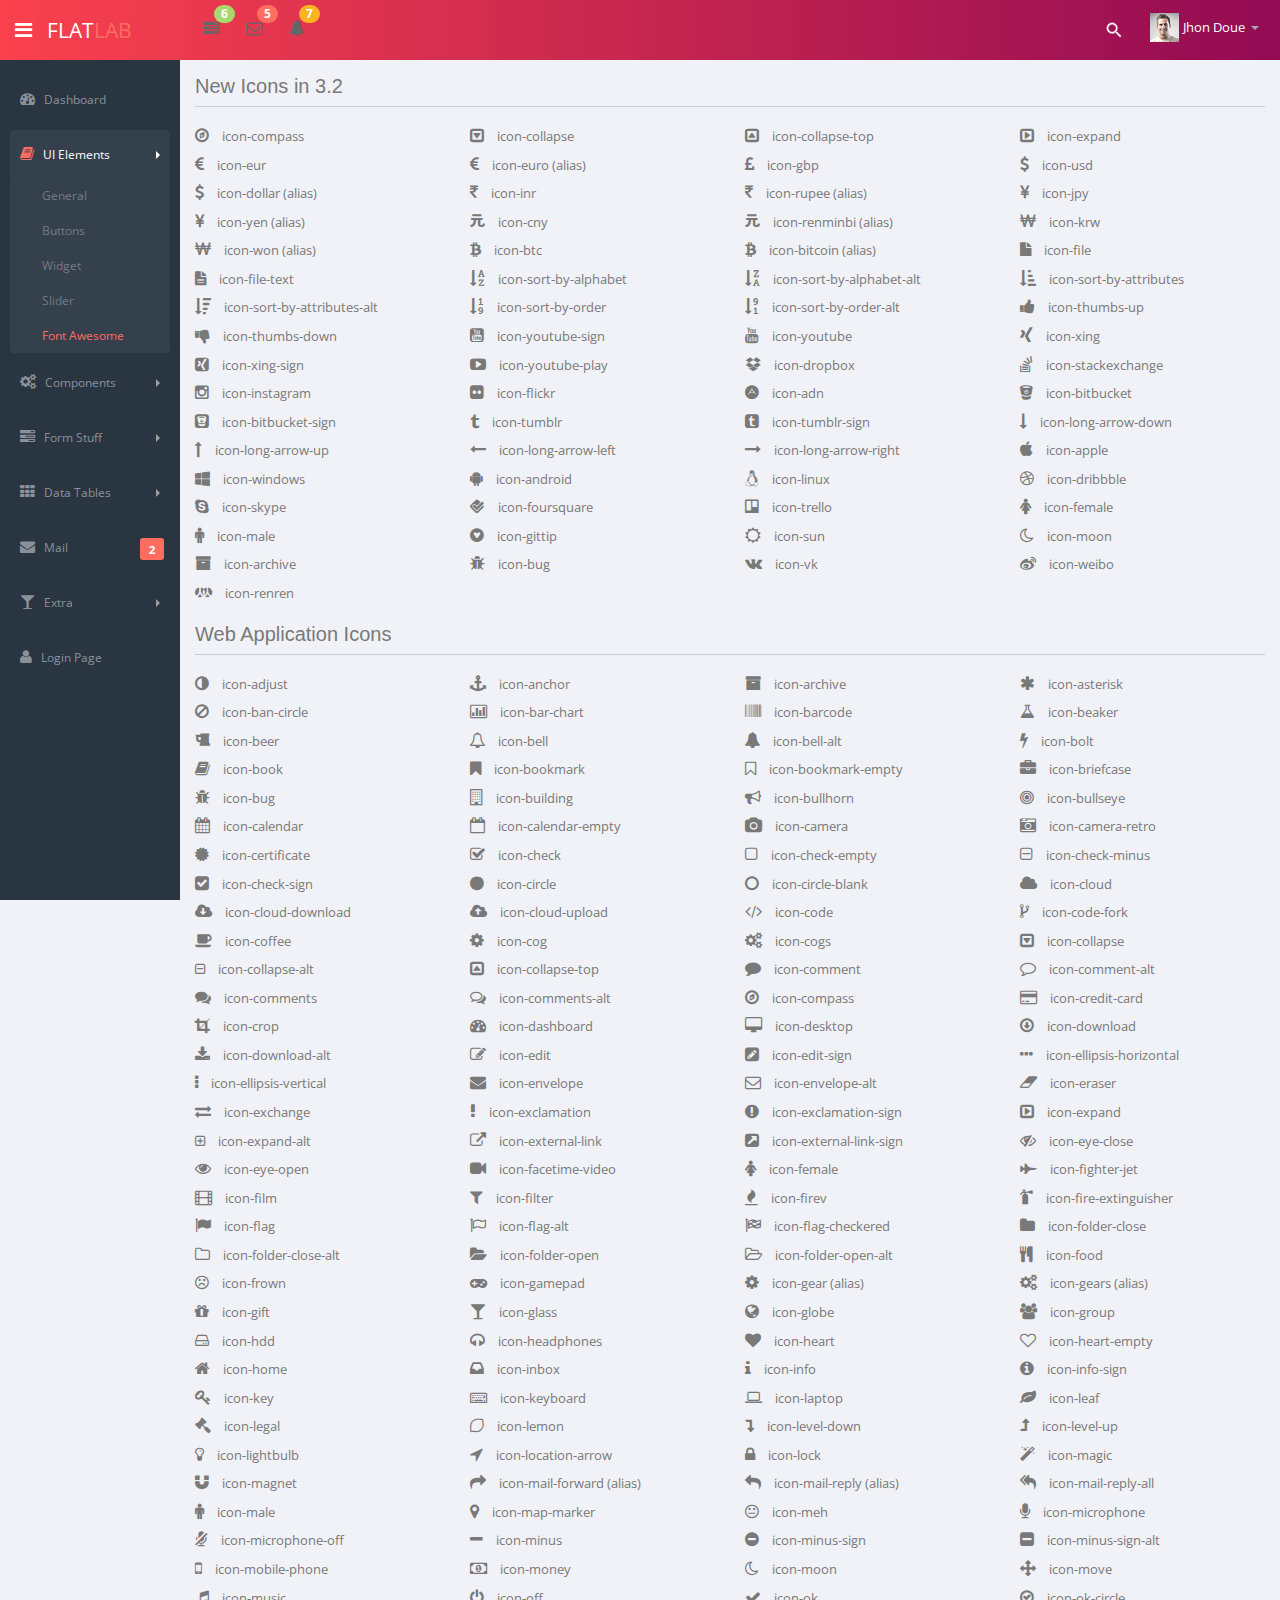
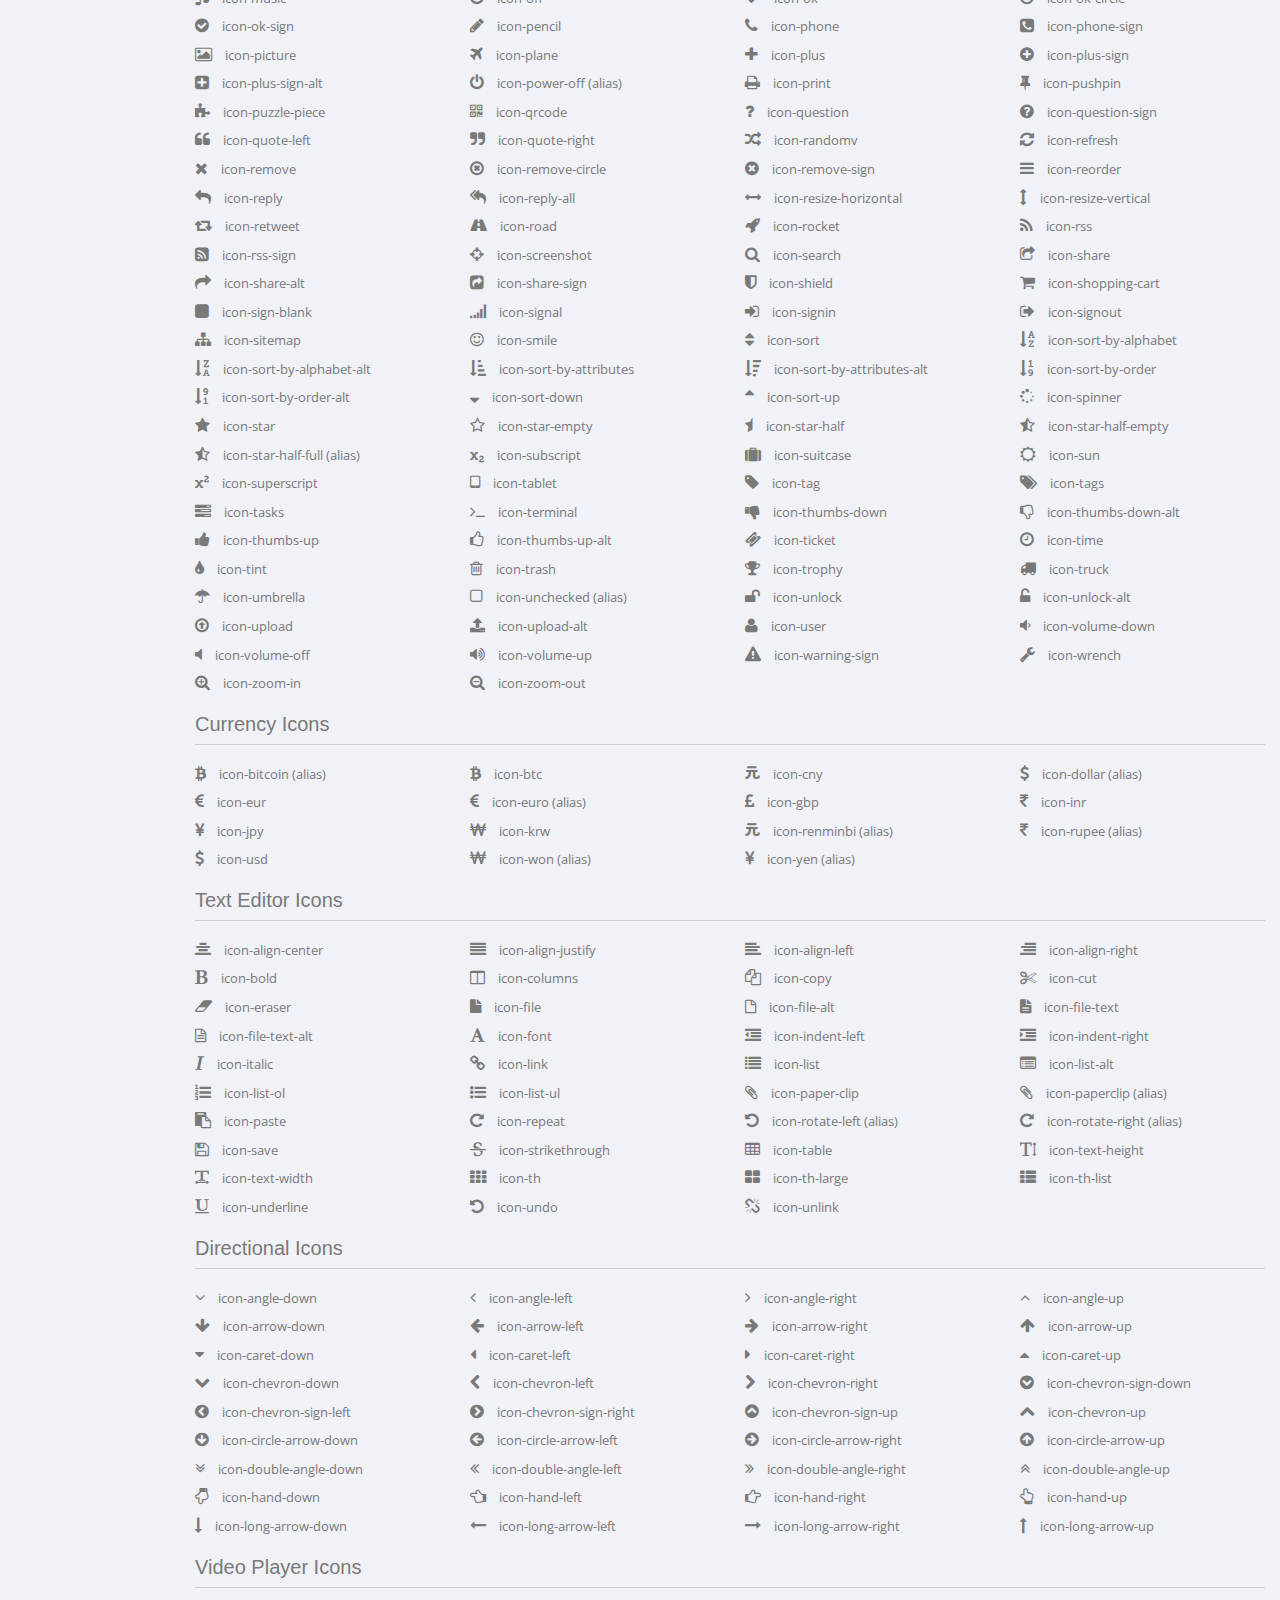
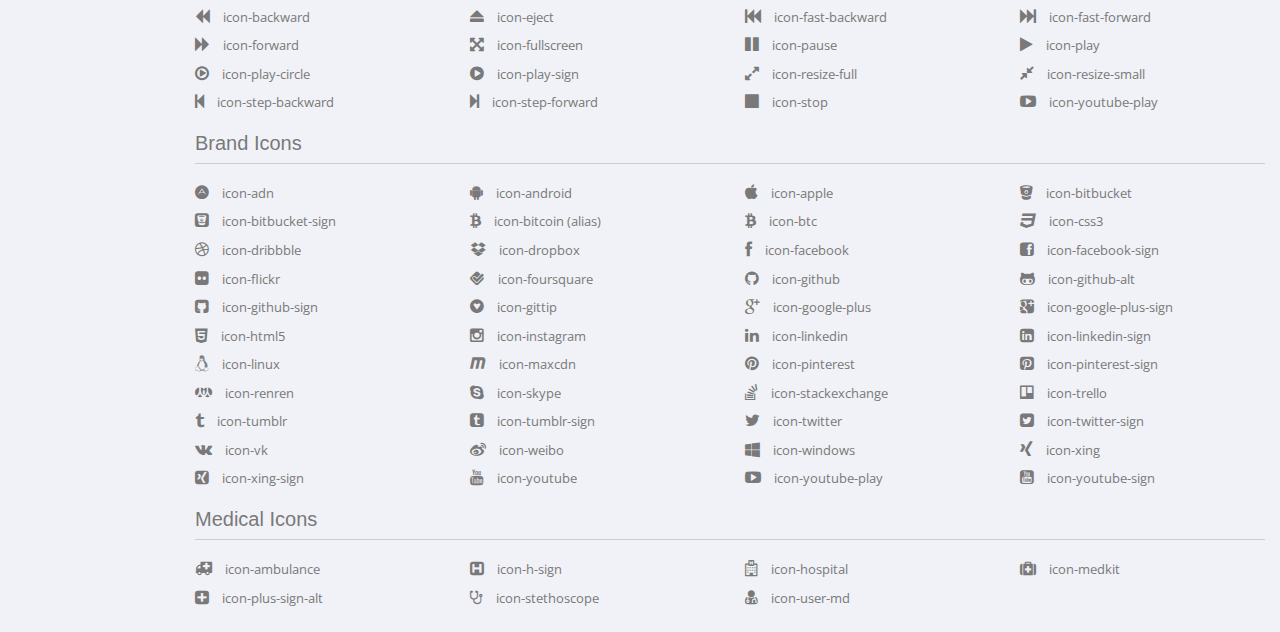
<file: Flatlab_Admin20160413/font_awesome.html>
<!DOCTYPE html>
<html lang="en">
  <head>
    <meta charset="utf-8">
    <meta name="viewport" content="width=device-width, initial-scale=1.0">
    <meta name="description" content="">
    <meta name="author" content="Mosaddek">
    <meta name="keyword" content="FlatLab, Dashboard, Bootstrap, Admin, Template, Theme, Responsive, Fluid, Retina">
    <link rel="shortcut icon" href="img/favicon.html">

    <title>Font Awesome</title>

    <!-- Bootstrap core CSS -->
    <link href="css/bootstrap.min.css" rel="stylesheet">
    <link href="css/bootstrap-reset.css" rel="stylesheet">
    <!--external css-->
    <link href="assets/font-awesome/css/font-awesome.css" rel="stylesheet" />
    <!-- Custom styles for this template -->
    <link href="css/style.css" rel="stylesheet">
    <link href="css/style-responsive.css" rel="stylesheet" />

    <!-- HTML5 shim and Respond.js IE8 support of HTML5 tooltipss and media queries -->
    <!--[if lt IE 9]>
      <script src="js/html5shiv.js"></script>
      <script src="js/respond.min.js"></script>
    <![endif]-->
  </head>

  <body>

  <section id="container" class="">
      <!--header start-->
      <header class="header white-bg">
          <div class="sidebar-toggle-box">
              <div data-original-title="Toggle Navigation" data-placement="right" class="icon-reorder tooltips"></div>
          </div>
          <!--logo start-->
          <a href="#" class="logo" >Flat<span>lab</span></a>
          <!--logo end-->
          <div class="nav notify-row" id="top_menu">
            <!--  notification start -->
            <ul class="nav top-menu">
              <!-- settings start -->
              <li class="dropdown">
                  <a data-toggle="dropdown" class="dropdown-toggle" href="#">
                      <i class="icon-tasks"></i>
                      <span class="badge bg-success">6</span>
                  </a>
                  <ul class="dropdown-menu extended tasks-bar">
                      <div class="notify-arrow notify-arrow-green"></div>
                      <li>
                          <p class="green">You have 6 pending tasks</p>
                      </li>
                      <li>
                          <a href="#">
                              <div class="task-info">
                                  <div class="desc">Dashboard v1.3</div>
                                  <div class="percent">40%</div>
                              </div>
                              <div class="progress progress-striped">
                                  <div class="progress-bar progress-bar-success" role="progressbar" aria-valuenow="40" aria-valuemin="0" aria-valuemax="100" style="width: 40%">
                                      <span class="sr-only">40% Complete (success)</span>
                                  </div>
                              </div>
                          </a>
                      </li>
                      <li>
                          <a href="#">
                              <div class="task-info">
                                  <div class="desc">Database Update</div>
                                  <div class="percent">60%</div>
                              </div>
                              <div class="progress progress-striped">
                                  <div class="progress-bar progress-bar-warning" role="progressbar" aria-valuenow="60" aria-valuemin="0" aria-valuemax="100" style="width: 60%">
                                      <span class="sr-only">60% Complete (warning)</span>
                                  </div>
                              </div>
                          </a>
                      </li>
                      <li>
                          <a href="#">
                              <div class="task-info">
                                  <div class="desc">Iphone Development</div>
                                  <div class="percent">87%</div>
                              </div>
                              <div class="progress progress-striped">
                                  <div class="progress-bar progress-bar-info" role="progressbar" aria-valuenow="20" aria-valuemin="0" aria-valuemax="100" style="width: 87%">
                                      <span class="sr-only">87% Complete</span>
                                  </div>
                              </div>
                          </a>
                      </li>
                      <li>
                          <a href="#">
                              <div class="task-info">
                                  <div class="desc">Mobile App</div>
                                  <div class="percent">33%</div>
                              </div>
                              <div class="progress progress-striped">
                                  <div class="progress-bar progress-bar-danger" role="progressbar" aria-valuenow="80" aria-valuemin="0" aria-valuemax="100" style="width: 33%">
                                      <span class="sr-only">33% Complete (danger)</span>
                                  </div>
                              </div>
                          </a>
                      </li>
                      <li>
                          <a href="#">
                              <div class="task-info">
                                  <div class="desc">Dashboard v1.3</div>
                                  <div class="percent">45%</div>
                              </div>
                              <div class="progress progress-striped active">
                                  <div class="progress-bar"  role="progressbar" aria-valuenow="45" aria-valuemin="0" aria-valuemax="100" style="width: 45%">
                                      <span class="sr-only">45% Complete</span>
                                  </div>
                              </div>

                          </a>
                      </li>
                      <li class="external">
                          <a href="#">See All Tasks</a>
                      </li>
                  </ul>
              </li>
              <!-- settings end -->
              <!-- inbox dropdown start-->
              <li id="header_inbox_bar" class="dropdown">
                  <a data-toggle="dropdown" class="dropdown-toggle" href="#">
                      <i class="icon-envelope-alt"></i>
                      <span class="badge bg-important">5</span>
                  </a>
                  <ul class="dropdown-menu extended inbox">
                      <div class="notify-arrow notify-arrow-red"></div>
                      <li>
                          <p class="red">You have 5 new messages</p>
                      </li>
                      <li>
                          <a href="#">
                              <span class="photo"><img alt="avatar" src="img/avatar-mini.jpg"></span>
                                    <span class="subject">
                                    <span class="from">Jonathan Smith</span>
                                    <span class="time">Just now</span>
                                    </span>
                                    <span class="message">
                                        Hello, this is an example msg.
                                    </span>
                          </a>
                      </li>
                      <li>
                          <a href="#">
                              <span class="photo"><img alt="avatar" src="img/avatar-mini2.jpg"></span>
                                    <span class="subject">
                                    <span class="from">Jhon Doe</span>
                                    <span class="time">10 mins</span>
                                    </span>
                                    <span class="message">
                                     Hi, Jhon Doe Bhai how are you ?
                                    </span>
                          </a>
                      </li>
                      <li>
                          <a href="#">
                              <span class="photo"><img alt="avatar" src="img/avatar-mini3.jpg"></span>
                                    <span class="subject">
                                    <span class="from">Jason Stathum</span>
                                    <span class="time">3 hrs</span>
                                    </span>
                                    <span class="message">
                                        This is awesome dashboard.
                                    </span>
                          </a>
                      </li>
                      <li>
                          <a href="#">
                              <span class="photo"><img alt="avatar" src="img/avatar-mini4.jpg"></span>
                                    <span class="subject">
                                    <span class="from">Jondi Rose</span>
                                    <span class="time">Just now</span>
                                    </span>
                                    <span class="message">
                                        Hello, this is metrolab
                                    </span>
                          </a>
                      </li>
                      <li>
                          <a href="#">See all messages</a>
                      </li>
                  </ul>
              </li>
              <!-- inbox dropdown end -->
              <!-- notification dropdown start-->
              <li id="header_notification_bar" class="dropdown">
                  <a data-toggle="dropdown" class="dropdown-toggle" href="#">

                      <i class="icon-bell-alt"></i>
                      <span class="badge bg-warning">7</span>
                  </a>
                  <ul class="dropdown-menu extended notification">
                      <div class="notify-arrow notify-arrow-yellow"></div>
                      <li>
                          <p class="yellow">You have 7 new notifications</p>
                      </li>
                      <li>
                          <a href="#">
                              <span class="label label-danger"><i class="icon-bolt"></i></span>
                              Server #3 overloaded.
                              <span class="small italic">34 mins</span>
                          </a>
                      </li>
                      <li>
                          <a href="#">
                              <span class="label label-warning"><i class="icon-bell"></i></span>
                              Server #10 not respoding.
                              <span class="small italic">1 Hours</span>
                          </a>
                      </li>
                      <li>
                          <a href="#">
                              <span class="label label-danger"><i class="icon-bolt"></i></span>
                              Database overloaded 24%.
                              <span class="small italic">4 hrs</span>
                          </a>
                      </li>
                      <li>
                          <a href="#">
                              <span class="label label-success"><i class="icon-plus"></i></span>
                              New user registered.
                              <span class="small italic">Just now</span>
                          </a>
                      </li>
                      <li>
                          <a href="#">
                              <span class="label label-info"><i class="icon-bullhorn"></i></span>
                              Application error.
                              <span class="small italic">10 mins</span>
                          </a>
                      </li>
                      <li>
                          <a href="#">See all notifications</a>
                      </li>
                  </ul>
              </li>
              <!-- notification dropdown end -->
          </ul>
          </div>
          <div class="top-nav ">
              <ul class="nav pull-right top-menu">
                  <li>
                      <input type="text" class="form-control search" placeholder="Search">
                  </li>
                  <!-- user login dropdown start-->
                  <li class="dropdown">
                      <a data-toggle="dropdown" class="dropdown-toggle" href="#">
                          <img alt="" src="img/avatar1_small.jpg">
                          <span class="username">Jhon Doue</span>
                          <b class="caret"></b>
                      </a>
                      <ul class="dropdown-menu extended logout">
                          <div class="log-arrow-up"></div>
                          <li><a href="#"><i class=" icon-suitcase"></i>Profile</a></li>
                          <li><a href="#"><i class="icon-cog"></i> Settings</a></li>
                          <li><a href="#"><i class="icon-bell-alt"></i> Notification</a></li>
                          <li><a href="login.html"><i class="icon-key"></i> Log Out</a></li>
                      </ul>
                  </li>
                  <!-- user login dropdown end -->
              </ul>
          </div>
      </header>
      <!--header end-->
      <!--sidebar start-->
      <aside>
          <div id="sidebar"  class="nav-collapse ">
              <!-- sidebar menu start-->
              <ul class="sidebar-menu">
                  <li class="">
                      <a class="" href="index.html">
                          <i class="icon-dashboard"></i>
                          <span>Dashboard</span>
                      </a>
                  </li>
                  <li class="sub-menu active">
                      <a href="javascript:;" class="">
                          <i class="icon-book"></i>
                          <span>UI Elements</span>
                          <span class="arrow"></span>
                      </a>
                      <ul class="sub">
                          <li><a class="" href="general.html">General</a></li>
                          <li><a class="" href="buttons.html">Buttons</a></li>
                          <li><a class="" href="widget.html">Widget</a></li>
                          <li><a class="" href="slider.html">Slider</a></li>
                          <li class="active"><a class="" href="font_awesome.html">Font Awesome</a></li>
                      </ul>
                  </li>
                  <li class="sub-menu">
                      <a href="javascript:;" class="">
                          <i class="icon-cogs"></i>
                          <span>Components</span>
                          <span class="arrow"></span>
                      </a>
                      <ul class="sub">
                          <li><a class="" href="grids.html">Grids</a></li>
                          <li><a class="" href="calendar.html">Calendar</a></li>
                          <li><a class="" href="charts.html">Charts</a></li>
                      </ul>
                  </li>
                  <li class="sub-menu">
                      <a href="javascript:;" class="">
                          <i class="icon-tasks"></i>
                          <span>Form Stuff</span>
                          <span class="arrow"></span>
                      </a>
                      <ul class="sub">
                          <li><a class="" href="form_component.html">Form Components</a></li>
                          <li><a class="" href="form_wizard.html">Form Wizard</a></li>
                          <li><a class="" href="form_validation.html">Form Validation</a></li>
                      </ul>
                  </li>
                  <li class="sub-menu">
                      <a href="javascript:;" class="">
                          <i class="icon-th"></i>
                          <span>Data Tables</span>
                          <span class="arrow"></span>
                      </a>
                      <ul class="sub">
                          <li><a class="" href="basic_table.html">Basic Table</a></li>
                          <li><a class="" href="dynamic_table.html">Dynamic Table</a></li>
                      </ul>
                  </li>
                  <li>
                      <a class="" href="inbox.html">
                          <i class="icon-envelope"></i>
                          <span>Mail </span>
                          <span class="label label-danger pull-right mail-info">2</span>
                      </a>
                  </li>
                  <li class="sub-menu">
                      <a href="javascript:;" class="">
                          <i class="icon-glass"></i>
                          <span>Extra</span>
                          <span class="arrow"></span>
                      </a>
                      <ul class="sub">
                          <li><a class="" href="blank.html">Blank Page</a></li>
                          <li><a class="" href="profile.html">Profile</a></li>
                          <li><a class="" href="invoice.html">Invoice</a></li>
                          <li><a class="" href="404.html">404 Error</a></li>
                          <li><a class="" href="500.html">500 Error</a></li>
                      </ul>
                  </li>
                  <li>
                      <a class="" href="login.html">
                          <i class="icon-user"></i>
                          <span>Login Page</span>
                      </a>
                  </li>
              </ul>
              <!-- sidebar menu end-->
          </div>
      </aside>
      <!--sidebar end-->
      <!--main content start-->
      <section id="main-content">

          <section class="wrapper">
            <div class="row-fluid fontawesome-icon-list">
                <div id="new">
                  <h2 class="page-header">New Icons in 3.2</h2>


                  <div class="row the-icons">

                      <div class="col-sm-3"><i class="icon-compass"></i> icon-compass</div>

                      <div class="col-sm-3"><i class="icon-collapse"></i> icon-collapse</div>

                      <div class="col-sm-3"><i class="icon-collapse-top"></i> icon-collapse-top</div>

                      <div class="col-sm-3"><i class="icon-expand"></i> icon-expand</div>

                      <div class="col-sm-3"><i class="icon-eur"></i> icon-eur</div>

                      <div class="col-sm-3"><i class="icon-euro"></i> icon-euro <span class="muted">(alias)</span></div>

                      <div class="col-sm-3"><i class="icon-gbp"></i> icon-gbp</div>

                      <div class="col-sm-3"><i class="icon-usd"></i> icon-usd</div>

                      <div class="col-sm-3"><i class="icon-dollar"></i> icon-dollar <span class="muted">(alias)</span></div>

                      <div class="col-sm-3"><i class="icon-inr"></i> icon-inr</div>

                      <div class="col-sm-3"><i class="icon-rupee"></i> icon-rupee <span class="muted">(alias)</span></div>

                      <div class="col-sm-3"><i class="icon-jpy"></i> icon-jpy</div>

                      <div class="col-sm-3"><i class="icon-yen"></i> icon-yen <span class="muted">(alias)</span></div>

                      <div class="col-sm-3"><i class="icon-cny"></i> icon-cny</div>

                      <div class="col-sm-3"><i class="icon-renminbi"></i> icon-renminbi <span class="muted">(alias)</span></div>

                      <div class="col-sm-3"><i class="icon-krw"></i> icon-krw</div>

                      <div class="col-sm-3"><i class="icon-won"></i> icon-won <span class="muted">(alias)</span></div>

                      <div class="col-sm-3"><i class="icon-btc"></i> icon-btc</div>

                      <div class="col-sm-3"><i class="icon-bitcoin"></i> icon-bitcoin <span class="muted">(alias)</span></div>

                      <div class="col-sm-3"><i class="icon-file"></i> icon-file</div>

                      <div class="col-sm-3"><i class="icon-file-text"></i> icon-file-text</div>

                      <div class="col-sm-3"><i class="icon-sort-by-alphabet"></i> icon-sort-by-alphabet</div>

                      <div class="col-sm-3"><i class="icon-sort-by-alphabet-alt"></i> icon-sort-by-alphabet-alt</div>

                      <div class="col-sm-3"><i class="icon-sort-by-attributes"></i> icon-sort-by-attributes</div>

                      <div class="col-sm-3"><i class="icon-sort-by-attributes-alt"></i> icon-sort-by-attributes-alt</div>

                      <div class="col-sm-3"><i class="icon-sort-by-order"></i> icon-sort-by-order</div>

                      <div class="col-sm-3"><i class="icon-sort-by-order-alt"></i> icon-sort-by-order-alt</div>

                      <div class="col-sm-3"><i class="icon-thumbs-up"></i> icon-thumbs-up</div>

                      <div class="col-sm-3"><i class="icon-thumbs-down"></i> icon-thumbs-down</div>

                      <div class="col-sm-3"><i class="icon-youtube-sign"></i> icon-youtube-sign</div>

                      <div class="col-sm-3"><i class="icon-youtube"></i> icon-youtube</div>

                      <div class="col-sm-3"><i class="icon-xing"></i> icon-xing</div>

                      <div class="col-sm-3"><i class="icon-xing-sign"></i> icon-xing-sign</div>

                      <div class="col-sm-3"><i class="icon-youtube-play"></i> icon-youtube-play</div>

                      <div class="col-sm-3"><i class="icon-dropbox"></i> icon-dropbox</div>

                      <div class="col-sm-3"><i class="icon-stackexchange"></i> icon-stackexchange</div>

                      <div class="col-sm-3"><i class="icon-instagram"></i> icon-instagram</div>

                      <div class="col-sm-3"><i class="icon-flickr"></i> icon-flickr</div>

                      <div class="col-sm-3"><i class="icon-adn"></i> icon-adn        </div>

                      <div class="col-sm-3"><i class="icon-bitbucket"></i> icon-bitbucket</div>

                      <div class="col-sm-3"><i class="icon-bitbucket-sign"></i> icon-bitbucket-sign</div>

                      <div class="col-sm-3"><i class="icon-tumblr"></i> icon-tumblr</div>

                      <div class="col-sm-3"><i class="icon-tumblr-sign"></i> icon-tumblr-sign</div>

                      <div class="col-sm-3"><i class="icon-long-arrow-down"></i> icon-long-arrow-down</div>

                      <div class="col-sm-3"><i class="icon-long-arrow-up"></i> icon-long-arrow-up</div>

                      <div class="col-sm-3"><i class="icon-long-arrow-left"></i> icon-long-arrow-left</div>

                      <div class="col-sm-3"><i class="icon-long-arrow-right"></i> icon-long-arrow-right</div>

                      <div class="col-sm-3"><i class="icon-apple"></i> icon-apple</div>

                      <div class="col-sm-3"><i class="icon-windows"></i> icon-windows</div>

                      <div class="col-sm-3"><i class="icon-android"></i> icon-android</div>

                      <div class="col-sm-3"><i class="icon-linux"></i> icon-linux</div>

                      <div class="col-sm-3"><i class="icon-dribbble"></i> icon-dribbble</div>

                      <div class="col-sm-3"><i class="icon-skype"></i> icon-skype</div>

                      <div class="col-sm-3"><i class="icon-foursquare"></i> icon-foursquare</div>

                      <div class="col-sm-3"><i class="icon-trello"></i> icon-trello</div>

                      <div class="col-sm-3"><i class="icon-female"></i> icon-female</div>

                      <div class="col-sm-3"><i class="icon-male"></i> icon-male</div>

                      <div class="col-sm-3"><i class="icon-gittip"></i> icon-gittip</div>

                      <div class="col-sm-3"><i class="icon-sun"></i> icon-sun</div>

                      <div class="col-sm-3"><i class="icon-moon"></i> icon-moon</div>

                      <div class="col-sm-3"><i class="icon-archive"></i> icon-archive</div>

                      <div class="col-sm-3"><i class="icon-bug"></i> icon-bug</div>

                      <div class="col-sm-3"><i class="icon-vk"></i> icon-vk</div>

                      <div class="col-sm-3"><i class="icon-weibo"></i> icon-weibo</div>

                      <div class="col-sm-3"><i class="icon-renren"></i> icon-renren</div>

                  </div>

              </div>
                <section id="web-application">
              <h2 class="page-header">Web Application Icons</h2>

              <div class="row the-icons">



              <div class="col-sm-3"><i class="icon-adjust"></i> icon-adjust</div>

              <div class="col-sm-3"><i class="icon-anchor"></i> icon-anchor</div>

              <div class="col-sm-3"><i class="icon-archive"></i> icon-archive</div>

              <div class="col-sm-3"><i class="icon-asterisk"></i> icon-asterisk</div>

              <div class="col-sm-3"><i class="icon-ban-circle"></i> icon-ban-circle</div>

              <div class="col-sm-3"><i class="icon-bar-chart"></i> icon-bar-chart</div>

              <div class="col-sm-3"><i class="icon-barcode"></i> icon-barcode</div>

              <div class="col-sm-3"><i class="icon-beaker"></i> icon-beaker</div>

              <div class="col-sm-3"><i class="icon-beer"></i> icon-beer</div>

              <div class="col-sm-3"><i class="icon-bell"></i> icon-bell</div>

              <div class="col-sm-3"><i class="icon-bell-alt"></i> icon-bell-alt</div>

              <div class="col-sm-3"><i class="icon-bolt"></i> icon-bolt</div>

              <div class="col-sm-3"><i class="icon-book"></i> icon-book</div>

              <div class="col-sm-3"><i class="icon-bookmark"></i> icon-bookmark</div>

              <div class="col-sm-3"><i class="icon-bookmark-empty"></i> icon-bookmark-empty</div>

              <div class="col-sm-3"><i class="icon-briefcase"></i> icon-briefcase</div>

              <div class="col-sm-3"><i class="icon-bug"></i> icon-bug</div>

              <div class="col-sm-3"><i class="icon-building"></i> icon-building</div>

              <div class="col-sm-3"><i class="icon-bullhorn"></i> icon-bullhorn</div>

              <div class="col-sm-3"><i class="icon-bullseye"></i> icon-bullseye</div>

              <div class="col-sm-3"><i class="icon-calendar"></i> icon-calendar</div>

              <div class="col-sm-3"><i class="icon-calendar-empty"></i> icon-calendar-empty</div>

              <div class="col-sm-3"><i class="icon-camera"></i> icon-camera</div>

              <div class="col-sm-3"><i class="icon-camera-retro"></i> icon-camera-retro</div>

              <div class="col-sm-3"><i class="icon-certificate"></i> icon-certificate</div>

              <div class="col-sm-3"><i class="icon-check"></i> icon-check</div>

              <div class="col-sm-3"><i class="icon-check-empty"></i> icon-check-empty</div>

              <div class="col-sm-3"><i class="icon-check-minus"></i> icon-check-minus</div>

              <div class="col-sm-3"><i class="icon-check-sign"></i> icon-check-sign</div>

              <div class="col-sm-3"><i class="icon-circle"></i> icon-circle</div>

              <div class="col-sm-3"><i class="icon-circle-blank"></i> icon-circle-blank</div>

              <div class="col-sm-3"><i class="icon-cloud"></i> icon-cloud</div>

              <div class="col-sm-3"><i class="icon-cloud-download"></i> icon-cloud-download</div>

              <div class="col-sm-3"><i class="icon-cloud-upload"></i> icon-cloud-upload</div>

              <div class="col-sm-3"><i class="icon-code"></i> icon-code</div>

              <div class="col-sm-3"><i class="icon-code-fork"></i> icon-code-fork</div>

              <div class="col-sm-3"><i class="icon-coffee"></i> icon-coffee</div>

              <div class="col-sm-3"><i class="icon-cog"></i> icon-cog</div>

              <div class="col-sm-3"><i class="icon-cogs"></i> icon-cogs</div>

              <div class="col-sm-3"><i class="icon-collapse"></i> icon-collapse</div>

              <div class="col-sm-3"><i class="icon-collapse-alt"></i> icon-collapse-alt</div>

              <div class="col-sm-3"><i class="icon-collapse-top"></i> icon-collapse-top</div>

              <div class="col-sm-3"><i class="icon-comment"></i> icon-comment</div>

              <div class="col-sm-3"><i class="icon-comment-alt"></i> icon-comment-alt</div>

              <div class="col-sm-3"><i class="icon-comments"></i> icon-comments</div>

              <div class="col-sm-3"><i class="icon-comments-alt"></i> icon-comments-alt</div>

              <div class="col-sm-3"><i class="icon-compass"></i> icon-compass</div>

              <div class="col-sm-3"><i class="icon-credit-card"></i> icon-credit-card</div>

              <div class="col-sm-3"><i class="icon-crop"></i> icon-crop</div>

              <div class="col-sm-3"><i class="icon-dashboard"></i> icon-dashboard</div>

              <div class="col-sm-3"><i class="icon-desktop"></i> icon-desktop</div>

              <div class="col-sm-3"><i class="icon-download"></i> icon-download</div>

              <div class="col-sm-3"><i class="icon-download-alt"></i> icon-download-alt</div>

              <div class="col-sm-3"><i class="icon-edit"></i> icon-edit</div>

              <div class="col-sm-3"><i class="icon-edit-sign"></i> icon-edit-sign</div>

              <div class="col-sm-3"><i class="icon-ellipsis-horizontal"></i> icon-ellipsis-horizontal</div>

              <div class="col-sm-3"><i class="icon-ellipsis-vertical"></i> icon-ellipsis-vertical</div>

              <div class="col-sm-3"><i class="icon-envelope"></i> icon-envelope</div>

              <div class="col-sm-3"><i class="icon-envelope-alt"></i> icon-envelope-alt</div>

              <div class="col-sm-3"><i class="icon-eraser"></i> icon-eraser</div>

              <div class="col-sm-3"><i class="icon-exchange"></i> icon-exchange</div>

              <div class="col-sm-3"><i class="icon-exclamation"></i> icon-exclamation</div>

              <div class="col-sm-3"><i class="icon-exclamation-sign"></i> icon-exclamation-sign</div>

              <div class="col-sm-3"><i class="icon-expand"></i> icon-expand</div>

              <div class="col-sm-3"><i class="icon-expand-alt"></i> icon-expand-alt</div>

              <div class="col-sm-3"><i class="icon-external-link"></i> icon-external-link</div>

              <div class="col-sm-3"><i class="icon-external-link-sign"></i> icon-external-link-sign</div>

              <div class="col-sm-3"><i class="icon-eye-close"></i> icon-eye-close</div>

              <div class="col-sm-3"><i class="icon-eye-open"></i> icon-eye-open</div>

              <div class="col-sm-3"><i class="icon-facetime-video"></i> icon-facetime-video</div>

              <div class="col-sm-3"><i class="icon-female"></i> icon-female</div>

              <div class="col-sm-3"><i class="icon-fighter-jet"></i> icon-fighter-jet</div>

              <div class="col-sm-3"><i class="icon-film"></i> icon-film</div>

              <div class="col-sm-3"><i class="icon-filter"></i> icon-filter</div>

              <div class="col-sm-3"><i class="icon-fire"></i> icon-firev</div>

              <div class="col-sm-3"><i class="icon-fire-extinguisher"></i> icon-fire-extinguisher</div>

              <div class="col-sm-3"><i class="icon-flag"></i> icon-flag</div>

              <div class="col-sm-3"><i class="icon-flag-alt"></i> icon-flag-alt</div>

              <div class="col-sm-3"><i class="icon-flag-checkered"></i> icon-flag-checkered</div>

              <div class="col-sm-3"><i class="icon-folder-close"></i> icon-folder-close</div>

              <div class="col-sm-3"><i class="icon-folder-close-alt"></i> icon-folder-close-alt</div>

              <div class="col-sm-3"><i class="icon-folder-open"></i> icon-folder-open</div>

              <div class="col-sm-3"><i class="icon-folder-open-alt"></i> icon-folder-open-alt</div>

              <div class="col-sm-3"><i class="icon-food"></i> icon-food</div>

              <div class="col-sm-3"><i class="icon-frown"></i> icon-frown</div>

              <div class="col-sm-3"><i class="icon-gamepad"></i> icon-gamepad</div>

              <div class="col-sm-3"><i class="icon-gear"></i> icon-gear <span class="muted">(alias)</span></div>

              <div class="col-sm-3"><i class="icon-gears"></i> icon-gears <span class="muted">(alias)</span></div>

              <div class="col-sm-3"><i class="icon-gift"></i> icon-gift</div>

              <div class="col-sm-3"><i class="icon-glass"></i> icon-glass</div>

              <div class="col-sm-3"><i class="icon-globe"></i> icon-globe</div>

              <div class="col-sm-3"><i class="icon-group"></i> icon-group</div>

              <div class="col-sm-3"><i class="icon-hdd"></i> icon-hdd</div>

              <div class="col-sm-3"><i class="icon-headphones"></i> icon-headphones</div>

              <div class="col-sm-3"><i class="icon-heart"></i> icon-heart</div>

              <div class="col-sm-3"><i class="icon-heart-empty"></i> icon-heart-empty</div>

              <div class="col-sm-3"><i class="icon-home"></i> icon-home</div>

              <div class="col-sm-3"><i class="icon-inbox"></i> icon-inbox</div>

              <div class="col-sm-3"><i class="icon-info"></i> icon-info</div>

              <div class="col-sm-3"><i class="icon-info-sign"></i> icon-info-sign</div>

              <div class="col-sm-3"><i class="icon-key"></i> icon-key</div>

              <div class="col-sm-3"><i class="icon-keyboard"></i> icon-keyboard</div>

              <div class="col-sm-3"><i class="icon-laptop"></i> icon-laptop</div>

              <div class="col-sm-3"><i class="icon-leaf"></i> icon-leaf</div>

              <div class="col-sm-3"><i class="icon-legal"></i> icon-legal</div>

              <div class="col-sm-3"><i class="icon-lemon"></i> icon-lemon</div>

              <div class="col-sm-3"><i class="icon-level-down"></i> icon-level-down</div>

              <div class="col-sm-3"><i class="icon-level-up"></i> icon-level-up</div>

              <div class="col-sm-3"><i class="icon-lightbulb"></i> icon-lightbulb</div>

              <div class="col-sm-3"><i class="icon-location-arrow"></i> icon-location-arrow</div>

              <div class="col-sm-3"><i class="icon-lock"></i> icon-lock</div>

              <div class="col-sm-3"><i class="icon-magic"></i> icon-magic</div>

              <div class="col-sm-3"><i class="icon-magnet"></i> icon-magnet</div>

              <div class="col-sm-3"><i class="icon-mail-forward"></i> icon-mail-forward <span class="muted">(alias)</span></div>

              <div class="col-sm-3"><i class="icon-mail-reply"></i> icon-mail-reply <span class="muted">(alias)</span></div>

              <div class="col-sm-3"><i class="icon-mail-reply-all"></i> icon-mail-reply-all</div>

              <div class="col-sm-3"><i class="icon-male"></i> icon-male</div>

              <div class="col-sm-3"><i class="icon-map-marker"></i> icon-map-marker</div>

              <div class="col-sm-3"><i class="icon-meh"></i> icon-meh</div>

              <div class="col-sm-3"><i class="icon-microphone"></i> icon-microphone</div>

              <div class="col-sm-3"><i class="icon-microphone-off"></i> icon-microphone-off</div>

              <div class="col-sm-3"><i class="icon-minus"></i> icon-minus</div>

              <div class="col-sm-3"><i class="icon-minus-sign"></i> icon-minus-sign</div>

              <div class="col-sm-3"><i class="icon-minus-sign-alt"></i> icon-minus-sign-alt</div>

              <div class="col-sm-3"><i class="icon-mobile-phone"></i> icon-mobile-phone</div>

              <div class="col-sm-3"><i class="icon-money"></i> icon-money</div>

              <div class="col-sm-3"><i class="icon-moon"></i> icon-moon</div>

              <div class="col-sm-3"><i class="icon-move"></i> icon-move</div>

              <div class="col-sm-3"><i class="icon-music"></i> icon-music</div>

              <div class="col-sm-3"><i class="icon-off"></i> icon-off</div>

              <div class="col-sm-3"><i class="icon-ok"></i> icon-ok</div>

              <div class="col-sm-3"><i class="icon-ok-circle"></i> icon-ok-circle</div>

              <div class="col-sm-3"><i class="icon-ok-sign"></i> icon-ok-sign</div>

              <div class="col-sm-3"><i class="icon-pencil"></i> icon-pencil</div>

              <div class="col-sm-3"><i class="icon-phone"></i> icon-phone</div>

              <div class="col-sm-3"><i class="icon-phone-sign"></i> icon-phone-sign</div>

              <div class="col-sm-3"><i class="icon-picture"></i> icon-picture</div>

              <div class="col-sm-3"><i class="icon-plane"></i> icon-plane</div>

              <div class="col-sm-3"><i class="icon-plus"></i> icon-plus</div>

              <div class="col-sm-3"><i class="icon-plus-sign"></i> icon-plus-sign</div>

              <div class="col-sm-3"><i class="icon-plus-sign-alt"></i> icon-plus-sign-alt</div>

              <div class="col-sm-3"><i class="icon-power-off"></i> icon-power-off <span class="muted">(alias)</span></div>

              <div class="col-sm-3"><i class="icon-print"></i> icon-print</div>

              <div class="col-sm-3"><i class="icon-pushpin"></i> icon-pushpin</div>

              <div class="col-sm-3"><i class="icon-puzzle-piece"></i> icon-puzzle-piece</div>

              <div class="col-sm-3"><i class="icon-qrcode"></i> icon-qrcode</div>

              <div class="col-sm-3"><i class="icon-question"></i> icon-question</div>

              <div class="col-sm-3"><i class="icon-question-sign"></i> icon-question-sign</div>

              <div class="col-sm-3"><i class="icon-quote-left"></i> icon-quote-left</div>

              <div class="col-sm-3"><i class="icon-quote-right"></i> icon-quote-right</div>

              <div class="col-sm-3"><i class="icon-random"></i> icon-randomv</div>

              <div class="col-sm-3"><i class="icon-refresh"></i> icon-refresh</div>

              <div class="col-sm-3"><i class="icon-remove"></i> icon-remove</div>

              <div class="col-sm-3"><i class="icon-remove-circle"></i> icon-remove-circle</div>

              <div class="col-sm-3"><i class="icon-remove-sign"></i> icon-remove-sign</div>

              <div class="col-sm-3"><i class="icon-reorder"></i> icon-reorder</div>

              <div class="col-sm-3"><i class="icon-reply"></i> icon-reply</div>

              <div class="col-sm-3"><i class="icon-reply-all"></i> icon-reply-all</div>

              <div class="col-sm-3"><i class="icon-resize-horizontal"></i> icon-resize-horizontal</div>

              <div class="col-sm-3"><i class="icon-resize-vertical"></i> icon-resize-vertical</div>

              <div class="col-sm-3"><i class="icon-retweet"></i> icon-retweet</div>

              <div class="col-sm-3"><i class="icon-road"></i> icon-road</div>

              <div class="col-sm-3"><i class="icon-rocket"></i> icon-rocket</div>

              <div class="col-sm-3"><i class="icon-rss"></i> icon-rss</div>

              <div class="col-sm-3"><i class="icon-rss-sign"></i> icon-rss-sign</div>

              <div class="col-sm-3"><i class="icon-screenshot"></i> icon-screenshot</div>

              <div class="col-sm-3"><i class="icon-search"></i> icon-search</div>

              <div class="col-sm-3"><i class="icon-share"></i> icon-share</div>

              <div class="col-sm-3"><i class="icon-share-alt"></i> icon-share-alt</div>

              <div class="col-sm-3"><i class="icon-share-sign"></i> icon-share-sign</div>

              <div class="col-sm-3"><i class="icon-shield"></i> icon-shield</div>

              <div class="col-sm-3"><i class="icon-shopping-cart"></i> icon-shopping-cart</div>

              <div class="col-sm-3"><i class="icon-sign-blank"></i> icon-sign-blank</div>

              <div class="col-sm-3"><i class="icon-signal"></i> icon-signal</div>

              <div class="col-sm-3"><i class="icon-signin"></i> icon-signin</div>

              <div class="col-sm-3"><i class="icon-signout"></i> icon-signout</div>

              <div class="col-sm-3"><i class="icon-sitemap"></i> icon-sitemap</div>

              <div class="col-sm-3"><i class="icon-smile"></i> icon-smile</div>

              <div class="col-sm-3"><i class="icon-sort"></i> icon-sort</div>

              <div class="col-sm-3"><i class="icon-sort-by-alphabet"></i> icon-sort-by-alphabet</div>

              <div class="col-sm-3"><i class="icon-sort-by-alphabet-alt"></i> icon-sort-by-alphabet-alt</div>

              <div class="col-sm-3"><i class="icon-sort-by-attributes"></i> icon-sort-by-attributes</div>

              <div class="col-sm-3"><i class="icon-sort-by-attributes-alt"></i> icon-sort-by-attributes-alt</div>

              <div class="col-sm-3"><i class="icon-sort-by-order"></i> icon-sort-by-order</div>

              <div class="col-sm-3"><i class="icon-sort-by-order-alt"></i> icon-sort-by-order-alt</div>

              <div class="col-sm-3"><i class="icon-sort-down"></i> icon-sort-down</div>

              <div class="col-sm-3"><i class="icon-sort-up"></i> icon-sort-up</div>

              <div class="col-sm-3"><i class="icon-spinner"></i> icon-spinner</div>

              <div class="col-sm-3"><i class="icon-star"></i> icon-star</div>

              <div class="col-sm-3"><i class="icon-star-empty"></i> icon-star-empty</div>

              <div class="col-sm-3"><i class="icon-star-half"></i> icon-star-half</div>

              <div class="col-sm-3"><i class="icon-star-half-empty"></i> icon-star-half-empty</div>

              <div class="col-sm-3"><i class="icon-star-half-full"></i> icon-star-half-full <span class="muted">(alias)</span></div>

              <div class="col-sm-3"><i class="icon-subscript"></i> icon-subscript</div>

              <div class="col-sm-3"><i class="icon-suitcase"></i> icon-suitcase</div>

              <div class="col-sm-3"><i class="icon-sun"></i> icon-sun</div>

              <div class="col-sm-3"><i class="icon-superscript"></i> icon-superscript</div>

              <div class="col-sm-3"><i class="icon-tablet"></i> icon-tablet</div>

              <div class="col-sm-3"><i class="icon-tag"></i> icon-tag</div>

              <div class="col-sm-3"><i class="icon-tags"></i> icon-tags</div>

              <div class="col-sm-3"><i class="icon-tasks"></i> icon-tasks</div>

              <div class="col-sm-3"><i class="icon-terminal"></i> icon-terminal</div>

              <div class="col-sm-3"><i class="icon-thumbs-down"></i> icon-thumbs-down</div>

              <div class="col-sm-3"><i class="icon-thumbs-down-alt"></i> icon-thumbs-down-alt</div>

              <div class="col-sm-3"><i class="icon-thumbs-up"></i> icon-thumbs-up</div>

              <div class="col-sm-3"><i class="icon-thumbs-up-alt"></i> icon-thumbs-up-alt</div>

              <div class="col-sm-3"><i class="icon-ticket"></i> icon-ticket</div>

              <div class="col-sm-3"><i class="icon-time"></i> icon-time</div>

              <div class="col-sm-3"><i class="icon-tint"></i> icon-tint</div>

              <div class="col-sm-3"><i class="icon-trash"></i> icon-trash</div>

              <div class="col-sm-3"><i class="icon-trophy"></i> icon-trophy</div>

              <div class="col-sm-3"><i class="icon-truck"></i> icon-truck</div>

              <div class="col-sm-3"><i class="icon-umbrella"></i> icon-umbrella</div>

              <div class="col-sm-3"><i class="icon-unchecked"></i> icon-unchecked <span class="muted">(alias)</span></div>

              <div class="col-sm-3"><i class="icon-unlock"></i> icon-unlock</div>

              <div class="col-sm-3"><i class="icon-unlock-alt"></i> icon-unlock-alt</div>

              <div class="col-sm-3"><i class="icon-upload"></i> icon-upload</div>

              <div class="col-sm-3"><i class="icon-upload-alt"></i> icon-upload-alt</div>

              <div class="col-sm-3"><i class="icon-user"></i> icon-user</div>

              <div class="col-sm-3"><i class="icon-volume-down"></i> icon-volume-down</div>

              <div class="col-sm-3"><i class="icon-volume-off"></i> icon-volume-off</div>

              <div class="col-sm-3"><i class="icon-volume-up"></i> icon-volume-up</div>

              <div class="col-sm-3"><i class="icon-warning-sign"></i> icon-warning-sign</div>

              <div class="col-sm-3"><i class="icon-wrench"></i> icon-wrench</div>

              <div class="col-sm-3"><i class="icon-zoom-in"></i> icon-zoom-in</div>

              <div class="col-sm-3"><i class="icon-zoom-out"></i> icon-zoom-out</div>

              </div>

              </section>
                <section id="currency">
                  <h2 class="page-header">Currency Icons</h2>

                  <div class="row the-icons">

                      <div class="col-sm-3"><i class="icon-bitcoin"></i> icon-bitcoin <span class="muted">(alias)</span></div>

                      <div class="col-sm-3"><i class="icon-btc"></i> icon-btc</div>

                      <div class="col-sm-3"><i class="icon-cny"></i> icon-cny</div>

                      <div class="col-sm-3"><i class="icon-dollar"></i> icon-dollar <span class="muted">(alias)</span></div>

                      <div class="col-sm-3"><i class="icon-eur"></i> icon-eur</div>

                      <div class="col-sm-3"><i class="icon-euro"></i> icon-euro <span class="muted">(alias)</span></div>

                      <div class="col-sm-3"><i class="icon-gbp"></i> icon-gbp</div>

                      <div class="col-sm-3"><i class="icon-inr"></i> icon-inr</div>

                      <div class="col-sm-3"><i class="icon-jpy"></i> icon-jpy</div>

                      <div class="col-sm-3"><i class="icon-krw"></i> icon-krw</div>

                      <div class="col-sm-3"><i class="icon-renminbi"></i> icon-renminbi <span class="muted">(alias)</span></div>

                      <div class="col-sm-3"><i class="icon-rupee"></i> icon-rupee <span class="muted">(alias)</span></div>

                      <div class="col-sm-3"><i class="icon-usd"></i> icon-usd</div>

                      <div class="col-sm-3"><i class="icon-won"></i> icon-won <span class="muted">(alias)</span></div>

                      <div class="col-sm-3"><i class="icon-yen"></i> icon-yen <span class="muted">(alias)</span></div>

                  </div>

              </section>
                <section id="text-editor">
                  <h2 class="page-header">Text Editor Icons</h2>

                  <div class="row the-icons">

                      <div class="col-sm-3"><i class="icon-align-center"></i> icon-align-center</div>

                      <div class="col-sm-3"><i class="icon-align-justify"></i> icon-align-justify</div>

                      <div class="col-sm-3"><i class="icon-align-left"></i> icon-align-left</div>

                      <div class="col-sm-3"><i class="icon-align-right"></i> icon-align-right</div>

                      <div class="col-sm-3"><i class="icon-bold"></i> icon-bold</div>

                      <div class="col-sm-3"><i class="icon-columns"></i> icon-columns</div>

                      <div class="col-sm-3"><i class="icon-copy"></i> icon-copy</div>

                      <div class="col-sm-3"><i class="icon-cut"></i> icon-cut</div>

                      <div class="col-sm-3"><i class="icon-eraser"></i> icon-eraser</div>

                      <div class="col-sm-3"><i class="icon-file"></i> icon-file</div>

                      <div class="col-sm-3"><i class="icon-file-alt"></i> icon-file-alt</div>

                      <div class="col-sm-3"><i class="icon-file-text"></i> icon-file-text</div>

                      <div class="col-sm-3"><i class="icon-file-text-alt"></i> icon-file-text-alt</div>

                      <div class="col-sm-3"><i class="icon-font"></i> icon-font</div>

                      <div class="col-sm-3"><i class="icon-indent-left"></i> icon-indent-left</div>

                      <div class="col-sm-3"><i class="icon-indent-right"></i> icon-indent-right</div>

                      <div class="col-sm-3"><i class="icon-italic"></i> icon-italic</div>

                      <div class="col-sm-3"><i class="icon-link"></i> icon-link</div>

                      <div class="col-sm-3"><i class="icon-list"></i> icon-list</div>

                      <div class="col-sm-3"><i class="icon-list-alt"></i> icon-list-alt</div>

                      <div class="col-sm-3"><i class="icon-list-ol"></i> icon-list-ol</div>

                      <div class="col-sm-3"><i class="icon-list-ul"></i> icon-list-ul</div>

                      <div class="col-sm-3"><i class="icon-paper-clip"></i> icon-paper-clip</div>

                      <div class="col-sm-3"><i class="icon-paperclip"></i> icon-paperclip <span class="muted">(alias)</span></div>

                      <div class="col-sm-3"><i class="icon-paste"></i> icon-paste</div>

                      <div class="col-sm-3"><i class="icon-repeat"></i> icon-repeat</div>

                      <div class="col-sm-3"><i class="icon-rotate-left"></i> icon-rotate-left <span class="muted">(alias)</span></div>

                      <div class="col-sm-3"><i class="icon-rotate-right"></i> icon-rotate-right <span class="muted">(alias)</span></div>

                      <div class="col-sm-3"><i class="icon-save"></i> icon-save</div>

                      <div class="col-sm-3"><i class="icon-strikethrough"></i> icon-strikethrough</div>

                      <div class="col-sm-3"><i class="icon-table"></i> icon-table</div>

                      <div class="col-sm-3"><i class="icon-text-height"></i> icon-text-height</div>

                      <div class="col-sm-3"><i class="icon-text-width"></i> icon-text-width</div>

                      <div class="col-sm-3"><i class="icon-th"></i> icon-th</div>

                      <div class="col-sm-3"><i class="icon-th-large"></i> icon-th-large</div>

                      <div class="col-sm-3"><i class="icon-th-list"></i> icon-th-list</div>

                      <div class="col-sm-3"><i class="icon-underline"></i> icon-underline</div>

                      <div class="col-sm-3"><i class="icon-undo"></i> icon-undo</div>

                      <div class="col-sm-3"><i class="icon-unlink"></i> icon-unlink</div>

                  </div>

              </section>
                <section id="directional">
                  <h2 class="page-header">Directional Icons</h2>

                  <div class="row the-icons">



                      <div class="col-sm-3"><i class="icon-angle-down"></i> icon-angle-down</div>

                      <div class="col-sm-3"><i class="icon-angle-left"></i> icon-angle-left</div>

                      <div class="col-sm-3"><i class="icon-angle-right"></i> icon-angle-right</div>

                      <div class="col-sm-3"><i class="icon-angle-up"></i> icon-angle-up</div>

                      <div class="col-sm-3"><i class="icon-arrow-down"></i> icon-arrow-down</div>

                      <div class="col-sm-3"><i class="icon-arrow-left"></i> icon-arrow-left</div>

                      <div class="col-sm-3"><i class="icon-arrow-right"></i> icon-arrow-right</div>

                      <div class="col-sm-3"><i class="icon-arrow-up"></i> icon-arrow-up</div>

                      <div class="col-sm-3"><i class="icon-caret-down"></i> icon-caret-down</div>

                      <div class="col-sm-3"><i class="icon-caret-left"></i> icon-caret-left</div>

                      <div class="col-sm-3"><i class="icon-caret-right"></i> icon-caret-right</div>

                      <div class="col-sm-3"><i class="icon-caret-up"></i> icon-caret-up</div>

                      <div class="col-sm-3"><i class="icon-chevron-down"></i> icon-chevron-down</div>

                      <div class="col-sm-3"><i class="icon-chevron-left"></i> icon-chevron-left</div>

                      <div class="col-sm-3"><i class="icon-chevron-right"></i> icon-chevron-right</div>

                      <div class="col-sm-3"><i class="icon-chevron-sign-down"></i> icon-chevron-sign-down</div>

                      <div class="col-sm-3"><i class="icon-chevron-sign-left"></i> icon-chevron-sign-left</div>

                      <div class="col-sm-3"><i class="icon-chevron-sign-right"></i> icon-chevron-sign-right</div>

                      <div class="col-sm-3"><i class="icon-chevron-sign-up"></i> icon-chevron-sign-up</div>

                      <div class="col-sm-3"><i class="icon-chevron-up"></i> icon-chevron-up</div>

                      <div class="col-sm-3"><i class="icon-circle-arrow-down"></i> icon-circle-arrow-down</div>

                      <div class="col-sm-3"><i class="icon-circle-arrow-left"></i> icon-circle-arrow-left</div>

                      <div class="col-sm-3"><i class="icon-circle-arrow-right"></i> icon-circle-arrow-right</div>

                      <div class="col-sm-3"><i class="icon-circle-arrow-up"></i> icon-circle-arrow-up</div>

                      <div class="col-sm-3"><i class="icon-double-angle-down"></i> icon-double-angle-down</div>

                      <div class="col-sm-3"><i class="icon-double-angle-left"></i> icon-double-angle-left</div>

                      <div class="col-sm-3"><i class="icon-double-angle-right"></i> icon-double-angle-right</div>

                      <div class="col-sm-3"><i class="icon-double-angle-up"></i> icon-double-angle-up</div>

                      <div class="col-sm-3"><i class="icon-hand-down"></i> icon-hand-down</div>

                      <div class="col-sm-3"><i class="icon-hand-left"></i> icon-hand-left</div>

                      <div class="col-sm-3"><i class="icon-hand-right"></i> icon-hand-right</div>

                      <div class="col-sm-3"><i class="icon-hand-up"></i> icon-hand-up</div>

                      <div class="col-sm-3"><i class="icon-long-arrow-down"></i> icon-long-arrow-down</div>

                      <div class="col-sm-3"><i class="icon-long-arrow-left"></i> icon-long-arrow-left</div>

                      <div class="col-sm-3"><i class="icon-long-arrow-right"></i> icon-long-arrow-right</div>

                      <div class="col-sm-3"><i class="icon-long-arrow-up"></i> icon-long-arrow-up</div>

                  </div>

              </section>
                <section id="video-player">
                  <h2 class="page-header">Video Player Icons</h2>

                  <div class="row the-icons">



                      <div class="col-sm-3"><i class="icon-backward"></i> icon-backward</div>

                      <div class="col-sm-3"><i class="icon-eject"></i> icon-eject</div>

                      <div class="col-sm-3"><i class="icon-fast-backward"></i> icon-fast-backward</div>

                      <div class="col-sm-3"><i class="icon-fast-forward"></i> icon-fast-forward</div>

                      <div class="col-sm-3"><i class="icon-forward"></i> icon-forward</div>

                      <div class="col-sm-3"><i class="icon-fullscreen"></i> icon-fullscreen</div>

                      <div class="col-sm-3"><i class="icon-pause"></i> icon-pause</div>

                      <div class="col-sm-3"><i class="icon-play"></i> icon-play</div>

                      <div class="col-sm-3"><i class="icon-play-circle"></i> icon-play-circle</div>

                      <div class="col-sm-3"><i class="icon-play-sign"></i> icon-play-sign</div>

                      <div class="col-sm-3"><i class="icon-resize-full"></i> icon-resize-full</div>

                      <div class="col-sm-3"><i class="icon-resize-small"></i> icon-resize-small</div>

                      <div class="col-sm-3"><i class="icon-step-backward"></i> icon-step-backward</div>

                      <div class="col-sm-3"><i class="icon-step-forward"></i> icon-step-forward</div>

                      <div class="col-sm-3"><i class="icon-stop"></i> icon-stop</div>

                      <div class="col-sm-3"><i class="icon-youtube-play"></i> icon-youtube-play</div>

                  </div>

              </section>
                <section id="brand">
                  <h2 class="page-header">Brand Icons</h2>

                  <div class="row the-icons">

                      <div class="col-sm-3"><i class="icon-adn"></i> icon-adn</div>

                      <div class="col-sm-3"><i class="icon-android"></i> icon-android</div>

                      <div class="col-sm-3"><i class="icon-apple"></i> icon-apple</div>

                      <div class="col-sm-3"><i class="icon-bitbucket"></i> icon-bitbucket</div>

                      <div class="col-sm-3"><i class="icon-bitbucket-sign"></i> icon-bitbucket-sign</div>

                      <div class="col-sm-3"><i class="icon-bitcoin"></i> icon-bitcoin <span class="muted">(alias)</span></div>

                      <div class="col-sm-3"><i class="icon-btc"></i> icon-btc</div>

                      <div class="col-sm-3"><i class="icon-css3"></i> icon-css3</div>

                      <div class="col-sm-3"><i class="icon-dribbble"></i> icon-dribbble</div>

                      <div class="col-sm-3"><i class="icon-dropbox"></i> icon-dropbox</div>

                      <div class="col-sm-3"><i class="icon-facebook"></i> icon-facebook</div>

                      <div class="col-sm-3"><i class="icon-facebook-sign"></i> icon-facebook-sign</div>

                      <div class="col-sm-3"><i class="icon-flickr"></i> icon-flickr</div>

                      <div class="col-sm-3"><i class="icon-foursquare"></i> icon-foursquare</div>

                      <div class="col-sm-3"><i class="icon-github"></i> icon-github</div>

                      <div class="col-sm-3"><i class="icon-github-alt"></i> icon-github-alt</div>

                      <div class="col-sm-3"><i class="icon-github-sign"></i> icon-github-sign</div>

                      <div class="col-sm-3"><i class="icon-gittip"></i> icon-gittip</div>

                      <div class="col-sm-3"><i class="icon-google-plus"></i> icon-google-plus</div>

                      <div class="col-sm-3"><i class="icon-google-plus-sign"></i> icon-google-plus-sign</div>

                      <div class="col-sm-3"><i class="icon-html5"></i> icon-html5</div>

                      <div class="col-sm-3"><i class="icon-instagram"></i> icon-instagram</div>

                      <div class="col-sm-3"><i class="icon-linkedin"></i> icon-linkedin</div>

                      <div class="col-sm-3"><i class="icon-linkedin-sign"></i> icon-linkedin-sign</div>

                      <div class="col-sm-3"><i class="icon-linux"></i> icon-linux</div>

                      <div class="col-sm-3"><i class="icon-maxcdn"></i> icon-maxcdn</div>

                      <div class="col-sm-3"><i class="icon-pinterest"></i> icon-pinterest</div>

                      <div class="col-sm-3"><i class="icon-pinterest-sign"></i> icon-pinterest-sign</div>

                      <div class="col-sm-3"><i class="icon-renren"></i> icon-renren</div>

                      <div class="col-sm-3"><i class="icon-skype"></i> icon-skype</div>

                      <div class="col-sm-3"><i class="icon-stackexchange"></i> icon-stackexchange</div>

                      <div class="col-sm-3"><i class="icon-trello"></i> icon-trello</div>

                      <div class="col-sm-3"><i class="icon-tumblr"></i> icon-tumblr</div>

                      <div class="col-sm-3"><i class="icon-tumblr-sign"></i> icon-tumblr-sign</div>

                      <div class="col-sm-3"><i class="icon-twitter"></i> icon-twitter</div>

                      <div class="col-sm-3"><i class="icon-twitter-sign"></i> icon-twitter-sign</div>

                      <div class="col-sm-3"><i class="icon-vk"></i> icon-vk</div>

                      <div class="col-sm-3"><i class="icon-weibo"></i> icon-weibo</div>

                      <div class="col-sm-3"><i class="icon-windows"></i> icon-windows</div>

                      <div class="col-sm-3"><i class="icon-xing"></i> icon-xing</div>

                      <div class="col-sm-3"><i class="icon-xing-sign"></i> icon-xing-sign</div>

                      <div class="col-sm-3"><i class="icon-youtube"></i> icon-youtube</div>

                      <div class="col-sm-3"><i class="icon-youtube-play"></i> icon-youtube-play</div>

                      <div class="col-sm-3"><i class="icon-youtube-sign"></i> icon-youtube-sign</div>

                  </div>
              </section>
                <section id="medical">
                  <h2 class="page-header">Medical Icons</h2>

                  <div class="row the-icons">

                      <div class="col-sm-3"><i class="icon-ambulance"></i> icon-ambulance</div>

                      <div class="col-sm-3"><i class="icon-h-sign"></i> icon-h-sign</div>

                      <div class="col-sm-3"><i class="icon-hospital"></i> icon-hospital</div>

                      <div class="col-sm-3"><i class="icon-medkit"></i> icon-medkit</div>

                      <div class="col-sm-3"><i class="icon-plus-sign-alt"></i> icon-plus-sign-alt</div>

                      <div class="col-sm-3"><i class="icon-stethoscope"></i> icon-stethoscope</div>

                      <div class="col-sm-3"><i class="icon-user-md"></i> icon-user-md</div>

                  </div>

              </section>
            </div>
          </section>
      </section>
      <!--main content end-->
  </section>

    <!-- js placed at the end of the document so the pages load faster -->
    <script src="js/jquery.js"></script>
    <script src="js/bootstrap.min.js"></script>
    <script src="js/jquery.scrollTo.min.js"></script>
    <script src="js/jquery.nicescroll.js" type="text/javascript"></script>


    <!--common script for all pages-->
    <script src="js/common-scripts.js"></script>


  </body>
</html>
</file>
<file: Flatlab_Admin20160413/css/style-responsive.css>
@media (min-width: 980px) {

}

@media (min-width: 768px) and (max-width: 979px) {

    .mail-box .sm-side {
        width: 30%;
    }

    .mail-box .lg-side {
        width: 70%;
    }

}

@media (max-width: 768px) {

    .header {
        position: absolute;
    }

    /*sidebar*/

    #sidebar {
        height: auto;
        overflow: hidden;
        position: absolute;
        width: 100%;
        z-index: 1001;
    }


    /* body container */
    #main-content {
        margin: 0px!important;
        position: none !important;
    }

    #sidebar > ul > li > a > span {
        line-height: 35px;
    }

    #sidebar > ul > li {
        margin: 0 10px 5px 10px;
    }
    #sidebar > ul > li > a {
        height:35px;
        line-height:35px;
        padding: 0 10px;
        text-align: left;
    }
    #sidebar > ul > li > a i{
        /*display: none !important;*/
    }

    .mail-info, .mail-info:hover {
        display: none !important;
    }
    #sidebar ul > li > a .arrow, #sidebar > ul > li > a .arrow.open {
        margin-right: 10px;
        margin-top: 15px;
    }

    #sidebar ul > li.active > a .arrow, #sidebar ul > li > a:hover .arrow, #sidebar ul > li > a:focus .arrow,
    #sidebar > ul > li.active > a .arrow.open, #sidebar > ul > li > a:hover .arrow.open, #sidebar > ul > li > a:focus .arrow.open{
        margin-top: 15px;
    }

    #sidebar > ul > li > a, #sidebar > ul > li > ul.sub > li {
        width: 100%;
    }
    #sidebar > ul > li > ul.sub > li > a {
        background: transparent !important ;
    }
    #sidebar > ul > li > ul.sub > li > a:hover {
        /*background: #4A8BC2 !important ;*/
    }


    /* sidebar */
    #sidebar {
        margin: 0px !important;
    }

    /* sidebar collabler */
    #sidebar .btn-navbar.collapsed .arrow {
        display: none;
    }

    #sidebar .btn-navbar .arrow {
        position: absolute;
        right: 35px;
        width: 0;
        height: 0;
        top:48px;
        border-bottom: 15px solid #282e36;
        border-left: 15px solid transparent;
        border-right: 15px solid transparent;
    }


    /*---------*/

    .btn {
        margin-bottom: 5px;
    }


    .mail-box aside {
        display: block;
    }

    .mail-box .sm-side , .mail-box .lg-side{
        width: 100% ;
    }

    /* full calendar fix */
    .fc-header-right {
        left:25px;
        position: absolute;
    }

    .fc-header-left .fc-button {
        margin: 0px !important;
        top: -10px !important;
    }

    .fc-header-right .fc-button {
        margin: 0px !important;
        top: -50px !important;
    }

    .fc-state-active, .fc-state-active .fc-button-inner, .fc-state-hover, .fc-state-hover .fc-button-inner {
        background: none !important;
        color: #FFFFFF !important;
    }

    .fc-state-default, .fc-state-default .fc-button-inner {
        background: none !important;
    }

    .fc-button {
        border: none !important;
        margin-right: 2px;
    }

    .fc-view {
        top: 0px !important;
    }

    .fc-button .fc-button-inner {
        margin: 0px !important;
        padding: 2px !important;
        border: none !important;
        margin-right: 2px !important;
        background-color: #fafafa !important;
        background-image: -moz-linear-gradient(top, #fafafa, #efefef) !important;
        background-image: -webkit-gradient(linear, 0 0, 0 100%, from(#fafafa), to(#efefef)) !important;
        background-image: -webkit-linear-gradient(top, #fafafa, #efefef) !important;
        background-image: -o-linear-gradient(top, #fafafa, #efefef) !important;
        background-image: linear-gradient(to bottom, #fafafa, #efefef) !important;
        filter: progid:dximagetransform.microsoft.gradient(startColorstr='#fafafa', endColorstr='#efefef', GradientType=0) !important;
        -webkit-box-shadow: 0 1px 0px rgba(255, 255, 255, .8) !important;
        -moz-box-shadow: 0 1px 0px rgba(255, 255, 255, .8) !important;
        box-shadow: 0 1px 0px rgba(255, 255, 255, .8) !important;
        -webkit-border-radius: 3px !important;
        -moz-border-radius: 3px !important;
        border-radius: 3px !important;
        color: #646464 !important;
        border: 1px solid #ddd !important;
        text-shadow: 0 1px 0px rgba(255, 255, 255, .6) !important;
        text-align: center;
    }

    .fc-button.fc-state-disabled .fc-button-inner {
        color: #bcbbbb !important;
    }

    .fc-button.fc-state-active .fc-button-inner {
        background-color: #e5e4e4 !important;
        background-image: -moz-linear-gradient(top, #e5e4e4, #dddcdc) !important;
        background-image: -webkit-gradient(linear, 0 0, 0 100%, from(#e5e4e4), to(#dddcdc)) !important;
        background-image: -webkit-linear-gradient(top, #e5e4e4, #dddcdc) !important;
        background-image: -o-linear-gradient(top, #e5e4e4, #dddcdc) !important;
        background-image: linear-gradient(to bottom, #e5e4e4, #dddcdc) !important;
        filter: progid:dximagetransform.microsoft.gradient(startColorstr='#e5e4e4', endColorstr='#dddcdc', GradientType=0) !important;
    }

    .fc-content {
        margin-top: 50px;
    }

    .fc-header-title h2 {
        line-height: 40px !important;
        font-size: 12px !important;
    }

    .fc-header {
        margin-bottom:0px !important;
    }

    /*--*/

    /*.chart-position {*/
        /*margin-top: 0px;*/
    /*}*/

    .timeline-desk .album a {
        margin-bottom: 5px;
        margin-right: 4px;
    }

    .stepy-titles li {
        margin: 10px 3px;
    }

    .mail-option .btn {
        margin-bottom: 0;
    }



}



@media (max-width: 480px) {

    .notify-row, .search, .dont-show , .inbox-head .sr-input, .inbox-head .sr-btn{
        display: none;
    }

    .mail-box aside {
        display: block;
    }

    .mail-box .sm-side , .mail-box .lg-side{
        width: 100% ;
    }

    #top_menu .nav > li, ul.top-menu > li {
        float: right;
    }
    .hidden-phone {
        display: none !important;
    }

    .dataTables_filter {
        float: left;
    }

    .dataTables_info {
        margin-bottom: 10px;
    }

    .mail-option .btn {
        margin-bottom: 0;
    }

    .mail-option .inbox-pagination {
        margin-top: 10px;
        float: left;
    }

    .chart-position {
       margin-top: 0px;
     }
}

@media (max-width:320px) {
    .login-social-link a {
        padding: 15px 17px !important;
    }

    .notify-row, .search, .dont-show, .inbox-head .sr-input, .inbox-head .sr-btn {
        display: none;
    }

    .mail-box aside {
        display: block ;
    }

    .mail-box .sm-side , .mail-box .lg-side{
        width: 100% ;
    }

    #top_menu .nav > li, ul.top-menu > li {
        float: right;
    }

    .hidden-phone {
        display: none !important;
    }

    .dataTables_filter {
        float: left;
    }

    .dataTables_info {
        margin-bottom: 10px;
    }

    .mail-option .btn {
        margin-bottom: 0;
    }

    .mail-option .inbox-pagination {
        margin-top: 10px;
        float: left;
    }

    .chart-position {
        margin-top: 0px;
    }

}
</file>
<file: jQueryliestxz/css/list-style.css>
*{
	margin: 0;
	padding: 0;
}
.list-select{
	width: 520px;
	border: 1px solid #adadad;
	border-radius: 3px;
	margin: 10px auto;
	background: rgba(244, 245, 245, 0.8);
	-webkit-user-select: none; /* Chrome all / Safari all */
	-moz-user-select: none; /* Firefox all */
	-ms-user-select: none; /* IE 10+ */</p> <p> /* No support for these yet, use at own risk */
	-o-user-select: none;
	user-select: none; 
}
/*-------标题样式------*/
.list-select .list-title{
	width: 510px;
	height: 40px;
	line-height: 40px;
	padding-left: 10px;
	border-bottom: 1px solid #adadad;
	cursor: move;
	background: #c0f0f3;
}
/*-------列表主体样式--------*/
.list-select .list-body{
	width: 100%;
}
.list-body > *{
	display: inline-block;
	height: 300px;
	overflow: auto;
}
.list-body .left-box, .list-body .right-box{
	width: 200px;
	border: 1px solid #ceadad;
	border-radius: 3px;
	margin: 10px 10px;
	background: #fff;
}
.list-body .center-box{
	width: 65px;
}
.list-body .item-box-hover{
	background: #dfd9ff80;
}

/*-------列表项样式-------*/
.list-body .item{
	display: block;
	text-align: left;
	padding-left: 10px;
}
.list-body .item:hover{
	background: #c1c7f5;
	cursor: pointer;
}
.list-body .item-placeholder{
	background: #dfd9ff;
	border: 1px dashed #999;
}
/*-------被选中的列表项--------*/
.list-body .item-box .selected-item{
	background: rgba(0, 0, 255, 0.25);
}

/*------中间选择按钮样式-------*/
.list-body .center-box > button{
	display: block;
	color: #434343;
    width: 50px;
    height: 30px;
    background: #fff;
    font-size: 14px;
    border: 1px solid #dcdcdc;
    border-radius: 2px;
    margin: 25px auto;
}
.list-body .center-box > button:hover{
	background: #e7e7e7;
    border-color: #ccc;
    cursor: pointer;
}
/*------面板底部样式----------*/
.list-select .list-footer{
	height: 40px;
    line-height: 40px;
    border-top: 1px solid #adadad;
    text-align: center;
    background: #c0f0f3;
}
.list-footer > button{
	display: block;
	color: #434343;
    width: 80px;
    height: 30px;
    background: #fff;
    font-size: 14px;
    border: 1px solid #dcdcdc;
    border-radius: 2px;
    margin: 5px auto;
}
.list-footer > button:hover{
	background: #e7e7e7;
    border-color: #ccc;
    cursor: pointer;
}
</file>
<file: Flatlab_Admin20160413/assets/morris.js-0.4.3/morris.css>
.morris-hover {
    position: absolute;
    z-index: 1000;
}

.morris-hover.morris-default-style {
    border-radius: 10px;
    padding: 6px;
    color: #666;
    background: rgba(255, 255, 255, 0.8);
    border: solid 2px rgba(230, 230, 230, 0.8);
    font-family: sans-serif;
    font-size: 12px;
    text-align: center;
}

.morris-hover.morris-default-style .morris-hover-row-label {
    font-weight: bold;
    margin: 0.25em 0;
}

.morris-hover.morris-default-style .morris-hover-point {
    white-space: nowrap;
    margin: 0.1em 0;
}


#hero-graph, #hero-bar, #hero-area, #hero-donut {height: 250px}
</file>
<file: Flatlab_Admin20160413/css/style.css>
/*
Template Name: Flat Lab Dashboard build with Bootstrap v3.0
Template Version: 1.0
Author: Mosaddek Hossain
Website: http://thevectorlab.net/
*/

/* Import fonts */
@import url(http://fonts.googleapis.com/css?family=Open+Sans:400,300,300italic,400italic,600,600italic,700,700italic,800,800italic);

body {
    color: #797979;
    background: #f1f2f7;
    font-family: 'Open Sans', sans-serif;
    padding: 0px !important;
    margin: 0px !important;
    font-size:13px;
}

ul li {
    list-style: none;
}

a, a:hover, a:focus {
    text-decoration: none;
    outline: none;
}

::selection {
    background: #FF6C60;
    color: #fff;
}
::-moz-selection {
    background: #FF6C60;
    color: #fff;
}

#container {
    width: 100%;
    height: 100%;
}

/*login page*/

.login-body {
    background-color: #f1f2f7;
}

.form-signin {
    max-width: 330px;
    margin: 100px auto 0;
    background: #fff;
    border-radius: 5px;
    -webkit-border-radius: 5px;
}

.form-signin h2.form-signin-heading {
    margin: 0;
    padding:20px 15px;
    text-align: center;
    background: #41cac0;
    border-radius: 5px 5px 0 0;
    -webkit-border-radius: 5px 5px 0 0;
    color: #fff;
    font-size: 18px;
    text-transform: uppercase;
    font-weight: 300;
    font-family: 'Open Sans', sans-serif;
}

.form-signin .checkbox {
    margin-bottom: 14px;
}
.form-signin .checkbox {
    font-weight: normal;
    color: #b6b6b6;
    font-weight: 300;
    font-family: 'Open Sans', sans-serif;
}
.form-signin .form-control {
    position: relative;
    font-size: 16px;
    height: auto;
    padding: 10px;
    -webkit-box-sizing: border-box;
    -moz-box-sizing: border-box;
    box-sizing: border-box;
}
.form-signin .form-control:focus {
    z-index: 2;
}
.form-signin input[type="text"], .form-signin input[type="password"] {
    margin-bottom: 15px;
    border-radius: 5px;
    -webkit-border-radius: 5px;
    /* border: 1px solid #eaeaea; */
    box-shadow: none;
    font-size: 12px;
}

.form-signin .btn-login {
    background: #f67a6e;
    color: #fff;
    text-transform: uppercase;
    font-weight: 300;
    font-family: 'Open Sans', sans-serif;
    box-shadow: 0 4px #e56b60;
    margin-bottom: 20px;
}

.form-signin p {
    text-align: center;
    color: #b6b6b6;
    font-size: 16px;
    font-weight: 300;
}

.form-signin a {
    color: #b6b6b6;
}

.form-signin a:hover {
    color: #41cac0;
}

.login-wrap {
    padding: 20px;
}

.login-social-link  {
    display: inline-block;
    margin-top: 20px;
    margin-bottom: 15px;
}

.login-social-link a {
    color: #fff;
    padding: 15px 28px;
    border-radius: 4px;
}

.login-social-link a:hover {
    color: #fff;
}

.login-social-link a i {
    font-size: 20px;
    padding-right: 10px;
}

.login-social-link a.facebook {
    background: #5193ea;
    margin-right: 22px;
    box-shadow: 0 4px #2775e2;
	float:left;
}

.login-social-link a.twitter {
    background: #44ccfe;
    box-shadow: 0 4px #2bb4e8;
	float:left;
}


/*sidebar navigation*/

#sidebar {
    width: 180px;
    height: 100%;
    position: fixed;
    background: #2a3542;
}

.nav-collapse.collapse {
    display: inline;
}

ul.sidebar-menu , ul.sidebar-menu li ul.sub{
    margin: -2px 0 0;
    padding: 0;
}

ul.sidebar-menu {
    margin-top: 75px;
}

#sidebar > ul > li > ul.sub {
    display: none;
}

#sidebar > ul > li.active > ul.sub, #sidebar > ul > li > ul.sub > li > a {
    display: block;
}

ul.sidebar-menu li ul.sub li{
    background: #35404D;
    margin-bottom: 0;
    margin-left: 0;
    margin-right: 0;
}

ul.sidebar-menu li ul.sub li:last-child{
    border-radius: 0 0 4px 4px;
    -webkit-border-radius: 0 0 4px 4px;
}

ul.sidebar-menu li ul.sub li a {
    font-size: 12px;
    padding: 0 0 0 32px;
    line-height: 35px;
    height: 35px;
    -webkit-transition: all 0.3s ease;
    -moz-transition: all 0.3s ease;
    -o-transition: all 0.3s ease;
    -ms-transition: all 0.3s ease;
    transition: all 0.3s ease;
    color: #737B83;
}

ul.sidebar-menu li ul.sub li a:hover, ul.sidebar-menu li ul.sub li.active a {
    color: #FF6C60;
    -webkit-transition: all 0.3s ease;
    -moz-transition: all 0.3s ease;
    -o-transition: all 0.3s ease;
    -ms-transition: all 0.3s ease;
    transition: all 0.3s ease;
    display: block;
}

ul.sidebar-menu li{
    line-height: 20px !important;
    margin-bottom: 5px;
    margin-left:10px;
    margin-right:10px;
}

ul.sidebar-menu li.sub-menu{
    line-height: 15px;
}

ul.sidebar-menu li a span{
    display: inline-block;
}

ul.sidebar-menu li a{
    color: #8b9199;
    text-decoration: none;
    display: block;
    padding: 15px 0 15px 10px;
    font-size: 12px;
    outline: none;
    -webkit-transition: all 0.3s ease;
    -moz-transition: all 0.3s ease;
    -o-transition: all 0.3s ease;
    -ms-transition: all 0.3s ease;
    transition: all 0.3s ease;
}

ul.sidebar-menu li.active a, ul.sidebar-menu li a:hover, ul.sidebar-menu li a:focus {
    background: #35404d;
    color: #fff;
    display: block;
    border-radius: 4px;
    -webkit-border-radius: 4px;

    -webkit-transition: all 0.3s ease;
    -moz-transition: all 0.3s ease;
    -o-transition: all 0.3s ease;
    -ms-transition: all 0.3s ease;
    transition: all 0.3s ease;
}


ul.sidebar-menu li a i {
    font-size: 15px;
    padding-right: 6px;
}

ul.sidebar-menu li a:hover i, ul.sidebar-menu li a:focus i {
    color: #FF6C60;
}

ul.sidebar-menu li.active a i {
    color: #FF6C60;
}


#sidebar ul > li > a .arrow {
    border-bottom: 4px solid transparent;
    border-left: 4px solid #A0A0A0;
    border-top: 4px solid transparent;
    float: right;
    height: 0;
    margin-right: 10px;
    margin-top: 6px;
    width: 0;
}

#sidebar > ul > li > a .arrow.open {
    border-left: 4px solid transparent;
    border-right: 4px solid transparent;
    border-top: 5px solid #A0A0A0;
    float: right;
    height: 0;
    margin-right: 10px;
    margin-top: 8px;
    width: 0;
}

#sidebar ul > li.active > a .arrow, #sidebar ul > li > a:hover .arrow, #sidebar ul > li > a:focus .arrow {
    float: right;
    margin-top: 6px;
    margin-right: 10px;
    width: 0;
    height: 0;
    border-left: 4px solid #fff;
    border-top: 4px solid transparent;
    border-bottom: 4px solid transparent;
}

#sidebar > ul > li.active > a .arrow.open, #sidebar > ul > li > a:hover .arrow.open, #sidebar > ul > li > a:focus .arrow.open {
    float: right;
    margin-top: 8px;
    margin-right: 10px;
    width: 0;
    height: 0;
    border-top: 5px solid #fff;
    border-left: 4px solid transparent;
    border-right: 4px solid transparent;
}

.mail-info, .mail-info:hover {
    margin: 0px 6px 0 0;
    font-size: 11px;
}

/*main content*/

#main-content {
    margin-left: 180px;
}

.header, .footer {
    min-height: 60px;
    padding: 0 15px;
}

.header {
    position: fixed;
    left: 0;
    right: 0;
    z-index: 1002;
}

.white-bg {
    /* background: #fff;
    border-bottom: 1px solid #f1f2f7; */
    background-image: linear-gradient(to right, #FA414D, #920B53);
}

.wrapper {
    display: inline-block;
    margin-top: 60px;
    padding: 15px;
    width: 100%;
}

a.logo {
    font-size: 21px;
    color: #fff;
    float: left;
    margin-top: 15px;
    text-transform: uppercase;
}

a.logo:hover, a.logo:focus {
    text-decoration: none;
    outline: none;
}

a.logo span {
    color: #FF6C60;
}


/*notification*/

#top_menu .nav > li, ul.top-menu > li {
    float: left;
}

.notify-row {
    float: left;
    margin-top: 15px;
    margin-left: 65px;
}

ul.top-menu > li > a {
    color: #666666;
    font-size: 16px;
    border-radius: 4px;
    -webkit-border-radius: 4px;
    /* border:1px solid #f0f0f8 !important; */
    padding: 2px 6px;
    margin-right: 15px;
}

ul.top-menu > li > a:hover, ul.top-menu > li > a:focus {
    /* border:1px solid #f0f0f8 !important; */
    /* background-color: #fff!important;
    border-color: #f0f0f8 !important; */
    text-decoration: none;
    border-radius: 4px;
    -webkit-border-radius: 4px;
    color: #2E2E2E !important;
}

.notify-row .badge {
    position: absolute;
    right: -10px;
    top: -10px;
    z-index: 100;
}

.dropdown-menu.extended {
    max-width: 300px !important;
    min-width: 160px !important;
    top: 42px;
    width: 235px !important;
    padding: 0;
    box-shadow: 0 2px 5px rgba(0, 0, 0, 0.176) !important;
    border: none !important;
    border-radius: 4px;
    -webkit-border-radius: 4px;
}

@media screen and (-webkit-min-device-pixel-ratio:0) {
    /* Safari and Chrome */
    .dropdown-menu.extended  {
        box-shadow: 0 2px 8px rgba(0, 0, 0, 0.176) !important;
    };
}

.dropdown-menu.extended li p {
    background-color: #F1F2F7;
    color: #666666;
    margin: 0;
    padding: 10px;
    border-radius: 4px 4px 0px 0px;
    -webkit-border-radius: 4px 4px 0px 0px;
}

.dropdown-menu.extended li p.green {
    background-color: #a9d86e;
    color: #fff;
}

.dropdown-menu.extended li p.red {
    background-color: #ff6c60;
    color: #fff;
}

.dropdown-menu.extended li p.yellow {
    background-color: #fcb322;
    color: #fff;
}

.dropdown-menu.extended li a {
    border-bottom: 1px solid #EBEBEB !important;
    font-size: 12px;
    list-style: none;
}

.dropdown-menu.extended li a {
    padding: 15px 10px !important;
    width: 100%;
    display: inline-block;
}

.dropdown-menu.extended li a:hover {
    background-color: #F7F8F9 !important;
    color: #2E2E2E;
}

.dropdown-menu.tasks-bar .task-info .desc {
    font-size: 13px;
    font-weight: normal;
}

.dropdown-menu.tasks-bar .task-info .percent {
    display: inline-block;
    float: right;
    font-size: 13px;
    font-weight: 600;
    padding-left: 10px;
    margin-top: -4px;
}

.dropdown-menu.extended .progress {
    margin-bottom: 0 !important;
    height: 10px;
}

.dropdown-menu.inbox li a .photo img {
    border-radius: 2px 2px 2px 2px;
    float: left;
    height: 40px;
    margin-right: 4px;
    width: 40px;
}

.dropdown-menu.inbox li a .subject {
    display: block;
}

.dropdown-menu.inbox li a .subject .from {
    font-size: 12px;
    font-weight: 600;
}

.dropdown-menu.inbox li a .subject .time {
    font-size: 11px;
    font-style: italic;
    font-weight: bold;
    position: absolute;
    right: 5px;
}

.dropdown-menu.inbox li a .message {
    display: block !important;
    font-size: 11px;
}

.top-nav  {
    margin-top: 7px;
}

.top-nav ul.top-menu > li .dropdown-menu.logout {
    width: 188px !important;

}

.top-nav li.dropdown .dropdown-menu {
    float: right;
    right: 0;
    left: auto;
}

.dropdown-menu.extended.logout > li {
    float: left;
    text-align: center;
    width: 50%;
}

.dropdown-menu.extended.logout > li:last-child {
    float: left;
    text-align: center;
    width: 100%;
    background: #a9d96c;
    border-radius: 0 0 3px 3px;
}

.dropdown-menu.extended.logout > li:last-child > a, .dropdown-menu.extended.logout > li:last-child > a:hover {
    color: #fff;
    border-bottom: none !important;
    text-transform: uppercase;
}

.dropdown-menu.extended.logout > li:last-child > a:hover > i{
    color: #fff;
}

.dropdown-menu.extended.logout > li > a {
    color: #a4abbb;
    border-bottom: none !important;
}

.dropdown-menu.extended.logout > li > a:hover {
    background: none !important;
    color: #50c8ea;
}

.dropdown-menu.extended.logout > li > a:hover i {
    color: #50c8ea;
}

.dropdown-menu.extended.logout > li > a i {
    font-size: 17px;
}

.dropdown-menu.extended.logout > li > a > i {
    display: block;
}

.top-nav .username {
    font-size: 13px;
    color: #fff;
}

.top-nav ul.top-menu > li > a {
    /* border: 1px solid #eeeeee; */
    border-radius: 4px;
    -webkit-border-radius: 4px;
    padding: 6px;
    background: none;
    margin-right: 0;
}
.top-nav ul.top-menu > li {
    margin-left: 10px;
}

.top-nav ul.top-menu > li > a:hover, .top-nav ul.top-menu > li > a:focus {
    /* border:1px solid #F1F2F7; */
    background: none;

}

.top-nav .dropdown-menu.extended.logout {
    top: 50px;
}

.top-nav .nav .caret {
    border-bottom-color: #A4AABA;
    border-top-color: #A4AABA;
}
.top-nav ul.top-menu > li > a:hover .caret {
    border-bottom-color: #000;
    border-top-color: #000;
}

.log-arrow-up {
    background: url("../img/arrow-up.png") no-repeat;
    width: 20px;
    height: 11px;
    position: absolute;
    right: 20px;
    top: -10px;
}

/*----*/

.notify-arrow {
    border-style: solid;
    border-width: 0 9px 9px;
    height: 0;
    margin-top: 0;
    opacity: 0;
    position: absolute;
    right: 7px;
    top: -18px;
    transition: all 0.25s ease 0s;
    width: 0;
    z-index: 10;
    margin-top: 10px;
    opacity: 1;
}

.notify-arrow-yellow {
    border-color: transparent transparent #FCB322;
    border-bottom-color: #FCB322 !important;
    border-top-color: #FCB322 !important;
}
.notify-arrow-red {
    border-color: transparent transparent #ff6c60;
    border-bottom-color: #ff6c60 !important;
    border-top-color: #ff6c60 !important;
}
.notify-arrow-green {
    border-color: transparent transparent #a9d86e;
    border-bottom-color: #a9d86e !important;
    border-top-color: #a9d86e !important;
}


/*search*/

.search {
    margin-top: 6px ;
    width: 20px;
    -webkit-transition: all .3s ease;
    -moz-transition: all .3s ease;
    -ms-transition: all .3s ease;
    -o-transition: all .3s ease;
    transition: all .3s ease;
    /* border: 1px solid #fff; */
    box-shadow: none;
    background: transparent url("../img/search.png") no-repeat 10px center;
    background-size: 20px;
    padding:0 5px 0 35px;
    color: #fff;
    border: none;
}

.search:focus {
    margin-top: 5px ;
    width: 180px;
    /* border: 1px solid #eaeaea; */
    box-shadow: none;
    -webkit-transition: all .3s ease;
    -moz-transition: all .3s ease;
    -ms-transition: all .3s ease;
    -o-transition: all .3s ease;
    transition: all .3s ease;
    color: #fff;
    font-weight: 300;
    border: none;
}

/*--sidebar toggle---*/

.sidebar-toggle-box {
    float: left;
    padding-right: 15px;
    margin-top: 20px;
}

.sidebar-toggle-box .icon-reorder {
    cursor: pointer;
    display: inline-block;
    font-size: 20px;
    color: #fff;
}


.sidebar-closed > #sidebar > ul {
    display: none;
}

.sidebar-closed #main-content {
    margin-left: 0px;
}

.sidebar-closed #sidebar {
    margin-left: -180px;
}

/*state overview*/

.state-overview .symbol, .state-overview .value {
    display: inline-block;
    text-align: center;
}

.state-overview .value  {
    float: right;

}

.state-overview .value h1, .state-overview .value p  {
    margin: 0;
    padding: 0;
    color: #c6cad6;
}

.state-overview .value h1 {
    font-weight: 300;
}

.state-overview .symbol i {
    color: #fff;
    font-size: 50px;
}

.state-overview .symbol {
    width: 40%;
    padding: 25px 15px;
    -webkit-border-radius: 4px 0px 0px 4px;
    border-radius: 4px 0px 0px 4px;
}

.state-overview .value {
    width: 58%;
    padding-top: 21px;
}

.state-overview .terques {
    background: #6ccac9;
}

.state-overview .red {
    background: #ff6c60;
}

.state-overview .yellow {
    background: #f8d347;
}

.state-overview .blue {
    background: #57c8f2;
}

/*main chart*/

.border-head h3 {
    border-bottom: 1px solid #c9cdd7;
    margin-top: 0;
    margin-bottom: 20px;
    padding-bottom: 5px;
    font-weight: normal;
    font-size: 18px;
    display: inline-block;
    width: 100%;
    font-weight: 300;
}

.custom-bar-chart {
    height: 305px;
    margin-top: 40px;
    margin-bottom: 40px;
    border-top: 1px dashed #c9cdd7;
}

.custom-bar-chart .bar {
    height: 100%;
    position: relative;
    width: 4.3%;
    margin: 20px 2%;
    float: left;
    text-align: center;
    -webkit-border-radius: 4px;
    -moz-border-radius: 4px;
    border-radius: 4px;
    z-index: 10;
}

.custom-bar-chart .bar:before {
    background:#bfc2cd;
    border-radius: 50%;
    -webkit-border-radius: 50%;
    content: "";
    height: 10px;
    left: 50%;
    margin-left: -5px;
    margin-top: -26px;
    position: absolute;
    width: 10px;
    z-index: -1;
}

.custom-bar-chart .bar:after {
    content: '';
    position: absolute;
    z-index: -1;
    margin-top: -10px;
    left: 50%;
    margin-left: -1px;
    height: 100%;
    width: 1px;
    background: #bfc2cd;
}

.custom-bar-chart .bar .title {
    position: absolute;
    top: -50px;
    width: 100%;
    text-align: center;
}

.custom-bar-chart .bar .value {
    position: absolute;
    bottom: 0;
    background: #bfc2cd;
    color: #bfc2cd;
    width: 100%;
    -webkit-border-radius: 4px;
    -moz-border-radius: 4px;
    border-radius: 4px;
    -webkit-transition: all .3s ease;
    -moz-transition: all .3s ease;
    -ms-transition: all .3s ease;
    -o-transition: all .3s ease;
    transition: all .3s ease;
}

.custom-bar-chart .bar .value:before {
    border-top: 5px solid #f1f2f7;
    position: absolute;
    content: '';
    width: 100%;
    height: 100%;
    top: -5px;
    left: 0;
}

.custom-bar-chart .bar .value:hover {
    background: #e8403f;
    color: #fff;
}

.custom-bar-chart .bar.doted:before {
    background: #bfc2cd;
    content: "";
    height: 8px;
    left: 50%;
    margin-left: -3px;
    margin-top: -25px;
    position: absolute;
    width: 8px;
    z-index: -1;
}

.custom-bar-chart .bar.doted:after {
    content: '';
    position: absolute;
    z-index: -1;
    margin-top: -10px;
    left: 50%;
    margin-left: 0;
    height: 100%;
    width: 1px;
    background: transparent;
    border-left: 1px dashed #d6d9e0;
}

.custom-bar-chart .bar.doted .title {
    top: -42px;
    font-size: 10px;
}


/*spark line*/
.chart {
    display: inline-block;
    text-align: center;
    width: 100%;
}
.chart .heading {
    text-align: left;
}
.chart .heading span {
    display: block;
}
.panel.green-chart .chart-tittle {
    font-size: 16px;
    padding: 15px;
    display: inline-block;
    font-weight:normal;
    background: #99c262;
    width: 100%;
    -webkit-border-radius: 0px 0px 4px 4px;
    border-radius: 0px 0px 4px 4px;
}

#barchart {
    margin-bottom: -15px;
    display: inline-block;
}

.chart-tittle .title {

}

.panel.green-chart .chart-tittle .value {
    float: right;
    color: #c0f080;
}

.panel.green-chart {
    background: #a9d96c;
    color: #fff;
}

.panel.terques-chart {
    background: #41cac0;
    color: #fff;
}

.panel.terques-chart .chart-tittle .value {
    float: right;
    color: #fff;
}

.panel.terques-chart .chart-tittle .value a {
    color: #fff;
    font-size: 12px;
}

.panel.terques-chart .chart-tittle .value a:hover, .panel.terques-chart .chart-tittle .value a.active {
    color: #55f2e7;
    font-size: 12px;
}

.panel.terques-chart .chart-tittle {
    font-size: 16px;
    padding: 15px;
    display: inline-block;
    font-weight:normal;
    background: #39b7ac;
    width: 100%;
    -webkit-border-radius: 0px 0px 4px 4px;
    border-radius: 0px 0px 4px 4px;
}

.inline-block {
    display: inline-block;
}

/**/

.panel-body.chart-texture {
    background: url("../img/chart-texture.jpg");
    -webkit-border-radius: 4px 4px 0px 0px;
    border-radius: 4px 4px 0px 0px;
}


/*personal task*/

.task-thumb {
    width: 90px;
    float: left;
}

.task-thumb img {
    border-radius: 4px;
    -webkit-border-radius: 4px;
}

.task-thumb-details {
    display: inline-block;
    margin: 25px 0 0 10px;
}

.task-progress {
    float: left;
}

.task-thumb-details h1, .task-thumb-details h1 a, .task-progress h1, .task-progress h1 a {
    color: #39b5aa;
    font-size: 18px;
    margin: 0;
    padding: 0;
    font-weight: 400;
}

.task-thumb-details p, .task-progress p {
    padding-top: 5px;
    color: #a4aaba;
}


.personal-task tbody tr td{
    padding: 11px 15px;
    border-color: #eeeff1;
}

.personal-task tbody tr td i {
    font-size: 20px;
    color: #c7cbd4;
}

.personal-task.table-hover > tbody > tr:hover > td,
.table-hover > tbody > tr:hover > th {
    background-color: #f7f8fc;
}

.personal-task.table-hover > tbody > tr:hover > td i{
    color: #39b5aa;
}

.personal-task > tbody > tr > td:last-child {
    text-align: right;
}

.task-option {
    float: right;
}

.task-option select{
    height: 35px;
    border: 1px solid #eaeaea;
    border-radius: 4px;
    -webkit-border-radius: 4px;
    padding: 8px;
    color: #a4abbb;
}

.progress-panel {
    padding-bottom: 5px;
}

/*badge*/

.badge.bg-primary {
    background: #8075c4;
}

.badge.bg-success {
    background: #a9d86e;
}

.badge.bg-warning {
    background: #FCB322;
}

.badge.bg-important {
    background: #ff6c60;
}

.badge.bg-info {
    background: #41cac0;
}

.badge.bg-inverse {
    background: #2A3542;
}


/*timeline*/

.timeline {
    border-collapse: collapse;
    border-spacing: 0;
    display: table;
    position: relative;
    table-layout: fixed;
    width: 100%;
}

.timeline:before {
    background-color: #C7CBD6;
    bottom: 0px;
    content: "";
    left: 50%;
    position: absolute;
    top: 0;
    width: 2px;
    z-index: 0;
}

h3.timeline-title {
    margin: 0;
    color: #C8CCD7;
    font-size: 20px;
    font-weight: 400;
    margin: 0 0 5px;
    text-transform: uppercase;
}

.t-info {
    color: #C8CCD7;
}

.timeline-item:before, .timeline-item.alt:after {
    content: "";
    display: block;
    width: 50%;
}

.timeline-item {
    display: table-row;
}

.timeline-desk {
    display: table-cell;
    vertical-align: top;
    width: 50%;
}

.timeline-desk h1 {
    font-size: 16px;
    font-weight: 300;
    margin: 0 0 5px;
}

.timeline-desk .panel {
    display: block;
    margin-left: 25px;
    position: relative;
    text-align: left;
    background: #F4F4F4;
}

.timeline-item .timeline-desk .arrow {
    border-bottom: 8px solid transparent;
    border-top: 8px solid transparent;
    display: block;
    height: 0;
    left: -7px;
    position: absolute;
    top: 13px;
    width: 0;
}
.timeline-item .timeline-desk .arrow {
    border-right: 8px solid #F4F4F4 !important;
}

.timeline-item.alt .timeline-desk .arrow-alt {
    border-bottom: 8px solid transparent;
    border-top: 8px solid transparent;
    display: block;
    height: 0;
    right: -7px;
    position: absolute;
    top: 13px;
    width: 0;
    left: auto;
}

.timeline-item.alt .timeline-desk .arrow-alt {
    border-left: 8px solid #F4F4F4 !important;
}

.timeline .timeline-icon {
    left: -30px;
    position: absolute;
    top: 15px;
}

.timeline .timeline-icon {
    background: #C7CBD6;
    box-shadow: 0 0 0 3px #C7CBD6;
}

.timeline-desk span a {
    text-transform: uppercase;
}

.timeline-desk h1.red, .timeline-desk span a.red {
    color: #EF6F66;
}

.timeline-desk h1.green, .timeline-desk span a.green  {
    color: #39B6AE;
}
.timeline-desk h1.blue, .timeline-desk span a.blue {
    color: #56C9F5;
}
.timeline-desk h1.purple, .timeline-desk span a.purple {
    color: #8074C6;
}
.timeline-desk h1.light-green, .timeline-desk span a.light-green {
    color: #A8D76F;
}

.timeline .timeline-icon.red {
    background: #EF6F66;
    box-shadow: 0 0 0 3px #EF6F66;
}

.timeline .timeline-icon.green {
    background: #39B6AE;
    box-shadow: 0 0 0 3px #39B6AE;
}

.timeline .timeline-icon.blue {
    background: #56C9F5;
    box-shadow: 0 0 0 3px #56C9F5;
}

.timeline .timeline-icon.purple {
    background: #8074C6;
    box-shadow: 0 0 0 3px #8074C6;
}

.timeline .timeline-icon.light-green {
    background: #A8D76F;
    box-shadow: 0 0 0 3px #A8D76F;
}

.timeline .timeline-icon {
    border: 3px solid #FFFFFF;
    border-radius: 50%;
    -webkit-border-radius: 50%;
    display: block;
    height: 12px;
    width: 12px;
}

.timeline-item.alt .timeline-icon {
    left: auto;
    right: -32px;
}

.timeline .time-icon:before {
    font-size: 16px;
    margin-top: 5px;
}
.timeline .timeline-date {
    left: -200px;
    position: absolute;
    text-align: right;
    top: 12px;
    width: 150px;
}

.timeline-desk h5 span {
    color: #999999;
    display: block;
    font-size: 12px;
    margin-bottom: 4px;
}


.timeline-item.alt:before {
    display: none;
}
.timeline-item:before, .timeline-item.alt:after {
    content: "";
    display: block;
    width: 50%;
}

.timeline-desk p {
    font-size: 12px;
    margin-bottom: 0;
}

.timeline-desk a {
    color: #EF6F66;
}

.timeline-desk .panel {
    margin-bottom: 5px;
}

.timeline-desk .album {
    margin-top: 20px;
}

.timeline-desk .album a {
    margin-right: 5px;
    float: left;
}

.timeline-desk .notification {
    background: none repeat scroll 0 0 #FFFFFF;
    margin-top: 20px;
    padding: 8px;
}


.timeline-item.alt .panel {
    margin-left: 0;
    margin-right: 25px;
}

.timeline-item.alt .timeline-date {
    left: auto;
    right: -200px;
    text-align: left;
}

.mbot30 {
    margin-bottom: 30px;
}

/*---revenue----*/

.revenue-head {
    background: #ff6c60;
    -webkit-border-radius: 4px 4px 0px 0px;
    border-radius: 4px 4px 0px 0px;
    color: #fff;
    line-height: 50px;
}

.revenue-head span {
    background: #e56155;
    padding: 16px;
    -webkit-border-radius: 4px 0px 0px 0px;
    border-radius: 4px 0px 0px 0px;
}

.revenue-head span i {
    font-size: 18px;
}

.revenue-head h3 {
    display: inline;
    padding: 0 10px;
    font-size: 16px;
    font-weight: 300;
}

.revenue-head span.rev-combo {
    background: #e56155;
    padding: 16px;
    line-height: normal;
    -webkit-border-radius: 0px 4px 0px 0px;
    border-radius: 0px 4px 0px 0px;
}

/*easy pie chart*/

.easy-pie-chart {
   display: inline-block;
   padding: 30px 0;
}

.chart-info, .chart-info .increase, .chart-info .decrease {
    display: inline-block;
}

.chart-info {
    width: 100%;
    margin-bottom:5px;
}

.chart-position {
    margin-top: 70px;
}

.chart-info span {
    margin: 0 3px;
}

.chart-info .increase {
    background: #ff6c60;
    width: 10px;
    height: 10px;
}

.chart-info .decrease {
    background: #f2f2f2;
    width: 10px;
    height: 10px;
}

.panel-footer.revenue-foot {
    background-color: #e6e7ec;
    -webkit-border-radius: 0px 0px 4px 4px;
    border-radius: 0px 0px 4px 4px;
    border: none;
    padding: 0;
    width: 100%;
    display: inline-block;
}

@media screen and (-webkit-min-device-pixel-ratio:0) {
    /* Safari and Chrome */
    .panel-footer.revenue-foot {
        margin-bottom: -4px;
    };
    }


.panel-footer.revenue-foot ul  {
    margin: 0;
    padding: 0;
    width: 100%;
    display: inline-flex;
}

.panel-footer.revenue-foot ul li {
    float: left;
    width: 33.33%;
}

.panel-footer.revenue-foot ul li.first a:hover, .panel-footer.revenue-foot ul li.first a {
    -webkit-border-radius: 0px 0px 0px 4px;
    border-radius: 0px 0px 0px 4px;
}

.panel-footer.revenue-foot ul li.last a:hover, .panel-footer.revenue-foot ul li.last a {
    -webkit-border-radius: 0px 0px 4px 0px;
    border-radius: 0px 0px 4px 0px;
    border-right: none;

}

.panel-footer.revenue-foot ul li a{
    display: inline-block;
    width: 100%;
    padding: 14px 15px;
    text-align: center;
    border-right: 1px solid #d5d8df;
    color: #797979;
}

.panel-footer.revenue-foot ul li a:hover, .panel-footer.revenue-foot ul li.active a {
    background: #fff;
    position: relative;
}

.panel-footer.revenue-foot ul li a i {
    color: #c6cad5;
    display: block;
    font-size: 16px;
}
.panel-footer.revenue-foot ul li a:hover i, .panel-footer.revenue-foot ul li.active a i {
    color: #ff6c60;
    display: block;
    font-size: 16px;
}

/*flatlab carousel model*/

.flat-carousal {
    background: #58c9f3;
    -webkit-border-radius: 4px 4px 0px 0px;
    border-radius: 4px 4px 0px 0px;
    padding: 10px;
    color: #fff;
    position: relative;
}

.flat-carousal h1 {
    text-align: center;
    font-size: 16px;
    margin: 30px 20px;
    line-height: 20px;
    font-weight: 300;
    font-style: italic;
}

a.view-all {
    color: #fff;
    background: rgba(0,0,0,0.1);
    padding: 8px 15px;
    text-align: center;
    border-radius: 25px;
    -webkit-border-radius: 25px;
    margin-bottom: 18px;
    display: inline-block;
    text-transform: uppercase;
    font-size: 12px;
}

ul.ft-link {
    margin: 0;
    padding: 0;
}

ul.ft-link li {
    border-right: 1px solid #E6E7EC;
    display: inline-block;
    line-height: 30px;
    margin: 8px 0;
    text-align: center;
    width: 24%;
}

ul.ft-link li a {
    color: #74829c;
    text-transform: uppercase;
    font-size: 12px;
}

ul.ft-link li a:hover, ul.ft-link li.active a {
    color: #58c9f3;
}

ul.ft-link li:last-child {
    border-right: none;
}

ul.ft-link li a i {
    display: block;
}


#owl-demo .item img{
    display: block;
    width: 100%;
    height: auto;
}

.owl-buttons {
    position: absolute;
    top: 70px;
    width: 100%;

}

.owl-prev, .owl-next {
    position: absolute;
}

.owl-next {
    right: 0;
}

.owl-buttons .owl-prev {
    text-indent: -9999px;
    background: url("../img/left-arrow.png") no-repeat;
    width: 6px;
    height: 10px;
    display: inline-block;
}

.owl-buttons .owl-next {
    text-indent: -9999px;
    background: url("../img/right-arrow.png") no-repeat;
    width: 6px;
    height: 10px;
    display: inline-block;
}

/*product post*/

.post-wrap aside {
    display: table-cell;
    float: none;
    height: 100%;
    padding: 0;
    vertical-align: top;
}

.pro-box {
    border-collapse: collapse;
    border-spacing: 0;
    display: table;
    table-layout: fixed;
    width: 100%;
}
.post-info {
    position: relative;
}

.arrow-pro.right:after {
    border-left-color: #FFFFFF;
    border-right-width: 0;
    top: 85px;
    content: " ";
}

.arrow-pro.left:after {
    border-right-color: #FFFFFF;
    border-left-width: 0;
    top: 80px;
    content: " ";
}

.arrow-pro.left {
    left: -8px;
}

.arrow-pro:after {
    border-width: 7px;
    content: "";
}

.arrow-pro, .arrow-pro:after {
    border-color: rgba(0, 0, 0, 0);
    border-style: solid;
    display: block;
    height: 0;
    position: absolute;
    width: 0;
    right: -5px;

}

.post-highlight.yellow {
    background: #f8d347;
    border-radius: 0px 4px 4px 0px;
    -webkit-border-radius: 0px 4px 4px 0px;
}

.post-highlight.terques {
    background: #41cac0;
    border-radius: 4px 0px 0px 04px;
    -webkit-border-radius: 4px 0px 0px 04px;
}

.post-info h1 {
    margin: 0;
    font-size: 18px;
    color: #a19899;
    font-weight: 300;
}

.post-highlight.terques h2 {
    font-size: 16px;
    color: #fff;
    font-style: italic;
    padding: 0 20px;
    line-height: 22px;
    margin: 0;
    font-weight: 300;
}

.post-highlight.terques h2 span, .post-highlight.terques h2 a {
    color: #92faf3;
}

.post-info h1 strong {
    text-transform: uppercase;
    color: #937b7b;
}

.post-info .desk {
    display: inline-block;
}

.post-info .desk  h3{
    font-size: 16px;
}

.post-info .desk.yellow h3 {
    color:#f8d347 ;
}

.post-btn {

}

.post-btn a {
    float: left;
    margin-right: 8px;
    font-size: 18px;
    color: #9a9a9a;
}

.post-btn a:hover {
    color: #727272;
}

.pro-thumb {
    text-align: center;
    display: inline-block;
    border-radius: 50%;
    -webkit-border-radius: 50%;
    border: 10px solid rgba(256,256,256,0.4);
}

.pro-thumb img{
    text-align: center;
    width: 112px;
    height: 112px;
    border-radius: 50%;
    -webkit-border-radius: 50%;

}

.v-align {
    vertical-align: middle !important;
}

.twite h1 {
    margin: 50px 0;
}


.social-footer {
    display: inline;
    text-align: center;
}

.social-footer ul {
    text-align: center;
    margin: 0;
    padding: 0;
}

.social-footer ul li {
    display: inline-block;
    margin: 0 20px;
}

.social-footer ul li a {
    font-size: 25px;
    color: #ceced0;
}

.social-footer ul li a:hover i.icon-facebook, .social-footer ul li.active a i.icon-facebook {
    color: #486eac;
}

.social-footer ul li a:hover i.icon-twitter, .social-footer ul li.active a i.icon-twitter {
    color: #58c9f3;
}

.social-footer ul li a:hover i.icon-google-plus, .social-footer ul li.active a i.icon-google-plus {
    color: #4a4a4a;
}

.social-footer ul li a:hover i.icon-pinterest, .social-footer ul li.active a i.icon-pinterest {
    color: #d1282d;
}

/*pie chart */

.pie-foot {
    background: #6b6b6b;
    padding: 18px 15px;
    color: #fff;
    border-radius: 0 0 4px 4px;
    -webkit-border-radius: 0 0 4px 4px;
    text-align: center;
    font-size: 16px;
    font-weight: 300;
}

/*follower*/

.follower {
    background: #01a89e;
    color: #fff;
    text-align: center;
    border-radius: 4px 4px 0 0;
    -webkit-border-radius: 4px 4px 0 0;
}

.follower-foot {
    padding: 8px 5px 5px 5px;
    color: #757575;
    border-radius: 0 0 4px 4px;
    -webkit-border-radius: 0 0 4px 4px;
    font-weight: 300;
}

.follower-foot ul {
    padding: 0;
    margin: 0;
}
.follower-foot ul li{
    display: inline-block;
    text-align: center;
    width: 48%;
    line-height: normal;
}

.follower-foot ul li h5{
    margin: 5px 0 0 0;
}

.follower h4 {
    margin: 0 0 10px 0;
    font-size: 15px;
    font-weight: 300;
}

.follow-ava {
    border-radius: 50%;
    -webkit-border-radius: 50%;
    border: 5px solid #18b2a6;
    display: inline-block;
}

.follower img {
   border-radius: 50%;
   -webkit-border-radius: 50%;
    width: 62px;
    height: 62px;
    /*display: inline-block;*/
}

/*weather*/

.weather-bg {
    background: #8175c7;
    border-radius: 4px 4px 0 0;
    -webkit-border-radius: 4px 4px 0 0;
    color: #fff;
    text-align: center;
    font-size: 16px;
    font-weight: 300;
}

.weather-bg i {
    font-size: 60px;
    display: block;
}

.weather-bg .degree {
    font-size: 60px;
}

.weather-category {
    padding: 15px 0;
    color: #74829C;
}

.weather-category ul {
    padding:0;
    margin: 0;
    display: inline-block;
    width: 100%;
}

.weather-category ul li {
    display: inline-block;
    width: 32%;
    text-align: center;
    border-right:1px solid #e6e6e6 ;
    display: inline-block;
}

.weather-category ul li h5 {
    margin: 0 0 5px 0;
    text-transform: uppercase;
    font-weight: 300;
}

.weather-category ul li a {

}

.weather-category ul li:last-child  {
    border-right:none ;
}

/*fontawesome*/

.fontawesome-icon-list h2 {
    margin-top: 0;
    font-size: 20px;
    font-weight: 300;
}

.fontawesome-icon-list .col-sm-3 {
    margin-bottom: 10px;
}

.fontawesome-icon-list .page-header {
    border-bottom: 1px solid #C9CDD7;
}

.fontawesome-icon-list i {
    font-size: 16px;
    padding-right: 10px;
}

#web-application, #text-editor, #directional, #video-player, #brand, #medical, #currency {
    margin-top: 10px;
}

/*mail inbox*/

.mail-box {
    border-collapse: collapse;
    border-spacing: 0;
    display: table;
    table-layout: fixed;
    width: 100%;
}

.mail-box aside {
    display: table-cell;
    float: none;
    height: 100%;
    padding: 0;
    vertical-align: top;
}

.mail-box .sm-side {
    width: 25%;
    background: #e5e8ef;
    border-radius: 4px 0 0 4px;
    -webkit-border-radius: 4px 0 0 4px;
}
.mail-box .lg-side {
    width: 75%;
    background: #fff;
    border-radius: 0px 4px 4px 0;
    -webkit-border-radius: 0px 4px 4px 0;
}

.mail-box .sm-side .user-head {
    background: #00a8b3;
    border-radius: 4px 0px 0px 0;
    -webkit-border-radius: 4px 0px 0px 0;
    padding: 10px;
    color: #fff;
    min-height: 80px;
}

.user-head .inbox-avatar {
    width: 65px;
    float: left;
}

.user-head .inbox-avatar img {
    border-radius: 4px;
    -webkit-border-radius: 4px;
}
.user-head .user-name {
    display: inline-block;
    margin:0 0 0 10px;
}

.user-head .user-name h5 {
    font-size: 14px;
    margin-top: 15px;
    margin-bottom: 0;
    font-weight: 300;
}
.user-head .user-name h5 a {
    color: #fff;
}

.user-head .user-name span a {
    font-size: 12px;
    color: #87e2e7;
}

a.mail-dropdown {
    background: #80d3d9;
    padding:3px 5px;
    font-size: 10px;
    color: #01a7b3;
    border-radius: 2px;
    margin-top: 20px;
}

.inbox-body {
    padding: 20px;
}

.btn-compose {
    background: #ff6c60;
    padding: 12px 0;
    text-align: center;
    width: 100%;
    color: #fff;
}
.btn-compose:hover {
    background: #f5675c;
    color: #fff;
}

ul.inbox-nav  {
    display: inline-block;
    width: 100%;
    margin: 0;
    padding: 0;
}

.inbox-divider {
    border-bottom: 1px solid #d5d8df;
}

ul.inbox-nav li {
    display: inline-block;
    line-height: 45px;
    width: 100%;
}

ul.inbox-nav li a  {
    color: #6a6a6a;
    line-height: 45px;
    width: 100%;
    display: inline-block;
    padding: 0 20px;
}

ul.inbox-nav li a:hover, ul.inbox-nav li.active a, ul.inbox-nav li a:focus  {
    color: #6a6a6a;
    background: #d5d7de;
}

ul.inbox-nav li a i {
    padding-right: 10px;
    font-size: 16px;
    color: #6a6a6a;
}

ul.inbox-nav li a span.label {
   margin-top: 13px;
}

ul.labels-info li h4 {
    padding-left:15px;
    padding-right:15px;
    padding-top: 5px;
    color: #5c5c5e;
    font-size: 13px;
    text-transform: uppercase;
}

ul.labels-info li  {
   margin: 0;
}

ul.labels-info li a {
    color: #6a6a6a;
    border-radius: 0;
}

ul.labels-info li a:hover, ul.labels-info li a:focus {
    color: #6a6a6a;
    background: #d5d7de;
}

ul.labels-info li a i {
    padding-right: 10px;
}

.nav.nav-pills.nav-stacked.labels-info p {
    margin-bottom: 0;
    padding: 0 22px;
    color: #9d9f9e;
    font-size: 11px;
}

.inbox-head {
    padding:20px;
    background: #41cac0;
    color: #fff;
    border-radius: 0 4px 0 0;
    -webkit-border-radius: 0 4px 0 0;
    min-height: 80px;
}

.inbox-head  h3 {
    margin: 0;
    display: inline-block;
    padding-top: 6px;
    font-weight: 300;
}

.inbox-head  .sr-input {
    height: 40px;
    border: none;
    box-shadow: none;
    padding: 0 10px;
    float: left;
    border-radius: 4px 0 0 4px;
    color: #8a8a8a;
}
.inbox-head  .sr-btn {
    height: 40px;
    border: none;
    background: #00a6b2;
    color: #fff;
    padding: 0 20px;
    border-radius: 0 4px 4px 0;
    -webkit-border-radius: 0 4px 4px 0;
}

.table-inbox {
    border: 1px solid #d3d3d3;
    margin-bottom: 0;
}

.table-inbox tr td{
    padding: 12px !important;
}

.table-inbox tr td:hover{
    cursor: pointer;
}

.table-inbox tr td .icon-star.inbox-started ,.table-inbox tr td .icon-star:hover{
    color: #f78a09;
}

.table-inbox tr td .icon-star{
    color: #d5d5d5;
}

.table-inbox tr.unread td {
    font-weight: 600;
    background: #f7f7f7;
}

ul.inbox-pagination  {
    float: right;
}

ul.inbox-pagination li {
    float: left;
}

.mail-option {
    display: inline-block;
    margin-bottom: 10px;
    width: 100%;
}

.mail-option .chk-all, .mail-option .btn-group {
    margin-right: 5px;
}

.mail-option .chk-all, .mail-option .btn-group a.btn {
    border: 1px solid #e7e7e7;
    padding: 5px 10px;
    display: inline-block;
    background: #fcfcfc;
    color: #afafaf;
    border-radius: 3px !important;
    -webkit-border-radius: 3px !important;
}
.inbox-pagination a.np-btn  {
    border: 1px solid #e7e7e7;
    padding: 5px 15px;
    display: inline-block;
    background: #fcfcfc;
    color: #afafaf;
    border-radius: 3px !important;
    -webkit-border-radius: 3px !important;
}

.mail-option .chk-all input[type=checkbox] {
    margin-top: 0;
}

.mail-option .btn-group a.all {
    padding: 0;
    border: none;
}

.inbox-pagination a.np-btn {
    margin-left: 5px;
}

.inbox-pagination li span {
    display: inline-block;
    margin-top: 7px;
    margin-right: 5px;
}

.fileinput-button {
    border: 1px solid #e6e6e6;
    background: #eeeeee;
}

.inbox-body .modal .modal-body input, .inbox-body .modal .modal-body textarea{
    border: 1px solid #e6e6e6;
    box-shadow: none;
}

.btn-send, .btn-send:hover {
    background: #00A8B3;
    color: #fff;
}

.btn-send:hover {
    background: #009da7;
}

.modal-header h4.modal-title {
    font-weight: 300;
    font-family: 'Open Sans', sans-serif;
}

.modal-body label {
    font-weight: 400;
    font-family: 'Open Sans', sans-serif;
}


/*404 page*/

.body-404 {
    background: #18d4cb;
    color: #fff;
}

.error-wrapper {
    text-align: center;
    margin-top: 10%;
}

.error-wrapper .icon-404{
    background: url("../img/404_icon.png") no-repeat;
    width: 289px;
    height: 274px;
    display: inline-block;
    margin-left: 30px;
}


.error-wrapper h1 {
    font-size: 90px;
    font-weight: 300;
    margin: -50px 0 0 0;
}

.error-wrapper h2 {
    font-size: 20px;
    font-weight: 300;
    margin: 0 0 30px 0;
}

.error-wrapper p, .error-wrapper p a {
    font-size: 18px;
    font-weight: 300;
}

.error-wrapper p.page-404  {
    color: #7dfff7;
}

.error-wrapper p.page-404 a, .error-wrapper p.page-500 a,  .error-wrapper p.page-404 a:hover, .error-wrapper p.page-500 a:hover {
    color: #fff;
}


/*500 page*/

.body-500 {
    background: #8075c6;
    color: #fff;
}

.error-wrapper p.page-500 {
    color: #afa5f1;
}

.error-wrapper .icon-500{
    background: url("../img/500_icon.png") no-repeat;
    width: 289px;
    height: 274px;
    display: inline-block;
    margin-left: 55px;
}

/*profile*/

.profile-nav .user-heading {
    background: #ff766c;
    color: #fff;
    border-radius: 4px 4px 0 0;
    -webkit-border-radius: 4px 4px 0 0;
    padding: 30px;
    text-align: center;
}

.profile-nav .user-heading.round a  {
    border-radius: 50%;
    -webkit-border-radius: 50%;
    border: 10px solid rgba(256,256,256,0.3);
    display: inline-block;
}

.profile-nav .user-heading a img {
    width: 112px;
    height: 112px;
    border-radius: 50%;
    -webkit-border-radius: 50%;
}

.profile-nav .user-heading h1 {
    font-size: 22px;
    font-weight: 300;
    margin-bottom: 5px;
}

.profile-nav .user-heading p {
    font-size: 12px;
}

.profile-nav ul {
    margin-top: 1px;
}

.profile-nav ul > li {
    border-bottom: 1px solid #ebeae6;
    margin-top: 0;
    line-height: 30px;
}

.profile-nav ul > li:last-child {
    border-bottom: none;
}

.profile-nav ul > li > a {
    border-radius: 0;
    -webkit-border-radius: 0;
    color: #89817f;
    border-left: 5px solid #fff;
}

.profile-nav ul > li > a:hover, .profile-nav ul > li > a:focus, .profile-nav ul li.active  a {
    background: #f8f7f5 !important;
    border-left: 5px solid #ff766c;
    color: #89817f !important;
}

.profile-nav ul > li:last-child > a:last-child {
    border-radius: 0 0 4px 4px;
    -webkit-border-radius: 0 0 4px 4px;
}

.profile-nav ul > li > a > i{
    font-size: 16px;
    padding-right: 10px;
    color: #bcb3aa;
}

.r-activity {
    margin: 6px 0 0;
    font-size: 12px;
}


.p-text-area, .p-text-area:focus {
    border: none;
    font-weight: 300;
    box-shadow: none;
    color: #c3c3c3;
    font-size: 16px;
}

.profile-info .panel-footer {
    background-color:#f8f7f5 ;
    border-top: 1px solid #e7ebee;
}

.profile-info .panel-footer ul li a {
    color: #7a7a7a;
}

.bio-graph-heading {
    background: #41cac0;
    color: #fff;
    text-align: center;
    font-style: italic;
    padding: 40px 110px;
    border-radius: 4px 4px 0 0;
    -webkit-border-radius: 4px 4px 0 0;
    font-size: 16px;
    font-weight: 300;
}

.bio-graph-info {
    color: #89817e;
}

.bio-graph-info h1 {
    font-size: 22px;
    font-weight: 300;
    margin: 0 0 20px;
}

.bio-row {
    width: 50%;
    float: left;
    margin-bottom: 10px;
    padding:0 15px;
}

.bio-row p span {
    width: 100px;
    display: inline-block;
}

.bio-chart, .bio-desk {
    float: left;
}

.bio-chart {
    width: 40%;
}

.bio-desk {
    width: 60%;
}

.bio-desk h4 {
    font-size: 15px;
    font-weight:400;
}

.bio-desk h4.terques {
    color: #4CC5CD;
}

.bio-desk h4.red {
    color: #e26b7f;
}

.bio-desk h4.green {
    color: #97be4b;
}

.bio-desk h4.purple {
    color: #caa3da;
}

.file-pos {
    margin: 6px 0 10px 0;
}

.profile-activity h5 {
    font-weight: 300;
    margin-top: 0;
    color: #c3c3c3;
}

.summary-head {
    background: #ee7272;
    color: #fff;
    text-align: center;
    border-bottom: 1px solid #ee7272;
}

.summary-head h4 {
    font-weight: 300;
    text-transform: uppercase;
    margin-bottom: 5px;
}

.summary-head p {
    color: rgba(256,256,256,0.6);
}

ul.summary-list {
    display: inline-block;
    padding-left:0 ;
    width: 100%;
    margin-bottom: 0;
}

ul.summary-list > li {
    display: inline-block;
    width: 19.5%;
    text-align: center;
}

ul.summary-list > li > a > i {
    display:block;
    font-size: 18px;
    padding-bottom: 5px;
}

ul.summary-list > li > a {
    padding: 10px 0;
    display: inline-block;
    color: #818181;
}

ul.summary-list > li  {
    border-right: 1px solid #eaeaea;
}

ul.summary-list > li:last-child  {
    border-right: none;
}

.activity {
    width: 100%;
    float: left;
    margin-bottom: 10px;
}

.activity.alt {
    width: 100%;
    float: right;
    margin-bottom: 10px;
}

.activity span {
    float: left;
}

.activity.alt span {
    float: right;
}
.activity span, .activity.alt span {
    width: 45px;
    height: 45px;
    line-height: 45px;
    border-radius: 50%;
    -webkit-border-radius: 50%;
    background: #eee;
    text-align: center;
    color: #fff;
    font-size: 16px;
}

.activity.terques span {
    background: #8dd7d6;
}

.activity.terques h4 {
    color: #8dd7d6;
}
.activity.purple span {
    background: #b984dc;
}

.activity.purple h4 {
    color: #b984dc;
}
.activity.blue span {
    background: #90b4e6;
}

.activity.blue h4 {
    color: #90b4e6;
}
.activity.green span {
    background: #aec785;
}

.activity.green h4 {
    color: #aec785;
}

.activity h4 {
    margin-top:0 ;
    font-size: 16px;
}

.activity p {
    margin-bottom: 0;
    font-size: 13px;
}

.activity .activity-desk i, .activity.alt .activity-desk i {
    float: left;
    font-size: 18px;
    margin-right: 10px;
    color: #bebebe;
}

.activity .activity-desk {
    margin-left: 70px;
    position: relative;
}

.activity.alt .activity-desk {
    margin-right: 70px;
    position: relative;
}

.activity.alt .activity-desk .panel {
   float: right;
    position: relative;
}

.activity-desk .panel {
    background: #F4F4F4 ;
    display: inline-block;
}


.activity .activity-desk .arrow {
    border-right: 8px solid #F4F4F4 !important;
}
.activity .activity-desk .arrow {
    border-bottom: 8px solid transparent;
    border-top: 8px solid transparent;
    display: block;
    height: 0;
    left: -7px;
    position: absolute;
    top: 13px;
    width: 0;
}

.activity-desk .arrow-alt {
    border-left: 8px solid #F4F4F4 !important;
}

.activity-desk .arrow-alt {
    border-bottom: 8px solid transparent;
    border-top: 8px solid transparent;
    display: block;
    height: 0;
    right: -7px;
    position: absolute;
    top: 13px;
    width: 0;
}

.activity-desk .album {
    display: inline-block;
    margin-top: 10px;
}

.activity-desk .album a{
    margin-right: 10px;
}

.activity-desk .album a:last-child{
    margin-right: 0px;
}

/*invoice*/

.invoice-list  {
    margin-bottom: 30px;
}

.invoice-list h4 {
    font-weight: 300;
    font-size: 16px;
}

.invoice-block {
    text-align: right;
}

ul.amounts li {
    background: #f5f5f5;
    margin-bottom: 5px;
    padding: 10px;
    border-radius: 4px;
    -webkit-border-radius: 4px;
    font-weight: 300;
}

.invoice-btn a{
    font-weight: 300;
    margin: 0 5px;
    font-size: 16px;
}

.corporate-id {
    margin-bottom: 30px;
}

/*panel heading color*/

.panel-primary > .panel-heading.navyblue {
    background-color: #2A3542;
    border-color: #2A3542;
    color: #FFFFFF;
}

/*table*/

.table-advance tr td {
    vertical-align: middle !important;
}

.no-border {
    border-bottom: none;
}

.dataTables_length , .dataTables_filter{
    padding:15px;
}
.dataTables_info{
    padding:0 15px;
}

.dataTables_filter {
    float: right;
}

.dataTables_length select {
    width: 65px;
    padding:5px 8px;
}

.dataTables_length label, .dataTables_filter label {
    font-weight: 300;
}

.dataTables_filter label {
    width: 100%;
}

.dataTables_filter label input {
    width: 78%;
}

.border-top {
    border-top: 1px solid #ddd;
}

.dataTables_paginate.paging_bootstrap.pagination li {
    float: left;
    margin: 0 1px;
    border: 1px solid #ddd;
    border-radius: 3px;
    -webkit-border-radius: 3px;
}

.dataTables_paginate.paging_bootstrap.pagination li.disabled a{
    color: #c7c7c7;
}
.dataTables_paginate.paging_bootstrap.pagination li a{
    color: #797979;
    padding: 5px 10px;
    display: inline-block;
}

.dataTables_paginate.paging_bootstrap.pagination li:hover a, .dataTables_paginate.paging_bootstrap.pagination li.active a{
    color: #797979;
    background: #eee;
    border-radius: 3px;
    -webkit-border-radius: 3px;
}

.dataTables_paginate.paging_bootstrap.pagination {
    float: right;
    margin-right: 15px;
    margin-top: -5px;
    margin-bottom: 15px;

}

.dataTable tr:last-child {
    border-bottom: 1px solid #ddd;
}

/*calender*/

.has-toolbar.fc {
    margin-top: 50px;
}

.fc-header-title {
    display: inline-block;
    margin-top: -50px;
    vertical-align: top;
}

.fc-view {
    margin-top: -50px;
    overflow: hidden;
    width: 100%;
}

.fc-state-default, .fc-state-default .fc-button-inner {
    background: #F3F3F3 !important;
    border-color: #DDDDDD;
    border-style: none solid;
    color: #646464;
}

.fc-state-active, .fc-state-active .fc-button-inner,
.fc-state-hover, .fc-state-hover .fc-button-inner{
    background:  #FF6C60 !important;
    color: #fff !important;
}

.fc-event-skin {
    background-color: #6883a3 !important;
    border-color: #6883a3 !important;
    color: #FFFFFF !important;
}

.fc-grid th {
    height: 30px;
    line-height: 30px;
    text-align: center;
    background: #F3F3F3 !important;
}

.fc-header-title h2 {
    font-size: 20px !important;
    color: #C8CCD7;
    font-weight: 300;
}

.external-event {
    cursor: move;
    display: inline-block !important;
    margin-bottom: 6px !important;
    margin-right: 6px !important;
    padding: 8px;
}

#external-events p input[type="checkbox"]{
    margin: 0;
}

.drg-event-title {
    font-weight: 300;
    margin-top: 0;
    margin-bottom: 15px;
    border-bottom: 1px solid #ddd;
    padding-bottom: 10px;
}

.fc-content .fc-event {
    border-radius:4px;
    webkit-border-radius:4px;
    padding: 4px 6px;
}

.fc-corner-left {
    border-radius: 4px 0 0 4px;
    -webkit-border-radius: 4px 0 0 4px;
}

.fc-corner-right {
    border-radius: 0 4px 4px 0;
    -webkit-border-radius: 0 4px 4px 0;
}

.drp-rmv {
    padding-top: 10px;
    margin-top: 10px;
}


/*button*/

.btn-row {
    margin-bottom: 10px;
}

/*tabs*/

.tab-head {
    background: #7087a3;
    display: inline-block;
    width: 100%;
    margin-top: 60px;
}

.tab-container {
    margin-top: 10px;
}

.tab-head .nav-tabs > li > a {
    border-radius: 0;
    margin-right: 1px;
    color: #fff;
}

.tab-head .nav-tabs > li.active > a, .tab-head .nav-tabs > li > a:hover, .tab-head .nav-tabs > li.active > a:hover, .tab-head .nav-tabs > li.active > a:focus {
    background-color: #f1f2f7;
    border-color: #f1f2f7;
    color: #797979;
}

/*general page*/

.progress-xs {
    height: 8px;
}

.progress-sm {
    height: 12px;
}

.panel-heading .nav {
    border: medium none;
    font-size: 13px;
    margin: -10px -15px -11px;
}

.tab-bg-dark-navy-blue {
    background: #7087A3;
    border-radius: 5px 5px 0 0;
    -webkit-border-radius: 5px 5px 0 0;
    border-bottom: none;
}

.panel-heading .nav > li > a,
.panel-heading .nav > li.active > a, .panel-heading .nav > li.active > a:hover, .panel-heading .nav > li.active > a:focus {
    border-width: 0;
    border-radius: 0;
}

.panel-heading .nav > li > a {
    color: #fff;
}

.panel-heading .nav > li.active > a, .panel-heading .nav > li > a:hover {
    color: #47596f;
    background: #fff;
}

.panel-heading .nav > li:first-child.active > a, .panel-heading .nav > li:first-child > a:hover {
    border-radius: 4px 0 0 0;
    -webkit-border-radius: 4px 0 0 0;
}


.tab-right {
    height: 38px;
}

.panel-heading.tab-right .nav > li:first-child.active > a, .tab-right.panel-heading .nav > li:first-child > a:hover {
    border-radius:  0 ;
    -webkit-border-radius: 0 ;
}

.panel-heading.tab-right .nav > li:last-child.active > a, .tab-right.panel-heading .nav > li:last-child > a:hover {
    border-radius:  0 4px 0 0;
    -webkit-border-radius: 0 4px 0 0;
}

.panel-heading.tab-right .nav-tabs > li > a {
    margin-left: 1px;
    margin-right: 0px;
}

.m-bot20 {
    margin-bottom: 20px;
}

.m-bot-none {
    margin-bottom: 0;
}

.wht-color {
    color: #fff;
}

.close-sm {
    font-size: 14px;
}

/*carousel*/

.carousel-indicators li {
    background:  rgba(0, 0, 0, 0.2) ;
    border:  none;
    transition:background-color 0.25s ease 0s;
    -moz-transition:background-color 0.25s ease 0s;
    -webkit-transition:background-color 0.25s ease 0s;
}

.carousel-indicators .active {
    background:#ff6c60;
    height: 10px;
    margin: 1px;
    width: 10px;
}

.carousel-indicators.out {
    bottom: -5px;
}

.carousel-indicators.out {
    bottom: -5px;
}

.carousel-control {
    color: #999999;
    text-shadow: none;
    width: 45px;
}

.carousel-control i {
    display: inline-block;
    height: 25px;
    left: 50%;
    margin-left: -10px;
    margin-top: -10px;
    position: absolute;
    top: 50%;
    width: 20px;
    z-index: 5;
}


.carousel-control.left, .carousel-control.right {
    background: none;
    filter:none;
}

.carousel-control:hover, .carousel-control:focus {
    color: #CCCCCC;
    opacity: 0.9;
    text-decoration: none;
}

.carousel-inner h3 {
    font-weight: 300;
    font-size: 16px;
    margin: 0;
}

.carousel-inner {
    margin-bottom: 15px;
}

/*gritter*/
.gritter-close {
    left: auto !important;
    right: 3px !important;
}


/*form*/


.sm-input {
    width: 175px;
}

.form-horizontal.tasi-form .form-group {
    border-bottom: 1px solid #eff2f7;
    padding-bottom: 15px;
    margin-bottom: 15px;
}

.form-horizontal.tasi-form .form-group:last-child {
    border-bottom: none;
    padding-bottom: 0px;
    margin-bottom: 0px;
}


.form-horizontal.tasi-form .form-group .help-block {
    margin-bottom: 0;
}


.round-input {
    border-radius: 500px;
    -webkit-border-radius: 500px;
}


.m-bot15 {
    margin-bottom: 15px;
}

.form-horizontal.tasi-form .checkbox-inline > input {
    margin-top: 1px;
	border:none;
}


/*form validation*/

.cmxform .form-group label.error {
    display: inline;
    margin: 5px 0;
    color: #B94A48;
    font-weight: 400;
}

input:focus:invalid:focus, textarea:focus:invalid:focus, select:focus:invalid:focus, .cmxform .form-group input.error , .cmxform .form-group textarea.error{
    border-color: #B94A48 !important;
}

#signupForm label.error {
    display: inline;
    margin:5px 0px;
    width: auto;
    color: #B94A48;
}

.checkbox, .checkbox:hover, .checkbox:focus  {
	border:none;
}


/*slider*/
table.sliders tr td {
    padding: 30px 0;
    border:none;
}

.slider {
    margin-top: 3px;
}

.slider-info {
    padding-top: 10px;
}

.sliders .ui-widget-header {
    background: #22bacf !important;
    border-radius: 15px !important;
    -webkit-border-radius: 15px !important;
}

.ui-corner-all, .ui-corner-bottom, .ui-corner-right, .ui-corner-br {
    border-bottom-right-radius: 0 !important;
}
.ui-corner-all, .ui-corner-bottom, .ui-corner-left, .ui-corner-bl {
    border-bottom-left-radius: 0 !important;
}
.ui-corner-all, .ui-corner-top, .ui-corner-right, .ui-corner-tr {
    border-top-right-radius: 0 !important;
}
.ui-corner-all, .ui-corner-top, .ui-corner-left, .ui-corner-tl {
    border-top-left-radius: 0 !important;
}


#eq span {
    height:120px; float:left; margin:15px
}


.ui-widget-content {
    background: #f0f2f7 !important;
    border: none !important;
    border-radius: 15px !important;
    -webkit-border-radius: 15px !important;
}

.ui-slider-horizontal {
    height: 8px !important;
}

.ui-slider-horizontal .ui-slider-handle {
    top: -0.57em   !important;
}

.ui-state-default, .ui-widget-content .ui-state-default, .ui-widget-header .ui-state-default {
    background: #fff !important;
    border: 3px solid #22bacf !important;
    border-radius: 50% !important;
    -webkit-border-radius: 50% !important;
}

.ui-slider-vertical {
    width: 8px !important;
}

.ui-slider-vertical .ui-slider-handle {
    left: -0.5em  !important;
}

.ui-slider .ui-slider-handle {
    cursor: default;
    height: 1.6em;
    position: absolute;
    width: 1.6em;
    z-index: 2;
}

.bound-s {
    width: 90px;
    margin-bottom: 15px;
}


/*----switch ----*/


.has-switch {
    border-radius: 30px;
    -webkit-border-radius: 30px;
    display: inline-block;
    cursor: pointer;
    line-height: 1.231;
    overflow: hidden;
    position: relative;
    text-align: left;
    width: 80px;
    -webkit-mask: url('../img/mask.png') 0 0 no-repeat;
    mask: url('../img/mask.png') 0 0 no-repeat;
    -webkit-user-select: none;
    -moz-user-select: none;
    -ms-user-select: none;
    -o-user-select: none;
    user-select: none;
}
.has-switch.deactivate {
    opacity: 0.5;
    filter: alpha(opacity=50);
    cursor: default !important;
}
.has-switch.deactivate label,
.has-switch.deactivate span {
    cursor: default !important;
}
.has-switch > div {
    width: 162%;
    position: relative;
    top: 0;
}
.has-switch > div.switch-animate {
    -webkit-transition: left 0.25s ease-out;
    -moz-transition: left 0.25s ease-out;
    -o-transition: left 0.25s ease-out;
    transition: left 0.25s ease-out;
    -webkit-backface-visibility: hidden;
}
.has-switch > div.switch-off {
    left: -63%;
}
.has-switch > div.switch-off label {
    background-color: #7f8c9a;
    border-color: #bdc3c7;
    -webkit-box-shadow: -1px 0 0 rgba(255, 255, 255, 0.5);
    -moz-box-shadow: -1px 0 0 rgba(255, 255, 255, 0.5);
    box-shadow: -1px 0 0 rgba(255, 255, 255, 0.5);
}
.has-switch > div.switch-on {
    left: 0%;
}
.has-switch > div.switch-on label {
    background-color: #41cac0;
}
.has-switch input[type=checkbox] {
    display: none;
}
.has-switch span {
    cursor: pointer;
    font-size: 14.994px;
    font-weight: 700;
    float: left;
    height: 29px;
    line-height: 19px;
    margin: 0;
    padding-bottom: 6px;
    padding-top: 5px;
    position: relative;
    text-align: center;
    width: 50%;
    z-index: 1;
    -webkit-box-sizing: border-box;
    -moz-box-sizing: border-box;
    box-sizing: border-box;
    -webkit-transition: 0.25s ease-out;
    -moz-transition: 0.25s ease-out;
    -o-transition: 0.25s ease-out;
    transition: 0.25s ease-out;
    -webkit-backface-visibility: hidden;
}
.has-switch span.switch-left {
    border-radius: 30px 0 0 30px;
    background-color: #2A3542;
    color: #41cac0;
    border-left: 1px solid transparent;
}
.has-switch span.switch-right {
    border-radius: 0 30px 30px 0;
    background-color: #bdc3c7;
    color: #ffffff;
    text-indent: 7px;
}
.has-switch span.switch-right [class*="fui-"] {
    text-indent: 0;
}
.has-switch label {
    border: 4px solid #2A3542;
    border-radius: 50%;
    -webkit-border-radius: 50%;
    float: left;
    height: 29px;
    margin: 0 -21px 0 -14px;
    padding: 0;
    position: relative;
    vertical-align: middle;
    width: 29px;
    z-index: 100;
    -webkit-transition: 0.25s ease-out;
    -moz-transition: 0.25s ease-out;
    -o-transition: 0.25s ease-out;
    transition: 0.25s ease-out;
    -webkit-backface-visibility: hidden;
}
.switch-square {
    border-radius: 6px;
    -webkit-border-radius: 6px;
    -webkit-mask: url('../img/mask.png') 0 0 no-repeat;
    mask: url('../img/mask.png') 0 0 no-repeat;
}
.switch-square > div.switch-off label {
    border-color: #7f8c9a;
    border-radius: 6px 0 0 6px;
}
.switch-square span.switch-left {
    border-radius: 6px 0 0 6px;
}
.switch-square span.switch-left [class*="fui-"] {
    text-indent: -10px;
}
.switch-square span.switch-right {
    border-radius: 0 6px 6px 0;
}
.switch-square span.switch-right [class*="fui-"] {
    text-indent: 5px;
}
.switch-square label {
    border-radius: 0 6px 6px 0;
    border-color: #41cac0;
}


/*tag input*/

.tagsinput {
    border: 1px solid #e3e6ed;
    border-radius: 6px;
    height: 100px;
    padding: 6px 1px 1px 6px;
    overflow-y: auto;
    text-align: left;
}
.tagsinput .tag {
    border-radius: 4px;
    background-color: #41cac0;
    color: #ffffff;
    cursor: pointer;
    margin-right: 5px;
    margin-bottom: 5px;
    overflow: hidden;
    line-height: 15px;
    padding: 6px 13px 8px 19px;
    position: relative;
    vertical-align: middle;
    display: inline-block;
    zoom: 1;
    *display: inline;
    -webkit-transition: 0.14s linear;
    -moz-transition: 0.14s linear;
    -o-transition: 0.14s linear;
    transition: 0.14s linear;
    -webkit-backface-visibility: hidden;
}
.tagsinput .tag:hover {
    background-color: #39b1a8;
    color: #ffffff;
    padding-left: 12px;
    padding-right: 20px;
}
.tagsinput .tag:hover .tagsinput-remove-link {
    color: #ffffff;
    opacity: 1;
    display: block\9;
}
.tagsinput input {
    background: transparent;
    border: none;
    color: #34495e;
    font-family: "Lato", sans-serif;
    font-size: 14px;
    margin: 0px;
    padding: 0 0 0 5px;
    outline: 0;
    margin-right: 5px;
    margin-bottom: 5px;
    width: 12px;
}
.tagsinput-remove-link {
    bottom: 0;
    color: #ffffff;
    cursor: pointer;
    font-size: 12px;
    opacity: 0;
    padding: 7px 7px 5px 0;
    position: absolute;
    right: 0;
    text-align: right;
    text-decoration: none;
    top: 0;
    width: 100%;
    z-index: 2;
    display: none\9;
}
.tagsinput-remove-link:before {
    color: #ffffff;
    content: "\f00d";
    font-family: "FontAwesome";
}
.tagsinput-add-container {
    vertical-align: middle;
    display: inline-block;
    zoom: 1;
    *display: inline;
}
.tagsinput-add {
    background-color: #d6dbdf;
    border-radius: 3px;
    color: #ffffff;
    cursor: pointer;
    margin-bottom: 5px;
    padding: 6px 9px;
    display: inline-block;
    zoom: 1;
    *display: inline;
    -webkit-transition: 0.25s;
    -moz-transition: 0.25s;
    -o-transition: 0.25s;
    transition: 0.25s;
    -webkit-backface-visibility: hidden;
}
.tagsinput-add:hover {
    background-color: #3bb8af;
}
.tagsinput-add:before {
    content: "\f067";
    font-family: "FontAwesome";
}
.tags_clear {
    clear: both;
    width: 100%;
    height: 0px;
}


/*checkbox & radio style*/


.checkboxes label, .radios label {
    display: block;
    cursor: pointer;
    line-height: 20px;
    padding-bottom: 7px;
    font-weight: 300;
}

.radios {
    padding-top: 18px;
}

.label_check input,
.label_radio input {
    margin-right: 5px;
}

.has-js .label_check,
.has-js .label_radio {
    padding-left: 34px;
}

.has-js .label_radio {
    background: url(../img/checkbox/radio-off.png) no-repeat;
}

.has-js .label_check {
    background: url(../img/checkbox/check-off.png) no-repeat;
}

.has-js label.c_on {
    background: url(../img/checkbox/check-on.png) no-repeat;
}

.has-js label.r_on {
    background: url(../img/checkbox/radio-on.png) no-repeat;
}

.has-js .label_check input,
.has-js .label_radio input {
    position: absolute;
    left: -9999px;
}

/*date picker*/


.add-on {
    border: 1px solid #E2E2E4;
    border-radius: 4px;
    -webkit-border-radius: 4px;
    float: right;
    margin-right: -37px;
    margin-top: -34px;
    padding: 8px;
    text-align: center;
    background: #EEEEEE;
}

.daterangepicker .ranges .range_inputs > div:nth-child(2) {
    margin-bottom: 10px;
    padding-left: 0px;
}

.daterangepicker .ranges label {
    padding-bottom: 0;
    padding-top: 8px;
}


.daterangepicker td.active, .daterangepicker td.active:hover,
.datepicker td.active:hover, .datepicker td.active:hover:hover, .datepicker td.active:active, .datepicker td.active:hover:active, .datepicker td.active.active, .datepicker td.active.active:hover, .datepicker td.active.disabled, .datepicker td.active.disabled:hover, .datepicker td.active[disabled], .datepicker td.active[disabled]:hover,
.datepicker td span.active:hover, .datepicker td span.active:active, .datepicker td span.active.active, .datepicker td span.active.disabled, .datepicker td span.active[disabled]{
    background: #41CAC0;
}

.daterangepicker .calendar th, .daterangepicker .calendar td {
    font-family: 'Open Sans', sans-serif;
    font-weight: 300;
    text-align: center;
    white-space: nowrap;
}

.daterangepicker td.active, .daterangepicker td.active:hover, .datepicker td.active, .datepicker td.active:hover, .datepicker td span.active {
    text-shadow: none;
}

.datepicker th.switch {
    width: 125px;
}

.datepicker td span {
    height: 40px;
    line-height: 40px;
}


/*ck editor*/

.cke_top, .cke_bottom {
    background: #F5F5F5 !important;
    background: -moz-linear-gradient(center top , #F5F5F5, #F5F5F5) repeat scroll 0 0 #F5F5F5 !important;
    background: -webkit-linear-gradient(center top , #F5F5F5, #F5F5F5) repeat scroll 0 0 #F5F5F5 !important;
    background: -o-linear-gradient(center top , #F5F5F5, #F5F5F5) repeat scroll 0 0 #F5F5F5 !important;
    box-shadow: none;
    padding: 6px 8px 2px;
}

.cke_top {
    border-bottom: 1px solid #cccccc !important;
}

.cke_chrome {
    border: 1px solid #cccccc !important;
    box-shadow: none !important;
    display: block;
    padding: 0;
}

/*form wizard*/

.stepy-tab {
    text-align: center;
}

.stepy-tab ul{
    display: inline-block;
}

.stepy-tab ul li {
    float: left;
}

.step legend {
    border: none;
}

.button-back {
    float: left;
}

.button-next, .finish {
    float: right;
}

.button-back, .button-next, .finish {
    cursor: pointer;  text-decoration: none;
}

.step {
    clear: left;
}
.step label {
    display: block;
}


.stepy-titles li {
    color: #757575;
    cursor: pointer;
    float: left;
    margin: 10px 15px;
}

.stepy-titles li span { display: block; }

.stepy-titles li.current-step div {
    color: #fff;
    cursor: auto;
    background: #A9D86E;
    border-radius: 50%;
    -webkit-border-radius: 50%;
    width: 100px;
    height: 100px;
    line-height: 100px;
}

.stepy-titles li div{
    font-size:16px;
    font-weight: 300;
    background: #eee;
    border-radius: 50%;
    -webkit-border-radius: 50%;
    width: 100px;
    height: 100px;
    line-height: 100px;
}


/*widget*/

.user-heading.alt {
    display: inline-block;
    width: 100%;
    text-align: left;
}

.alt.green-bg {
    background: #aec785;
}

.profile-nav.alt.green-border ul > li > a:hover, .profile-nav.alt.green-border ul > li > a:focus, .profile-nav.alt.green-border ul li.active a {
    border-left: 5px solid #aec785;
}

.user-heading.alt a {
    float: left;
    margin-right: 15px;
    margin-left: -10px;
    display: inline-block;
    border: 5px solid rgba(255, 255, 255, 0.3);
    border-radius: 50%;
    -webkit-border-radius: 50%;
}
.user-heading.alt a img{
    width: 100px;
    height: 100px;
    border-radius: 50%;
    -webkit-border-radius: 50%;
}

.twt-feed {
    border-radius: 4px 4px 0 0;
    -webkit-border-radius: 4px 4px 0 0;
    color: #FFFFFF;
    padding: 10px;
    position: relative;
    text-align: center;
}

.twt-feed.blue-bg {
    background: #58C9F3;
}

.twt-feed h1 {
    font-size: 22px;
    font-weight: 300;
    margin-bottom: 5px;
}

.twt-feed a  {
    border: 8px solid #fff;
    border-radius: 50%;
    -webit-border-radius: 50%;
    display: inline-block;
    margin-bottom: -55px;
}

.twt-feed a img {
    height: 112px;
    width: 112px;
    border-radius: 50%;
    -webit-border-radius: 50%;
}

.twt-category {
    display: inline-block;
    margin-bottom: 11px;
    margin-top: 55px;
    width: 100%;
}


.twt-category ul li{
    color: #89817f;
    font-size: 13px;
}

.twt-category h5  {
    font-size: 20px;
    font-weight: 300;
}

.twt-write .t-text-area {
    border: 1px solid #eeeeee;
    border-radius: 0;
}

.twt-footer {
    padding: 10px 15px;
}

.btn-space {
    padding-left: 11.6%;
    padding-right: 11%;
}

.p-head {
    color: #f77b6f;
    font-weight: 400;
    font-size: 14px;
}

.cmt-head {
    font-weight: 400;
    font-size: 13px;
}

.p-thumb img {
    width: 50px;
    height: 50px;
    border-radius: 3px;
    -webkit-border-radius: 3px;
}

.tasi-tab .media-body p {
    /*color: #b8bac6;*/
}


/*Timeline chat*/

.chat-form {
    margin-top: 25px;
    clear: both;
}

.chat-form .input-cont {
    margin-bottom: 10px;
}

.chat-form .input-cont input {
    margin-bottom: 0px;
}

.chat-form .input-cont input{
    border: 1px solid #d3d3d3 !important;
    margin-top:0;
    min-height: 45px;
}

.chat-form .input-cont input {
    background-color: #fff !important;
}

.chat-features a {
    margin-left: 10px;
}

.chat-features a i{
    color: #d0d0d0;
}

.timeline-messages:before {
    background: rgba(0, 0, 0, 0.1);
    bottom: 0;
    top: 0;
    width: 2px;
}
.timeline-messages:before, .msg-time-chat:before, .msg-time-chat .text:before {
    content: "";
    left: 60px;
    position: absolute;
    top: -2px;
}
.timeline-messages, .msg-time-chat , .timeline-messages .msg-in, .timeline-messages .msg-out {
    position: relative;
}


.timeline-messages .msg-in  .arrow {
    /*border-right: 8px solid #F4F4F4 !important;*/
}
.timeline-messages .msg-in .arrow {
    border-bottom: 8px solid transparent;
    border-top: 8px solid transparent;
    display: block;
    height: 0;
    left: -8px;
    position: absolute;
    top: 13px;
    width: 0;
}

.timeline-messages .msg-out  .arrow {
    /*border-right: 8px solid #41cac0 !important;*/
}
.timeline-messages .msg-out .arrow {
    border-bottom: 8px solid transparent;
    border-top: 8px solid transparent;
    display: block;
    height: 0;
    left: -8px;
    position: absolute;
    top: 13px;
    width: 0;
}

.msg-time-chat:first-child:before {
    margin-top: 16px;
}
.msg-time-chat:before {
    background:#CCCCCC;
    border: 2px solid #FAFAFA;
    border-radius: 100px;
    -moz-border-radius: 100px;
    -webkit-border-radius: 100px;
    height: 14px;
    margin: 23px 0 0 -6px;
    width: 14px;
}
.msg-time-chat:hover:before {
    background: #41cac0;
}
.msg-time-chat:first-child {
    padding-top: 0;
}
.message-img {
    float: left;
    margin-right: 30px;
    overflow: hidden;
}
.message-img img {
    display: block;
    height: 44px;
    width: 44px;
}
.message-body {
    margin-left: 80px;
}
.msg-time-chat .msg-in .text {
    border: 1px solid #e3e6ed;
    padding: 10px;
    border-radius: 4px;
    -webkit-border-radius: 4px;
}

.msg-time-chat .msg-out .text {
    border: 1px solid #e3e6ed;
    padding: 10px;
    border-radius: 4px;
    -webkit-border-radius: 4px;
}
.msg-time-chat p {
    margin: 0;
}
.msg-time-chat .attribution {
    font-size: 11px;
    margin: 0px 0 5px;
}
.msg-time-chat {
    overflow: hidden;
    padding:8px 0;
}

.msg-in a, .msg-in a:hover{
    color: #b64c4c;
    text-decoration: none;
    border-radius: 4px;
    -webkit-border-radius: 4px;
    margin-right: 10px;
    font-weight: 400;
    font-size: 13px;
}
.msg-out a, .msg-out a:hover{
    color: #288f98;
    text-decoration: none;
    border-radius: 4px;
    -webkit-border-radius: 4px;
    margin-right: 10px;
    font-weight: 400;
    font-size: 13px;
}


/*custom select*/

span.customSelect {
    font-size:12px;
    background-color: #ffffff;
    padding:10px;
    border:1px solid #EAEAEA;
    -moz-border-radius: 4px;
    -webkit-border-radius: 4px;
    border-radius: 4px;
    color: #A4AABA;
}
span.customSelect.changed {
    background-color: #fff;
}
.customSelectInner {
    background:url(../img/customSelect-arrow.gif) no-repeat center right;
}
</file>
